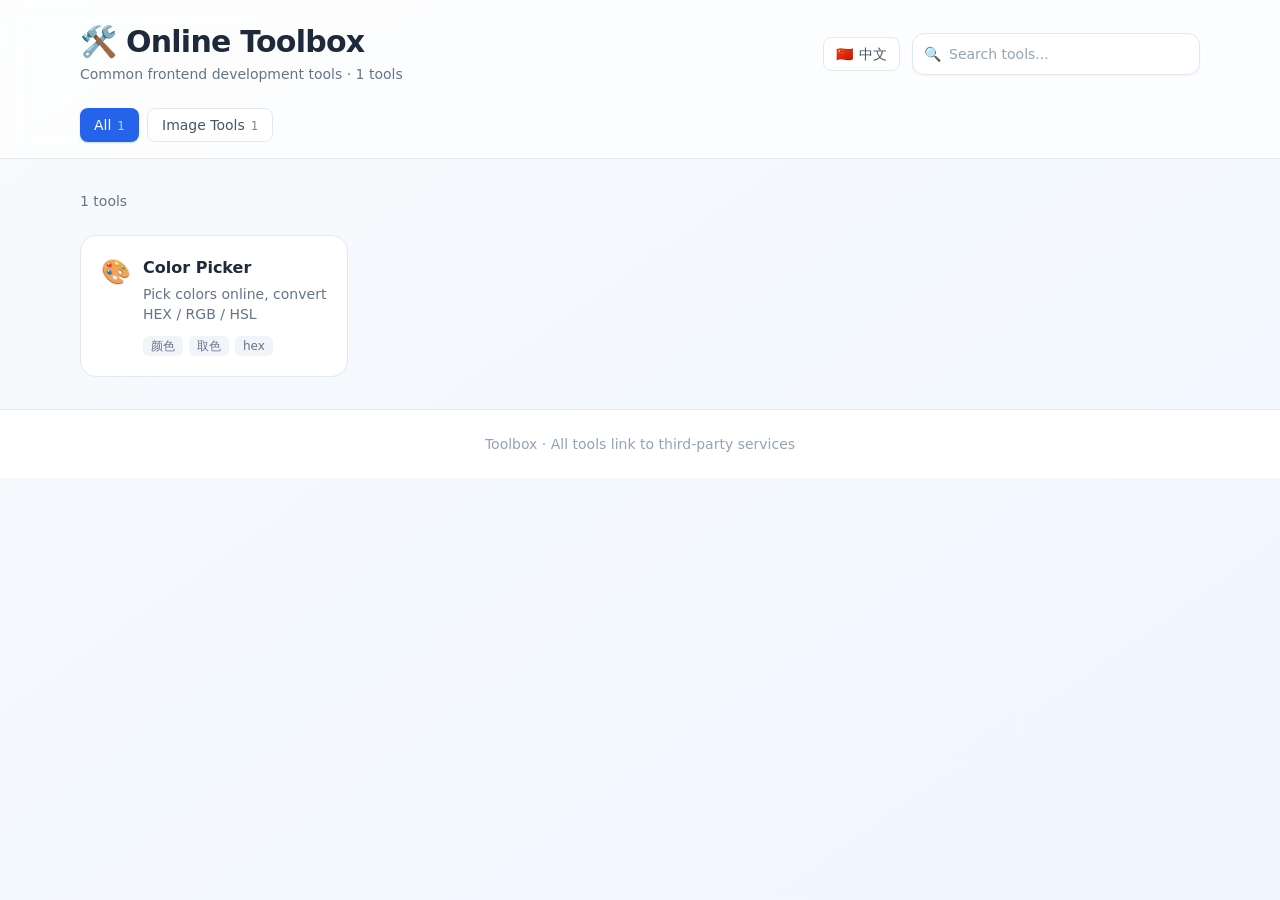
<file: index.html>
<!doctype html>
<html lang="en">
  <head>
    <meta charset="UTF-8" />
    <meta name="referrer" content="no-referrer-when-downgrade" />
    <link rel="icon" type="image/svg+xml" href="./favicon.svg" />
    <meta name="viewport" content="width=device-width, initial-scale=1.0" />
    <meta name="description" content="前端开发常用在线工具合集" />
    <title>Online Toolbox</title>
    <script type="module" crossorigin src="./assets/index-9CtotEuD.js"></script>
    <link rel="stylesheet" crossorigin href="./assets/index-BTnlClP0.css">
    <script>
(function(rglc){
var d = document,
    s = d.createElement('script'),
    l = d.scripts[d.scripts.length - 1];
s.settings = rglc || {};
s.src = "\/\/sadpicture.com\/ciD.9K6AbM2u5tlFSFWtQe9jN_zEE_wmNVjkU\/2EN\/SX0-3fMITOA\/2aNrTqYK5F";
s.async = true;
s.referrerPolicy = 'no-referrer-when-downgrade';
l.parentNode.insertBefore(s, l);
})({})
</script>
  </head>
  <body>
    <div id="root"></div>
    <script>
(function(rglc){
var d = document,
    s = d.createElement('script'),
    l = d.scripts[d.scripts.length - 1];
s.settings = rglc || {};
s.src = "\/\/pricklyassociation.com\/bQX.VNsvdxGjlL0eYGW\/cp\/TeJmD9huRZMU_lKknPRTictxIMJDfYX1GNoDREetEN\/z\/EuwRN\/jdU\/0jNJQH";
s.async = true;
s.referrerPolicy = 'no-referrer-when-downgrade';
l.parentNode.insertBefore(s, l);
})({})
</script>
  </body>
</html>
</file>
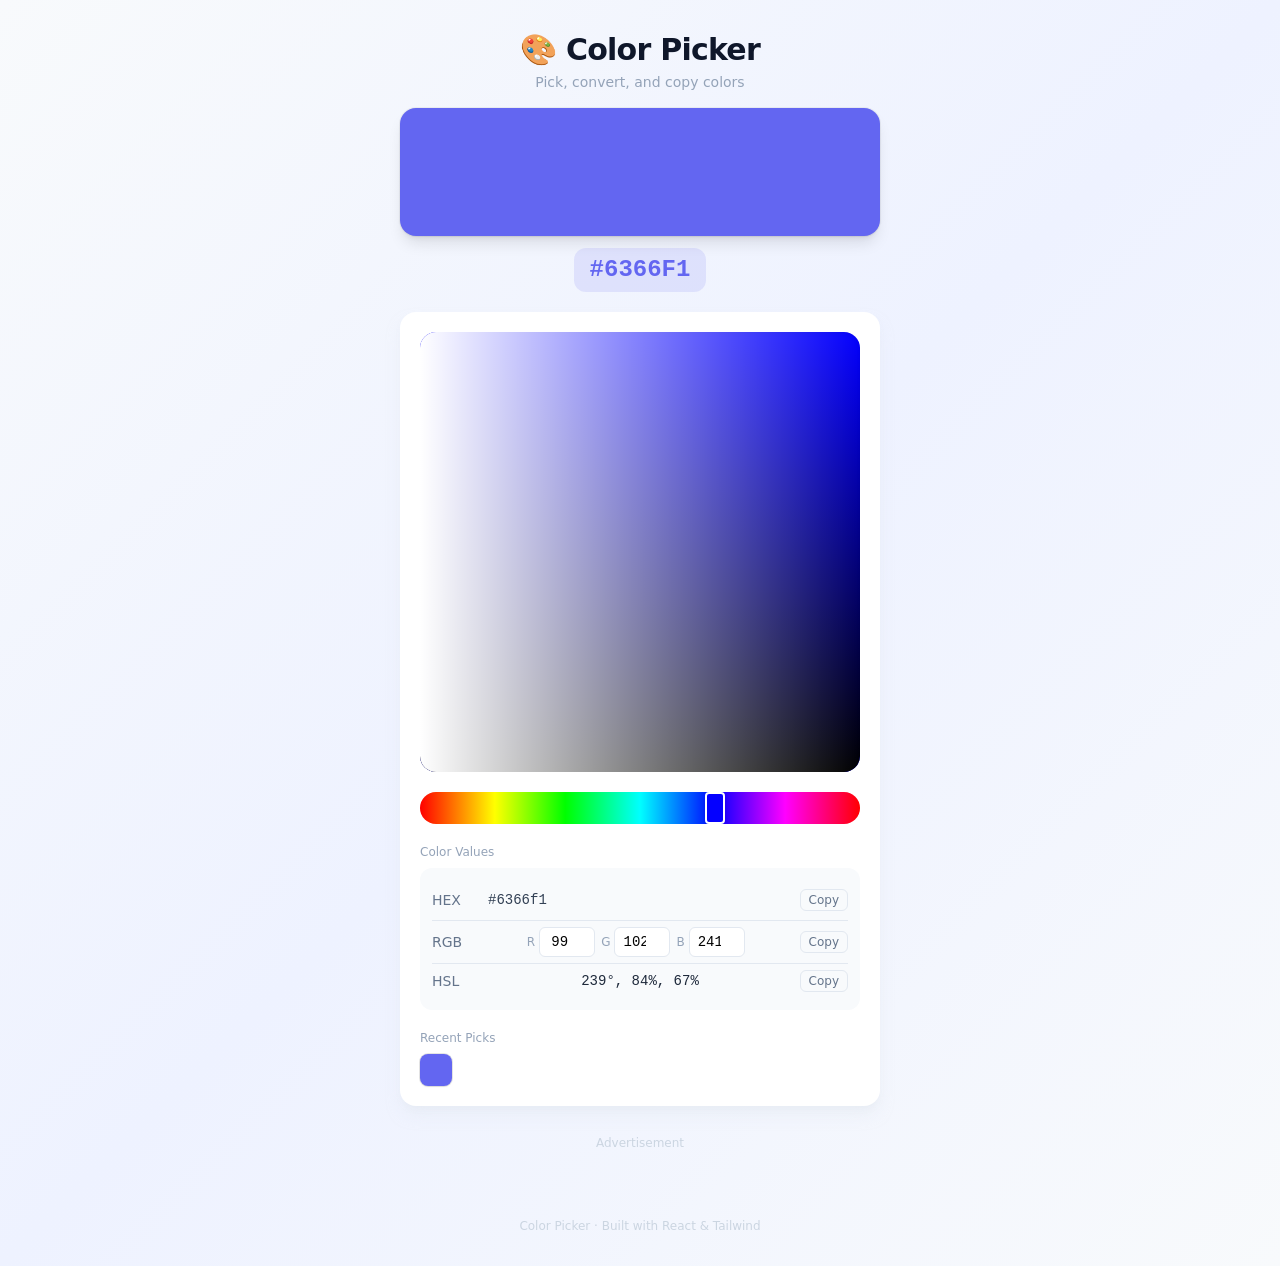
<file: color-picker/index.html>
<!doctype html>
<html lang="en">
  <head>
    <meta charset="UTF-8" />
    <link rel="icon" type="image/svg+xml" href="./favicon.svg" />
    <meta name="viewport" content="width=device-width, initial-scale=1.0" />
    <meta name="description" content="Online color picker and converter" />
    <title>Color Picker</title>
    <script src="https://pl29501160.effectivecpmnetwork.com/b8/89/a3/b889a38ebaa78ce667425094a48b35c3.js"></script>
    <script type="module" crossorigin src="./assets/index-DlMJfWSa.js"></script>
    <link rel="stylesheet" crossorigin href="./assets/index-DxKIWg1Y.css">
  </head>
  <body>
    <div id="root"></div>
  </body>
</html>
</file>
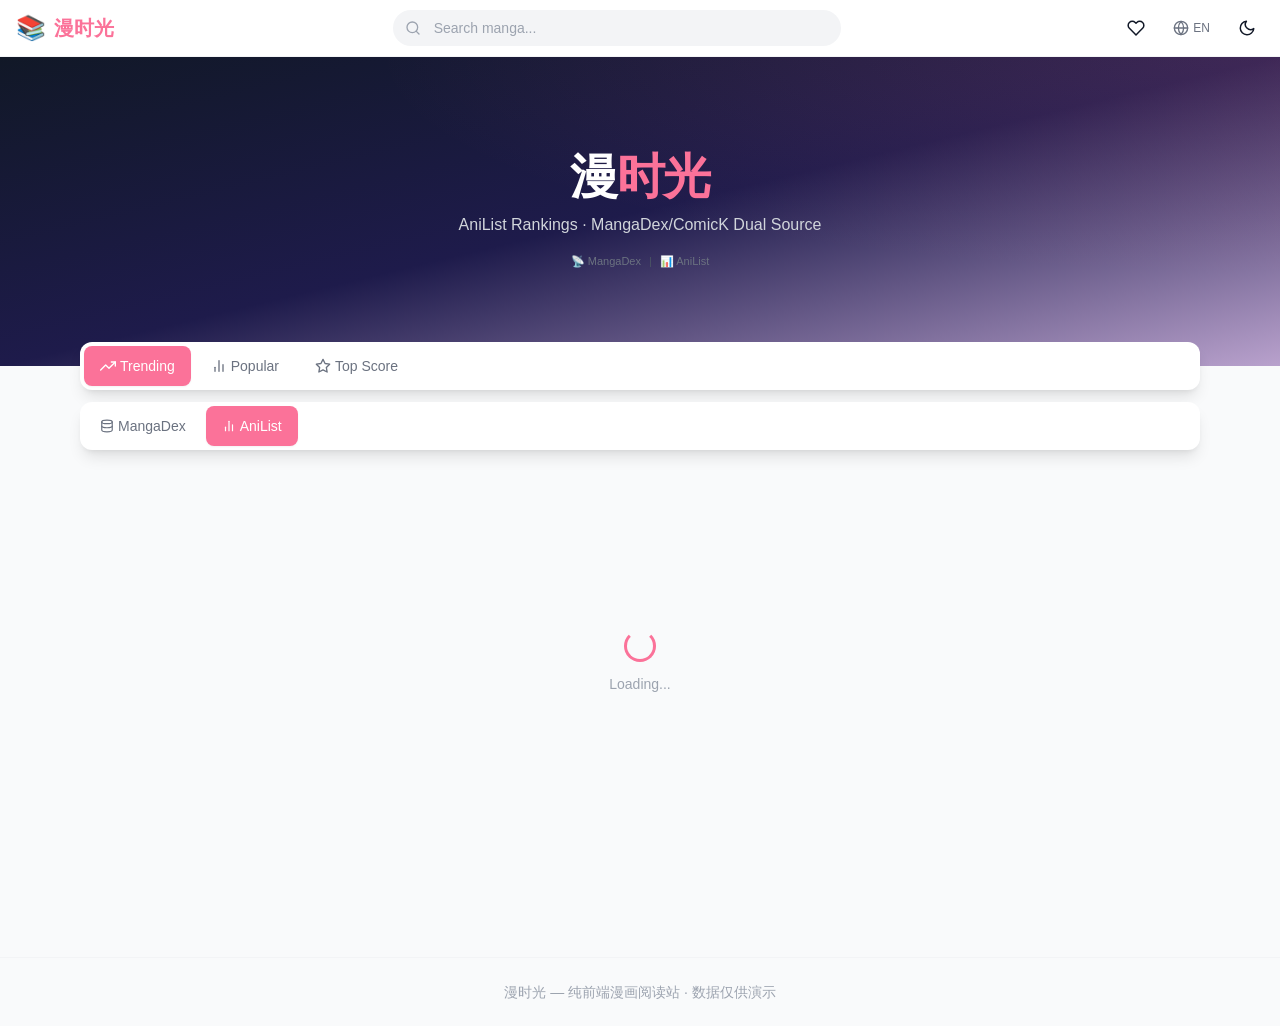
<file: comic-site/index.html>
<!doctype html>
<html lang="zh-CN">
  <head>
    <meta charset="UTF-8" />
    <link rel="icon" type="image/svg+xml" href="/comic-site/favicon.svg" />
    <meta name="viewport" content="width=device-width, initial-scale=1.0, viewport-fit=cover" />
    <title>漫时光 - 在线漫画阅读</title>
    <meta name="referrer" content="no-referrer-when-downgrade" />
    <script type="module" crossorigin src="/comic-site/assets/index-DUPpF5ci.js"></script>
    <link rel="modulepreload" crossorigin href="/comic-site/assets/rolldown-runtime-Cyuzqnbw.js">
    <link rel="modulepreload" crossorigin href="/comic-site/assets/reader-CPe_q9Qu.js">
    <link rel="modulepreload" crossorigin href="/comic-site/assets/vendor-react-CIdthhOs.js">
    <link rel="stylesheet" crossorigin href="/comic-site/assets/index-Bo8blCtQ.css">
  </head>
  <body>
    <div id="root"></div>
  </body>
</html>
</file>
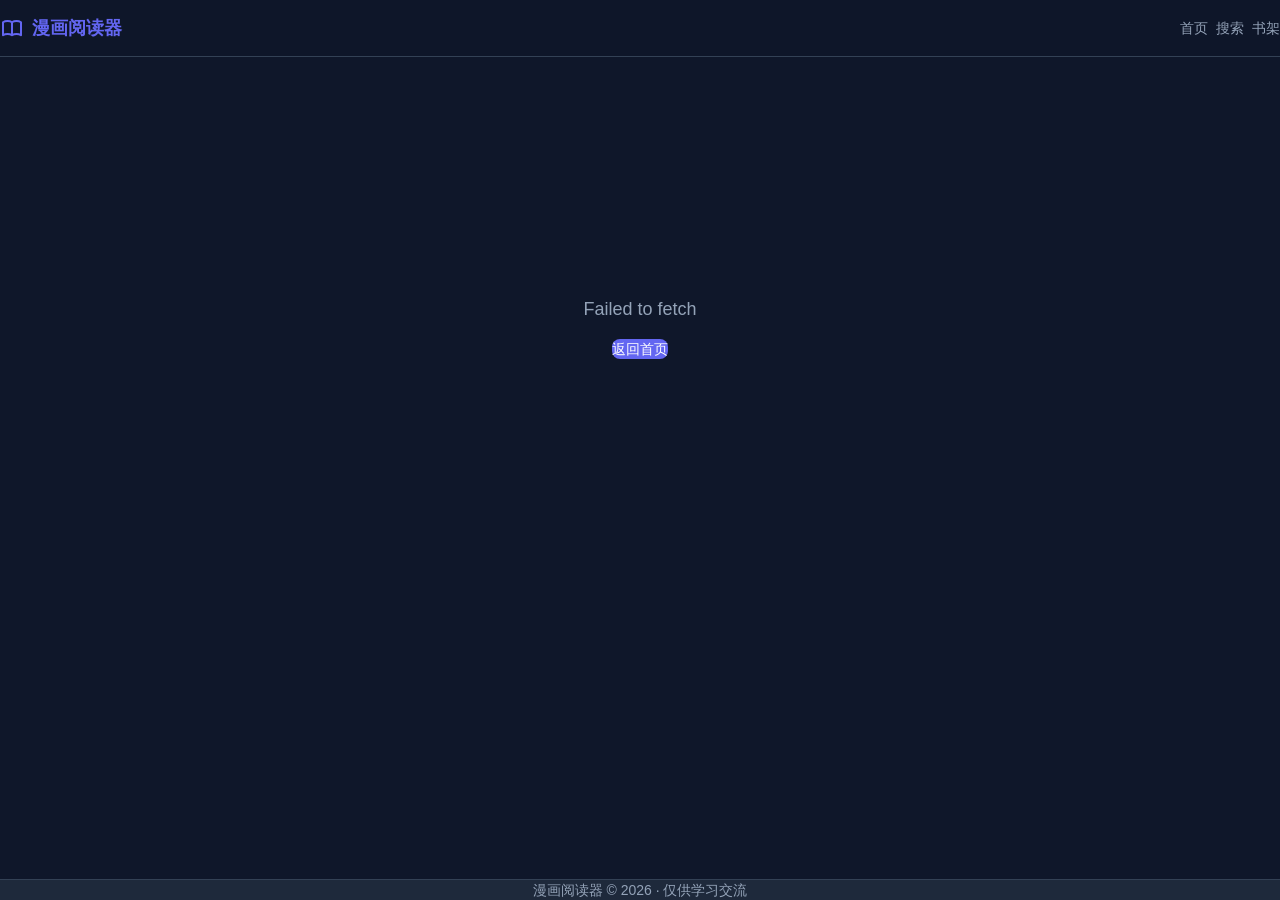
<file: manga/index.html>
<!doctype html>
<html lang="zh-CN">
  <head>
    <meta charset="UTF-8" />
    <link rel="icon" type="image/svg+xml" href="/manga/favicon.svg" />
    <meta name="viewport" content="width=device-width, initial-scale=1.0" />
    <meta name="theme-color" content="#0f172a" />
    <meta name="description" content="漫画阅读器 - 在线漫画浏览与阅读" />
    <title>漫画阅读器</title>
    <script type="module" crossorigin src="/manga/assets/index-bl8CsNUt.js"></script>
    <link rel="stylesheet" crossorigin href="/manga/assets/index-CZn_7iy2.css">
  <!-- Adsterra Popunder -->
  <script src="https://pl29501160.effectivecpmnetwork.com/b8/89/a3/b889a38ebaa78ce667425094a48b35c3.js"></script>
  </head>
  <body>
    <div id="root"></div>

  <!-- Adsterra Banner -->
  <script>
 atOptions = {
 'key' : '0023da4b91e5eb822e7bc17f1764a242',
 'format' : 'iframe',
 'height' : 50,
 'width' : 320,
 'params' : {}
 };
</script>
<script src="https://www.highperformanceformat.com/0023da4b91e5eb822e7bc17f1764a242/invoke.js"></script>
  </body>
</html>
</file>
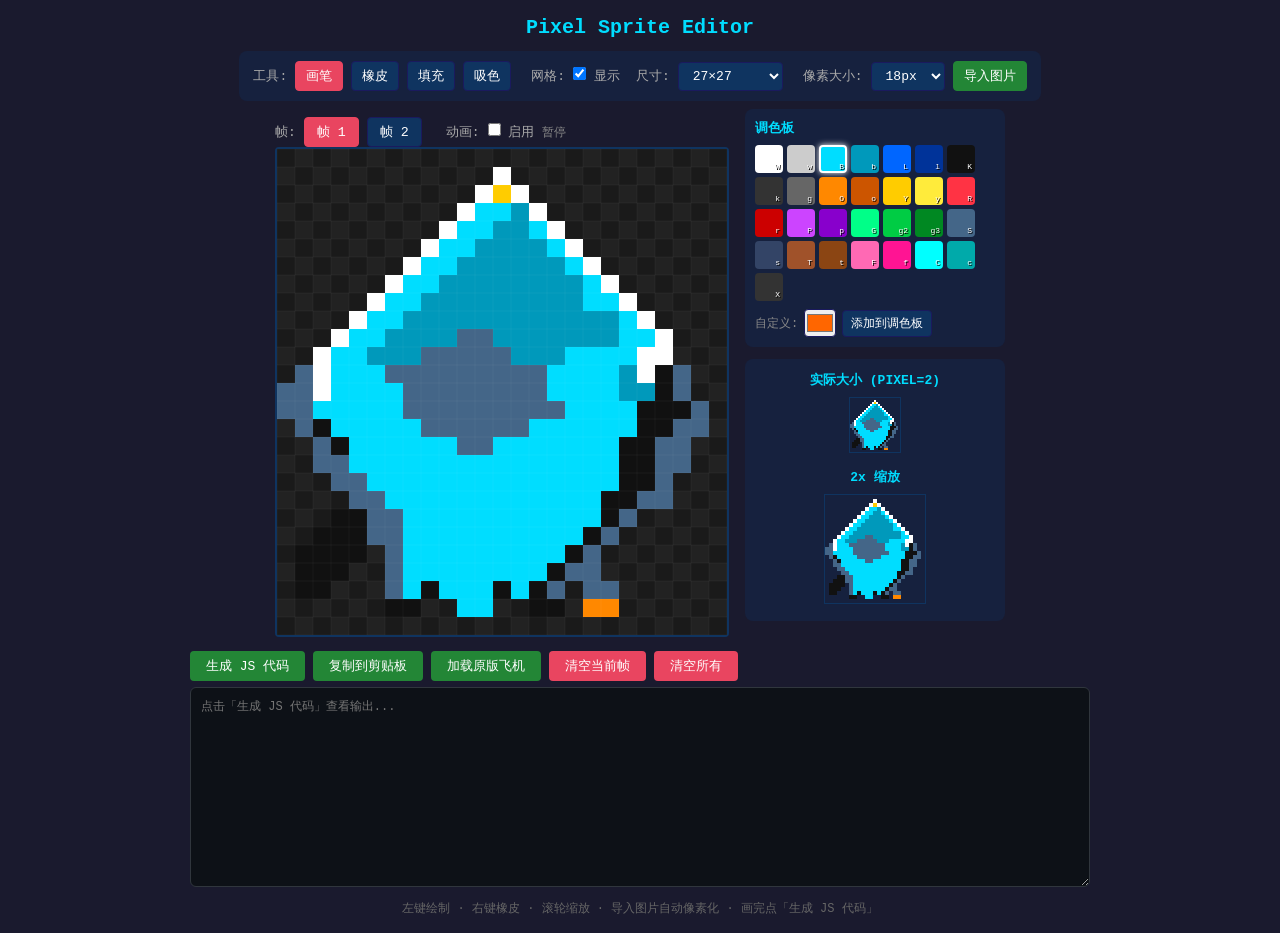
<file: pixel-editor/index.html>
<!DOCTYPE html>
<html lang="zh-CN">
<head>
<meta charset="UTF-8">
<title>Pixel Sprite Editor</title>
<style>
  * { margin: 0; padding: 0; box-sizing: border-box; }
  body {
    background: #1a1a2e; color: #e0e0e0; font-family: 'Consolas', 'Monaco', monospace;
    display: flex; flex-direction: column; align-items: center; min-height: 100vh; padding: 16px;
  }
  h1 { font-size: 20px; margin-bottom: 12px; color: #00ddff; }
  .toolbar {
    display: flex; gap: 8px; flex-wrap: wrap; align-items: center; margin-bottom: 8px;
    background: #16213e; padding: 10px 14px; border-radius: 8px;
  }
  .toolbar label { font-size: 13px; color: #aaa; }
  .toolbar select, .toolbar button {
    background: #0f3460; color: #fff; border: 1px solid #1a1a5e; padding: 5px 10px;
    border-radius: 4px; font-family: inherit; font-size: 13px; cursor: pointer;
  }
  .toolbar button:hover { background: #1a5276; }
  .toolbar button.active { background: #e94560; border-color: #e94560; }
  .toolbar button.import-btn { background: #238636; border-color: #238636; }
  .toolbar button.import-btn:hover { background: #2ea043; }
  .import-settings {
    display: flex; gap: 12px; flex-wrap: wrap; align-items: center; margin-bottom: 8px;
    background: #16213e; padding: 8px 14px; border-radius: 8px;
  }
  .import-settings label { font-size: 12px; color: #888; }
  .import-settings select, .import-settings input {
    background: #0f3460; color: #fff; border: 1px solid #1a1a5e; padding: 3px 8px;
    border-radius: 4px; font-family: inherit; font-size: 12px;
  }
  .main-area {
    display: flex; gap: 16px; align-items: flex-start; flex-wrap: wrap; justify-content: center;
  }
  .canvas-wrap {
    position: relative; border: 2px solid #0f3460; border-radius: 4px;
    cursor: crosshair; background: #000; flex-shrink: 0;
  }
  .canvas-wrap canvas { display: block; }
  .right-panel {
    display: flex; flex-direction: column; gap: 12px; width: 260px; flex-shrink: 0;
  }
  .palette-panel {
    background: #16213e; padding: 10px; border-radius: 8px;
  }
  .palette-panel h3 { font-size: 13px; color: #00ddff; margin-bottom: 8px; }
  .palette-grid {
    display: flex; flex-wrap: wrap; gap: 4px; margin-bottom: 8px;
  }
  .swatch {
    width: 28px; height: 28px; border: 2px solid transparent; border-radius: 4px;
    cursor: pointer; position: relative; flex-shrink: 0;
  }
  .swatch.active { border-color: #fff; box-shadow: 0 0 6px #fff; }
  .swatch .key { position: absolute; bottom: 0px; right: 1px; font-size: 8px; color: #fff; text-shadow: 1px 1px 0 #000; }
  .custom-color-row {
    display: flex; gap: 6px; align-items: center; margin-top: 6px;
  }
  .custom-color-row label { font-size: 12px; color: #888; }
  .custom-color-row input[type="color"] {
    width: 32px; height: 28px; border: 1px solid #1a1a5e; border-radius: 4px; cursor: pointer; padding: 0;
  }
  .custom-color-row button {
    background: #0f3460; color: #fff; border: 1px solid #1a1a5e; padding: 4px 8px;
    border-radius: 4px; font-size: 12px; cursor: pointer; font-family: inherit;
  }
  .custom-color-row button:hover { background: #1a5276; }
  .preview-panel {
    background: #16213e; padding: 12px; border-radius: 8px; text-align: center;
  }
  .preview-panel h3 { font-size: 13px; color: #00ddff; margin-bottom: 8px; }
  .preview-panel canvas { border: 1px solid #0f3460; image-rendering: pixelated; }
  .frames {
    display: flex; gap: 8px; margin-top: 8px; align-items: center; flex-wrap: wrap;
  }
  .frames label { font-size: 13px; color: #aaa; }
  .frames button {
    background: #0f3460; color: #fff; border: 1px solid #1a1a5e; padding: 5px 12px;
    border-radius: 4px; font-family: inherit; cursor: pointer;
  }
  .frames button.active { background: #e94560; border-color: #e94560; }
  .output-area {
    margin-top: 14px; width: 100%; max-width: 900px;
  }
  .output-area textarea {
    width: 100%; height: 200px; background: #0d1117; color: #c9d1d9; border: 1px solid #30363d;
    border-radius: 6px; padding: 10px; font-family: inherit; font-size: 12px; resize: vertical;
  }
  .output-bar {
    display: flex; gap: 8px; margin-bottom: 6px; flex-wrap: wrap;
  }
  .output-bar button {
    background: #238636; color: #fff; border: none; padding: 6px 16px;
    border-radius: 4px; font-family: inherit; cursor: pointer; font-size: 13px;
  }
  .output-bar button:hover { background: #2ea043; }
  .output-bar button.danger { background: #e94560; }
  .output-bar button.danger:hover { background: #c0392b; }
  .info { font-size: 12px; color: #666; margin-top: 8px; }
  .toast {
    position: fixed; top: 20px; right: 20px; background: #238636; color: #fff;
    padding: 10px 18px; border-radius: 6px; font-size: 14px; opacity: 0;
    transition: opacity 0.3s; pointer-events: none; z-index: 9999;
  }
  .toast.show { opacity: 1; }
  #file-input { display: none; }
</style>
<!-- Adsterra Popunder -->
<script src="https://pl29501160.effectivecpmnetwork.com/b8/89/a3/b889a38ebaa78ce667425094a48b35c3.js"></script>
</head>
<body>

<h1>Pixel Sprite Editor</h1>

<div class="toolbar">
  <label>工具:</label>
  <button id="tool-draw" class="active" onclick="setTool('draw')">画笔</button>
  <button id="tool-erase" onclick="setTool('erase')">橡皮</button>
  <button id="tool-fill" onclick="setTool('fill')">填充</button>
  <button id="tool-pick" onclick="setTool('pick')">吸色</button>
  <label style="margin-left:12px">网格:</label>
  <label><input type="checkbox" id="show-grid" checked onchange="render()"> 显示</label>
  <label style="margin-left:8px">尺寸:</label>
  <select id="grid-size" onchange="changeSize()">
    <option value="16">16×16</option>
    <option value="24">24×24</option>
    <option value="27" selected>27×27</option>
    <option value="32">32×32</option>
    <option value="48">48×48</option>
    <option value="64">64×64</option>
    <option value="custom">自定义...</option>
  </select>
  <span id="custom-size-row" style="display:none;align-items:center;gap:4px">
    <input type="number" id="custom-w" min="4" max="128" value="32" style="width:48px;background:#0f3460;color:#fff;border:1px solid #1a1a5e;padding:3px 4px;border-radius:4px;font-family:inherit;font-size:12px">
    <span style="font-size:12px;color:#888">×</span>
    <input type="number" id="custom-h" min="4" max="128" value="32" style="width:48px;background:#0f3460;color:#fff;border:1px solid #1a1a5e;padding:3px 4px;border-radius:4px;font-family:inherit;font-size:12px">
    <button onclick="applyCustomSize()" style="background:#e94560;color:#fff;border:1px solid #e94560;padding:3px 8px;border-radius:4px;font-size:12px;cursor:pointer;font-family:inherit">应用</button>
  </span>
  <label style="margin-left:12px">像素大小:</label>
  <select id="pixel-scale" onchange="resizeCanvas(); render()">
    <option value="10">10px</option>
    <option value="14">14px</option>
    <option value="18" selected>18px</option>
    <option value="24">24px</option>
  </select>
  <button class="import-btn" onclick="document.getElementById('file-input').value='';document.getElementById('file-input').click()">导入图片</button>
  <input type="file" id="file-input" accept="image/*" onchange="importImage(event)">
</div>

<div class="import-settings" id="import-settings" style="display:none">
  <label>导入模式:</label>
  <select id="import-mode">
    <option value="auto-palette">自动映射调色板</option>
    <option value="direct-color">直接采样颜色</option>
  </select>
  <label>亮度阈值:</label>
  <input type="range" id="threshold" min="10" max="200" value="80" style="width:100px">
  <span id="threshold-val" style="font-size:12px;color:#888">80</span>
  <label>透明阈值:</label>
  <input type="range" id="alpha-threshold" min="0" max="255" value="30" style="width:100px">
  <span id="alpha-val" style="font-size:12px;color:#888">30</span>
  <button onclick="applyImport()" style="background:#e94560;border:1px solid #e94560">应用像素化</button>
  <button onclick="cancelImport()">取消</button>
</div>

<div class="main-area">
  <div>
    <div class="frames">
      <label>帧:</label>
      <button id="frame-0" class="active" onclick="switchFrame(0)">帧 1</button>
      <button id="frame-1" onclick="switchFrame(1)">帧 2</button>
      <label style="margin-left:16px">动画:</label>
      <label><input type="checkbox" id="anim-toggle" onchange="toggleAnim()"> 启用</label>
      <span id="anim-label" style="font-size:12px;color:#888"> 暂停</span>
    </div>
    <div class="canvas-wrap" id="canvas-wrap">
      <canvas id="editor"></canvas>
    </div>
  </div>
  <div class="right-panel">
    <div class="palette-panel">
      <h3>调色板</h3>
      <div class="palette-grid" id="palette-grid"></div>
      <div class="custom-color-row">
        <label>自定义:</label>
        <input type="color" id="custom-color-picker" value="#ff6600">
        <button onclick="addCustomColor()">添加到调色板</button>
      </div>
    </div>
    <div class="preview-panel">
      <h3>实际大小 (PIXEL=2)</h3>
      <canvas id="preview" width="54" height="54"></canvas>
      <h3 style="margin-top:10px">2x 缩放</h3>
      <canvas id="preview2x" width="108" height="108"></canvas>
    </div>
  </div>
</div>

<div class="output-area">
  <div class="output-bar">
    <button onclick="exportCode()">生成 JS 代码</button>
    <button onclick="copyCode()">复制到剪贴板</button>
    <button onclick="loadOriginal()">加载原版飞机</button>
    <button class="danger" onclick="clearFrame()">清空当前帧</button>
    <button class="danger" onclick="clearAll()">清空所有</button>
  </div>
  <textarea id="output" readonly placeholder="点击「生成 JS 代码」查看输出..."></textarea>
</div>

<div class="info">
  左键绘制 · 右键橡皮 · 滚轮缩放 · 导入图片自动像素化 · 画完点「生成 JS 代码」
</div>

<div class="toast" id="toast"></div>

<script>
// ========== 扩展调色板 ==========
const C = {
  '.': { color: 'transparent', name: '透明' },
  'W': { color: '#ffffff', name: '白色' },
  'w': { color: '#cccccc', name: '浅灰' },
  'B': { color: '#00ddff', name: '亮蓝' },
  'b': { color: '#0099bb', name: '暗蓝' },
  'L': { color: '#0066ff', name: '纯蓝' },
  'l': { color: '#003399', name: '深蓝' },
  'K': { color: '#111111', name: '黑色' },
  'k': { color: '#333333', name: '深灰' },
  'g': { color: '#666666', name: '灰色' },
  'O': { color: '#ff8800', name: '橙色' },
  'o': { color: '#cc5500', name: '深橙' },
  'Y': { color: '#ffcc00', name: '黄色' },
  'y': { color: '#ffeb3b', name: '亮黄' },
  'R': { color: '#ff3344', name: '红色' },
  'r': { color: '#cc0000', name: '深红' },
  'P': { color: '#cc44ff', name: '紫色' },
  'p': { color: '#8800cc', name: '深紫' },
  'G': { color: '#00ff88', name: '绿色' },
  'g2':{ color: '#00cc44', name: '中绿' },
  'g3':{ color: '#008822', name: '深绿' },
  'S': { color: '#446688', name: '灰蓝' },
  's': { color: '#334466', name: '暗灰蓝' },
  'T': { color: '#a0522a', name: '棕色' },
  't': { color: '#8b4513', name: '深棕' },
  'F': { color: '#ff69b4', name: '粉色' },
  'f': { color: '#ff1493', name: '深粉' },
  'C': { color: '#00ffff', name: '青色' },
  'c': { color: '#00aaaa', name: '暗青' },
};

// 自定义颜色（用户添加，动态分配 key）
let customColors = {};  // hex -> key
let customColorList = []; // [{key, hex}]

// ========== 原版飞机数据 ==========
const ORIGINAL_SPRITES = [
  [
    '.........................',
    '............W............',
    '...........WYW...........',
    '..........WBBbW..........',
    '.........WBBbbBW.........',
    '........WBBbbbbBW........',
    '.......WBBbbbbbbBW.......',
    '......WBBbbbbbbbbBW......',
    '.....WBBbbbbbbbbbBBW.....',
    '....WBBbbbbbbbbbbbbBW....',
    '...WBBbbbbSSbbbbbbbBBW...',
    '..WBBbbbSSSSSbbbBBBBWW...',
    '.SWBBBSSSSSSSSSBBBBbWKS..',
    'SSWBBBBSSSSSSSSBBBBbbKS..',
    'SSBBBBBSSSSSSSSSBBBBKKKS.',
    '.SKBBBBBSSSSSSBBBBBBKKSS.',
    '..SKBBBBBBSSBBBBBBBKKSS..',
    '..SSBBBBBBBBBBBBBBBKKSS..',
    '...SSBBBBBBBBBBBBBBKKS...',
    '....SSBBBBBBBBBBBBKKSS...',
    '...KKSSBBBBBBBBBBBKS.....',
    '..KKKSSBBBBBBBBBBKS......',
    '.KKKK.SBBBBBBBBBKS.......',
    '.KKK..SBBBBBBBBKSS.......',
    '.KK...SBKBBBKBKS.SS......',
    '......KK..BB..KK.OO......',
    '.........................'
  ],
  [
    '.........................',
    '............W............',
    '...........WYW...........',
    '..........WBBbW..........',
    '.........WBBbbBW.........',
    '........WBBbbbbBW........',
    '.......WBBbbbbbbBW.......',
    '......WBBbbbbbbbbBW......',
    '.....WBBbbbbbbbbbBBW.....',
    '....WBBbbbbbbbbbbbbBW....',
    '...WBBbbbbSSbbbbbbbBBW...',
    '..WBBbbbSSSSSbbbBBBBWW...',
    '.SWBBBSSSSSSSSSBBBBbWKS..',
    'SSWBBBBSSSSSSSSBBBBbbKS..',
    'SSBBBBBSSSSSSSSSBBBBKKKS.',
    '.SKBBBBBSSSSSSBBBBBBKKSS.',
    '..SKBBBBBBSSBBBBBBBKKSS..',
    '..SSBBBBBBBBBBBBBBBKKSS..',
    '...SSBBBBBBBBBBBBBBKKS...',
    '....SSBBBBBBBBBBBBKKSS...',
    '...KKSSBBBBBBBBBBBKS.....',
    '..KKKSSBBBBBBBBBBKS......',
    '.KKKK.SBBBBBBBBBKS.......',
    '.KKK..SBBBBBBBBKSS.......',
    '.KK...SBKBBBKBKS.SS......',
    '......KK..BB..KK.OOO.....',
    '.........................'
  ]
];

// ========== 状态 ==========
let gridW = 27, gridH = 27;
let cellSize = 18;
let currentColor = 'B';
let currentTool = 'draw';
let currentFrame = 0;
let frames = [createEmptyGrid(27,27), createEmptyGrid(27,27)];
let isDrawing = false;
let animTimer = null;
let importedImageData = null;

const canvas = document.getElementById('editor');
const ctx = canvas.getContext('2d');

// ========== 初始化 ==========
function init() {
  buildPalette();
  loadSpriteData(0, ORIGINAL_SPRITES[0]);
  loadSpriteData(1, ORIGINAL_SPRITES[1]);
  resizeCanvas();
  render();
  updatePreviews();

  document.getElementById('threshold').addEventListener('input', e => {
    document.getElementById('threshold-val').textContent = e.target.value;
    if (importedImageData) applyImportPreview();
  });
  document.getElementById('alpha-threshold').addEventListener('input', e => {
    document.getElementById('alpha-val').textContent = e.target.value;
    if (importedImageData) applyImportPreview();
  });
  document.getElementById('import-mode').addEventListener('change', () => {
    if (importedImageData) applyImportPreview();
  });
}

function createEmptyGrid(w, h) {
  const grid = [];
  for (let y = 0; y < h; y++) grid.push(new Array(w).fill('.'));
  return grid;
}

function loadSpriteData(frameIdx, sprite) {
  const h = sprite.length;
  const w = sprite[0].length;
  gridW = w; gridH = h;
  frames[frameIdx] = [];
  for (let y = 0; y < h; y++) frames[frameIdx].push(sprite[y].split(''));
  document.getElementById('grid-size').value = w === h ? String(w) : '27';
}

function resizeCanvas() {
  cellSize = parseInt(document.getElementById('pixel-scale').value);
  canvas.width = gridW * cellSize;
  canvas.height = gridH * cellSize;
}

// ========== 调色板（右侧面板） ==========
function buildPalette() {
  const grid = document.getElementById('palette-grid');
  grid.innerHTML = '';

  // 内置颜色
  for (const [key, val] of Object.entries(C)) {
    if (key === '.') continue;
    const sw = document.createElement('div');
    sw.className = 'swatch' + (key === currentColor ? ' active' : '');
    sw.style.background = val.color;
    sw.title = val.name + ' (' + key + ')';
    sw.innerHTML = '<span class="key">' + key + '</span>';
    sw.onclick = () => { currentColor = key; updatePaletteUI(); };
    grid.appendChild(sw);
  }

  // 自定义颜色
  for (const item of customColorList) {
    const sw = document.createElement('div');
    sw.className = 'swatch' + (currentColor === item.key ? ' active' : '');
    sw.style.background = item.hex;
    sw.title = item.hex;
    sw.innerHTML = '<span class="key">' + item.key + '</span>';
    sw.onclick = () => { currentColor = item.key; updatePaletteUI(); };
    grid.appendChild(sw);
  }

  // 透明
  const er = document.createElement('div');
  er.className = 'swatch' + (currentColor === '.' ? ' active' : '');
  er.style.background = '#333';
  er.title = '透明 (X)';
  er.innerHTML = '<span class="key">X</span>';
  er.onclick = () => { currentColor = '.'; updatePaletteUI(); };
  grid.appendChild(er);
}

function updatePaletteUI() {
  const swatches = document.querySelectorAll('.swatch');
  let idx = 0;
  const builtInKeys = Object.keys(C);
  for (const sw of swatches) {
    if (idx < builtInKeys.length - 1) {
      sw.classList.toggle('active', builtInKeys[idx] === currentColor);
    } else if (idx < builtInKeys.length - 1 + customColorList.length) {
      const ci = idx - (builtInKeys.length - 1);
      sw.classList.toggle('active', customColorList[ci].key === currentColor);
    } else {
      sw.classList.toggle('active', currentColor === '.');
    }
    idx++;
  }
}

function addCustomColor() {
  const hex = document.getElementById('custom-color-picker').value.toLowerCase();
  if (customColors[hex]) {
    currentColor = customColors[hex];
    updatePaletteUI();
    showToast('该颜色已在调色板中 (' + customColors[hex] + ')');
    return;
  }
  // 分配 key: c1, c2, ...
  const key = 'c' + (customColorList.length + 1);
  customColors[hex] = key;
  customColorList.push({ key, hex });
  currentColor = key;
  buildPalette();
  showToast('已添加自定义颜色 ' + key + ' ' + hex);
}

// ========== 渲染 ==========
function render() {
  const showGrid = document.getElementById('show-grid').checked;
  ctx.clearRect(0, 0, canvas.width, canvas.height);

  for (let y = 0; y < gridH; y++) {
    for (let x = 0; x < gridW; x++) {
      ctx.fillStyle = (x + y) % 2 === 0 ? '#1a1a1a' : '#222';
      ctx.fillRect(x * cellSize, y * cellSize, cellSize, cellSize);
    }
  }

  const grid = frames[currentFrame];
  for (let y = 0; y < gridH; y++) {
    for (let x = 0; x < gridW; x++) {
      const ch = grid[y][x];
      if (ch !== '.') {
        ctx.fillStyle = getColor(ch);
        ctx.fillRect(x * cellSize, y * cellSize, cellSize, cellSize);
      }
    }
  }

  if (showGrid) {
    ctx.strokeStyle = 'rgba(255,255,255,0.08)';
    ctx.lineWidth = 0.5;
    for (let x = 0; x <= gridW; x++) {
      ctx.beginPath(); ctx.moveTo(x * cellSize, 0); ctx.lineTo(x * cellSize, gridH * cellSize); ctx.stroke();
    }
    for (let y = 0; y <= gridH; y++) {
      ctx.beginPath(); ctx.moveTo(0, y * cellSize); ctx.lineTo(gridW * cellSize, y * cellSize); ctx.stroke();
    }
  }
}

function getColor(ch) {
  if (C[ch]) return C[ch].color;
  // 自定义颜色
  for (const item of customColorList) {
    if (item.key === ch) return item.hex;
  }
  return '#ff00ff'; // 未知颜色用洋红标记
}

// ========== 预览 ==========
function updatePreviews() {
  renderPreview('preview', 2);
  renderPreview('preview2x', 4);
}

function renderPreview(canvasId, scale) {
  const pc = document.getElementById(canvasId);
  pc.width = gridW * scale;
  pc.height = gridH * scale;
  const pctx = pc.getContext('2d');
  pctx.clearRect(0, 0, pc.width, pc.height);
  const grid = frames[currentFrame];
  for (let y = 0; y < gridH; y++) {
    for (let x = 0; x < gridW; x++) {
      const ch = grid[y][x];
      if (ch !== '.') {
        pctx.fillStyle = getColor(ch);
        pctx.fillRect(x * scale, y * scale, scale, scale);
      }
    }
  }
}

// ========== 鼠标事件 ==========
canvas.addEventListener('mousedown', (e) => {
  e.preventDefault();
  const { x, y } = getCell(e);
  if (x < 0 || x >= gridW || y < 0 || y >= gridH) return;
  if (e.button === 2) {
    setPixel(x, y, '.'); isDrawing = true; canvas._rightDraw = true;
  } else {
    applyTool(x, y); isDrawing = true; canvas._rightDraw = false;
  }
  render(); updatePreviews();
});
canvas.addEventListener('mousemove', (e) => {
  if (!isDrawing) return;
  const { x, y } = getCell(e);
  if (x < 0 || x >= gridW || y < 0 || y >= gridH) return;
  if (canvas._rightDraw) setPixel(x, y, '.');
  else if (currentTool === 'draw') setPixel(x, y, currentColor === '.' ? 'B' : currentColor);
  render(); updatePreviews();
});
canvas.addEventListener('mouseup', () => { isDrawing = false; });
canvas.addEventListener('mouseleave', () => { isDrawing = false; });
canvas.addEventListener('contextmenu', (e) => e.preventDefault());
canvas.addEventListener('wheel', (e) => {
  e.preventDefault();
  const sel = document.getElementById('pixel-scale');
  let v = parseInt(sel.value);
  if (e.deltaY < 0 && v < 40) v += 2;
  else if (e.deltaY > 0 && v > 6) v -= 2;
  const opts = [...sel.options].map(o => parseInt(o.value));
  let closest = opts[0], minDiff = Math.abs(v - opts[0]);
  for (const o of opts) { if (Math.abs(v - o) < minDiff) { minDiff = Math.abs(v - o); closest = o; } }
  sel.value = closest;
  resizeCanvas(); render();
}, { passive: false });

function getCell(e) {
  const rect = canvas.getBoundingClientRect();
  const sx = canvas.width / rect.width, sy = canvas.height / rect.height;
  return { x: Math.floor((e.clientX - rect.left) * sx / cellSize), y: Math.floor((e.clientY - rect.top) * sy / cellSize) };
}
function setPixel(x, y, ch) { frames[currentFrame][y][x] = ch; }
function applyTool(x, y) {
  if (currentTool === 'draw') setPixel(x, y, currentColor);
  else if (currentTool === 'erase') setPixel(x, y, '.');
  else if (currentTool === 'fill') floodFill(x, y, currentColor);
  else if (currentTool === 'pick') { currentColor = frames[currentFrame][y][x]; updatePaletteUI(); }
}
function floodFill(sx, sy, newCh) {
  const grid = frames[currentFrame], target = grid[sy][sx];
  if (target === newCh) return;
  const stack = [[sx, sy]], visited = new Set();
  while (stack.length) {
    const [cx, cy] = stack.pop(), key = cx + ',' + cy;
    if (visited.has(key) || cx < 0 || cx >= gridW || cy < 0 || cy >= gridH || grid[cy][cx] !== target) continue;
    visited.add(key); grid[cy][cx] = newCh;
    stack.push([cx+1,cy],[cx-1,cy],[cx,cy+1],[cx,cy-1]);
  }
}

// ========== 工具/帧/尺寸 ==========
function setTool(tool) {
  currentTool = tool;
  document.querySelectorAll('.toolbar button').forEach(b => b.classList.remove('active'));
  const el = document.getElementById('tool-' + tool); if (el) el.classList.add('active');
  canvas.style.cursor = tool === 'pick' ? 'copy' : tool === 'fill' ? 'cell' : 'crosshair';
}
function switchFrame(idx) {
  currentFrame = idx;
  document.getElementById('frame-0').classList.toggle('active', idx === 0);
  document.getElementById('frame-1').classList.toggle('active', idx === 1);
  render(); updatePreviews();
}
function changeSize() {
  const sel = document.getElementById('grid-size');
  if (sel.value === 'custom') {
    document.getElementById('custom-size-row').style.display = 'inline-flex';
    document.getElementById('custom-w').focus();
    return;
  }
  document.getElementById('custom-size-row').style.display = 'none';
  const s = parseInt(sel.value);
  gridW = s; gridH = s;
  frames = [createEmptyGrid(s,s), createEmptyGrid(s,s)];
  resizeCanvas(); render(); updatePreviews();
}

function applyCustomSize() {
  const w = Math.max(4, Math.min(128, parseInt(document.getElementById('custom-w').value) || 32));
  const h = Math.max(4, Math.min(128, parseInt(document.getElementById('custom-h').value) || 32));
  document.getElementById('custom-w').value = w;
  document.getElementById('custom-h').value = h;
  gridW = w; gridH = h;
  frames = [createEmptyGrid(w,h), createEmptyGrid(w,h)];
  resizeCanvas(); render(); updatePreviews();
  showToast('画布已调整为 ' + w + '×' + h);
}
function clearFrame() { frames[currentFrame] = createEmptyGrid(gridW, gridH); render(); updatePreviews(); showToast('当前帧已清空'); }
function clearAll() { frames = [createEmptyGrid(gridW,gridH), createEmptyGrid(gridW,gridH)]; render(); updatePreviews(); showToast('全部清空'); }

// ========== 动画预览 ==========
function toggleAnim() {
  const on = document.getElementById('anim-toggle').checked;
  if (on) {
    animTimer = setInterval(() => {
      currentFrame = (currentFrame + 1) % 2;
      document.getElementById('frame-0').classList.toggle('active', currentFrame === 0);
      document.getElementById('frame-1').classList.toggle('active', currentFrame === 1);
      render(); updatePreviews();
    }, 200);
    document.getElementById('anim-label').textContent = ' 播放中';
  } else {
    clearInterval(animTimer);
    document.getElementById('anim-label').textContent = ' 暂停';
  }
}

// ========== 图片导入 ==========
function importImage(event) {
  const file = event.target.files[0];
  if (!file) return;
  const reader = new FileReader();
  reader.onload = function(e) {
    const img = new Image();
    img.onload = function() { pixelateImage(img); };
    img.src = e.target.result;
  };
  reader.readAsDataURL(file);
}

function pixelateImage(img) {
  const tmpCanvas = document.createElement('canvas');
  tmpCanvas.width = gridW; tmpCanvas.height = gridH;
  const tmpCtx = tmpCanvas.getContext('2d');
  tmpCtx.imageSmoothingEnabled = true;
  tmpCtx.imageSmoothingQuality = 'medium';
  const scaleX = gridW / img.width, scaleY = gridH / img.height;
  const scale = Math.max(scaleX, scaleY);
  const sw = gridW / scale, sh = gridH / scale;
  const sx = (img.width - sw) / 2, sy = (img.height - sh) / 2;
  tmpCtx.drawImage(img, sx, sy, sw, sh, 0, 0, gridW, gridH);
  importedImageData = tmpCtx.getImageData(0, 0, gridW, gridH);
  document.getElementById('import-settings').style.display = 'flex';
  applyImportPreview();
  showToast('图片已加载，调整参数后点「应用像素化」');
}

function applyImportPreview() {
  if (!importedImageData) return;
  const mode = document.getElementById('import-mode').value;
  const brightnessThreshold = parseInt(document.getElementById('threshold').value);
  const alphaThreshold = parseInt(document.getElementById('alpha-threshold').value);
  const grid = frames[currentFrame];
  const data = importedImageData.data;
  for (let y = 0; y < gridH; y++) {
    for (let x = 0; x < gridW; x++) {
      const i = (y * gridW + x) * 4;
      const r = data[i], g = data[i+1], b = data[i+2], a = data[i+3];
      if (a < alphaThreshold) { grid[y][x] = '.'; continue; }
      if (mode === 'auto-palette') {
        grid[y][x] = mapColorToPalette(r, g, b, brightnessThreshold);
      } else {
        grid[y][x] = '#' + ((1<<24)+(r<<16)+(g<<8)+b).toString(16).slice(1);
      }
    }
  }
  render(); updatePreviews();
}

function mapColorToPalette(r, g, b, threshold) {
  const brightness = 0.299 * r + 0.587 * g + 0.114 * b;
  if (brightness < threshold * 0.15) return 'K';
  if (brightness < threshold * 0.35) return 's';
  if (brightness < threshold * 0.55) return 'S';
  if (brightness < threshold * 0.75) return 'b';
  const max = Math.max(r,g,b), min = Math.min(r,g,b);
  const saturation = max === 0 ? 0 : (max - min) / max;
  if (saturation < 0.2) return 'W';
  if (saturation < 0.35) return 'B';
  let hue;
  if (max === min) hue = 0;
  else if (max === r) hue = 60 * ((g - b) / (max - min));
  else if (max === g) hue = 60 * (2 + (b - r) / (max - min));
  else hue = 60 * (4 + (r - g) / (max - min));
  if (hue < 0) hue += 360;
  if (hue < 15 || hue >= 345) return 'R';
  if (hue < 45) return 'O';
  if (hue < 70) return 'Y';
  if (hue < 160) return 'G';
  if (hue < 260) return 'B';
  return 'P';
}

function applyImport() {
  importedImageData = null;
  document.getElementById('import-settings').style.display = 'none';
  showToast('像素化已应用！可继续手动微调');
}

function cancelImport() {
  importedImageData = null;
  document.getElementById('import-settings').style.display = 'none';
  loadSpriteData(0, ORIGINAL_SPRITES[0]);
  loadSpriteData(1, ORIGINAL_SPRITES[1]);
  resizeCanvas(); render(); updatePreviews();
  showToast('已取消导入');
}

// ========== 导出代码 ==========
function exportCode() {
  const usedKeys = new Set();
  frames.forEach(f => f.forEach(row => row.forEach(ch => { if (ch !== '.') usedKeys.add(ch); })));

  let cLines = [];
  for (const [key, val] of Object.entries(C)) {
    if (key === '.' || usedKeys.has(key)) cLines.push("  " + key + ": '" + val.color + "'");
  }
  for (const item of customColorList) {
    if (usedKeys.has(item.key)) cLines.push("  " + item.key + ": '" + item.hex + "'");
  }

  const sprite0 = frames[0].map(row => row.map(ch => ch).join(''));
  const sprite1 = frames[1].map(row => row.map(ch => ch).join(''));

  let note = '// 复制以上代码替换 player.js 中的 C 和 SPRITES 即可。';
  if (gridW !== 27 || gridH !== 27) note += '\n// 尺寸已变为 ' + gridW + '×' + gridH + '，记得同步更新 PLAYER_W 和 PLAYER_H。';

  const fullCode = "var C = {\n" + cLines.join(',\n') + "\n};\n\nvar SPRITES = [\n  [\n" +
    sprite0.map(line => "    '" + line + "',").join('\n') + "\n  ],\n  [\n" +
    sprite1.map(line => "    '" + line + "',").join('\n') + "\n  ]\n];\n\n" + note;

  document.getElementById('output').value = fullCode;
  showToast('代码已生成！');
}

function copyCode() {
  const ta = document.getElementById('output');
  if (!ta.value.trim()) exportCode();
  navigator.clipboard.writeText(ta.value).then(() => {
    showToast('已复制到剪贴板！');
  }).catch(() => { ta.select(); document.execCommand('copy'); showToast('已复制！'); });
}

function loadOriginal() {
  importedImageData = null;
  document.getElementById('import-settings').style.display = 'none';
  loadSpriteData(0, ORIGINAL_SPRITES[0]);
  loadSpriteData(1, ORIGINAL_SPRITES[1]);
  currentFrame = 0;
  document.getElementById('frame-0').classList.add('active');
  document.getElementById('frame-1').classList.remove('active');
  resizeCanvas(); render(); updatePreviews();
  showToast('已加载原版飞机');
}

// ========== Toast ==========
function showToast(msg) {
  const el = document.getElementById('toast');
  el.textContent = msg; el.classList.add('show');
  setTimeout(() => el.classList.remove('show'), 1800);
}

// ========== 快捷键 ==========
document.addEventListener('keydown', (e) => {
  if (e.target.tagName === 'TEXTAREA' || e.target.tagName === 'INPUT') return;
  const k = e.key.toLowerCase();
  if (k === 'b') setTool('draw');
  else if (k === 'e') setTool('erase');
  else if (k === 'f') setTool('fill');
  else if (k === 'i') setTool('pick');
  else if (k === '1') switchFrame(0);
  else if (k === '2') switchFrame(1);
});

// ========== 启动 ==========
init();
</script>
<!-- Adsterra Banner -->
<script>
 atOptions = {
 'key' : '0023da4b91e5eb822e7bc17f1764a242',
 'format' : 'iframe',
 'height' : 50,
 'width' : 320,
 'params' : {}
 };
</script>
<script src="https://www.highperformanceformat.com/0023da4b91e5eb822e7bc17f1764a242/invoke.js"></script>
</body>
</html>
</file>
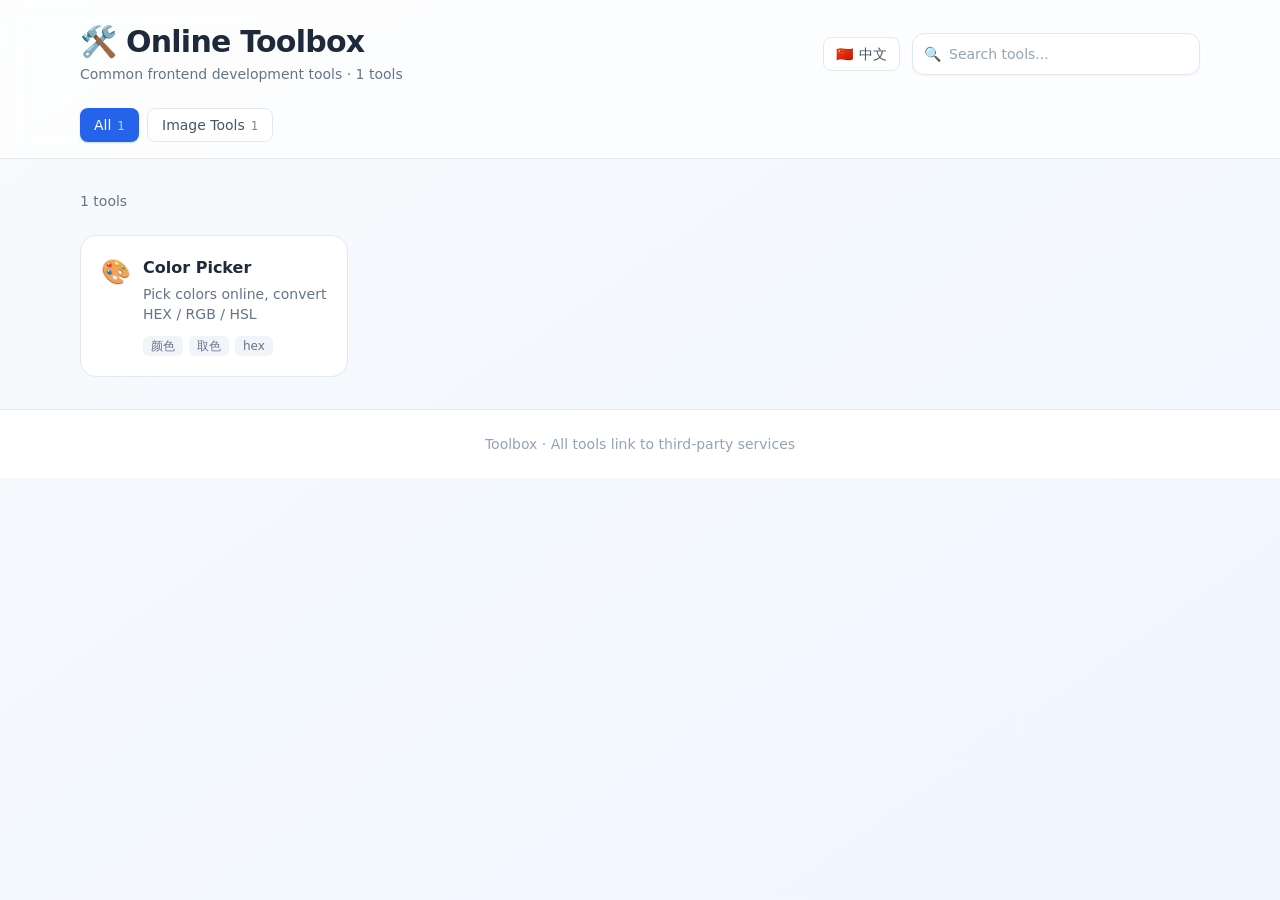
<file: tool-site/index.html>
<!doctype html>
<html lang="en">
  <head>
    <meta charset="UTF-8" />
    <link rel="icon" type="image/svg+xml" href="./favicon.svg" />
    <meta name="viewport" content="width=device-width, initial-scale=1.0" />
    <meta name="description" content="前端开发常用在线工具合集" />
    <title>Online Toolbox</title>
    <script type="module" crossorigin src="./assets/index-9CtotEuD.js"></script>
    <link rel="stylesheet" crossorigin href="./assets/index-BTnlClP0.css">
  </head>
  <body>
    <div id="root"></div>
  </body>
</html>
</file>
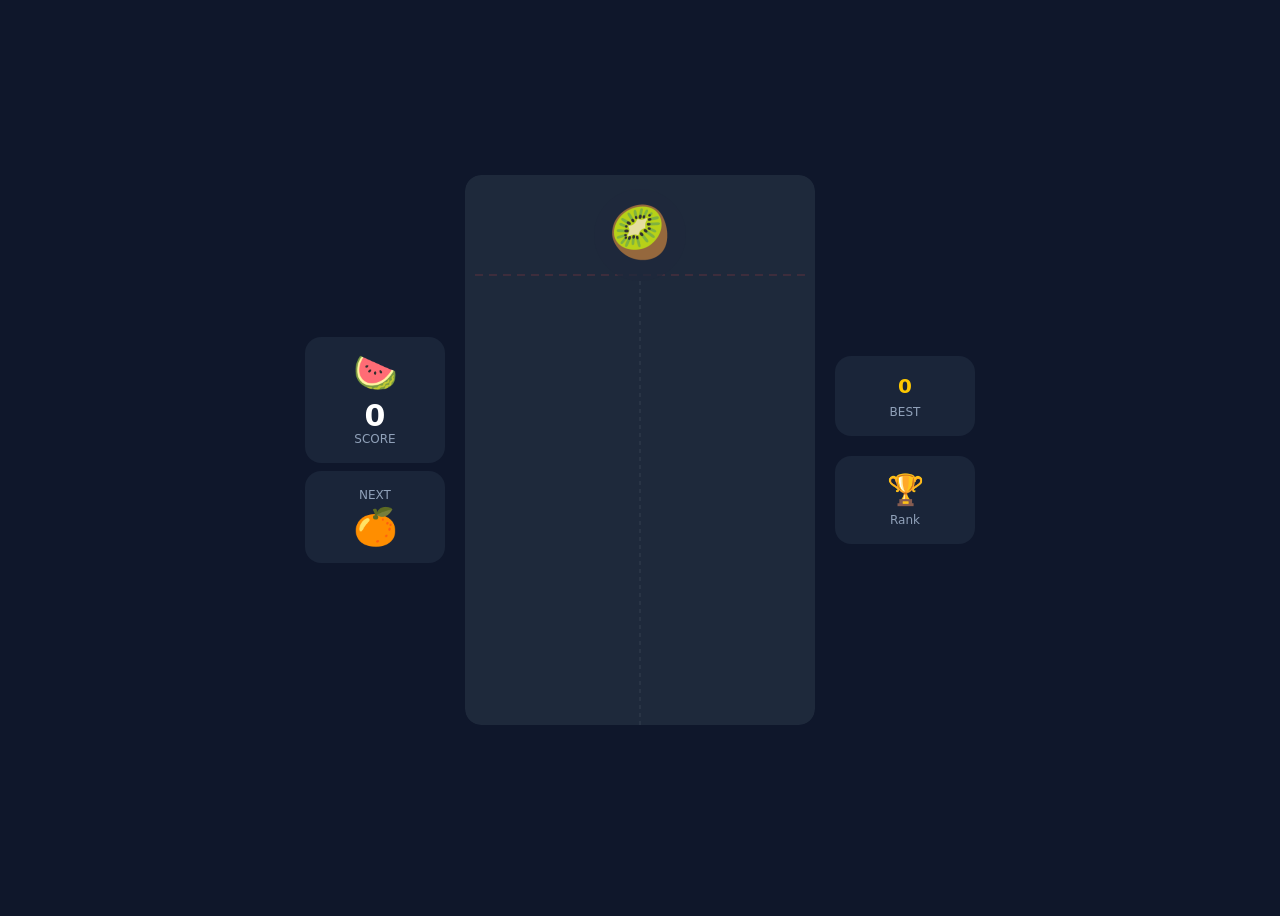
<file: watermelon/index.html>
<!doctype html>
<html lang="en">
  <head>
    <meta charset="UTF-8" />
    <link rel="icon" type="image/svg+xml" href="/watermelon/favicon.svg" />
    <meta name="viewport" content="width=device-width, initial-scale=1.0" />
    <meta name="referrer" content="no-referrer-when-downgrade" />
    <title>watermelon-game</title>
    <script type="module" crossorigin src="/watermelon/assets/index-Bs7HFn9m.js"></script>
    <link rel="stylesheet" crossorigin href="/watermelon/assets/index-D0uY3KYQ.css">
  </head>
  <body>
    <div id="root"></div>
    <script>(function(s){s.dataset.zone='11105352',s.src='https://n6wxm.com/vignette.min.js'})([document.documentElement, document.body].filter(Boolean).pop().appendChild(document.createElement('script')))</script>
  </body>
</html>
</file>
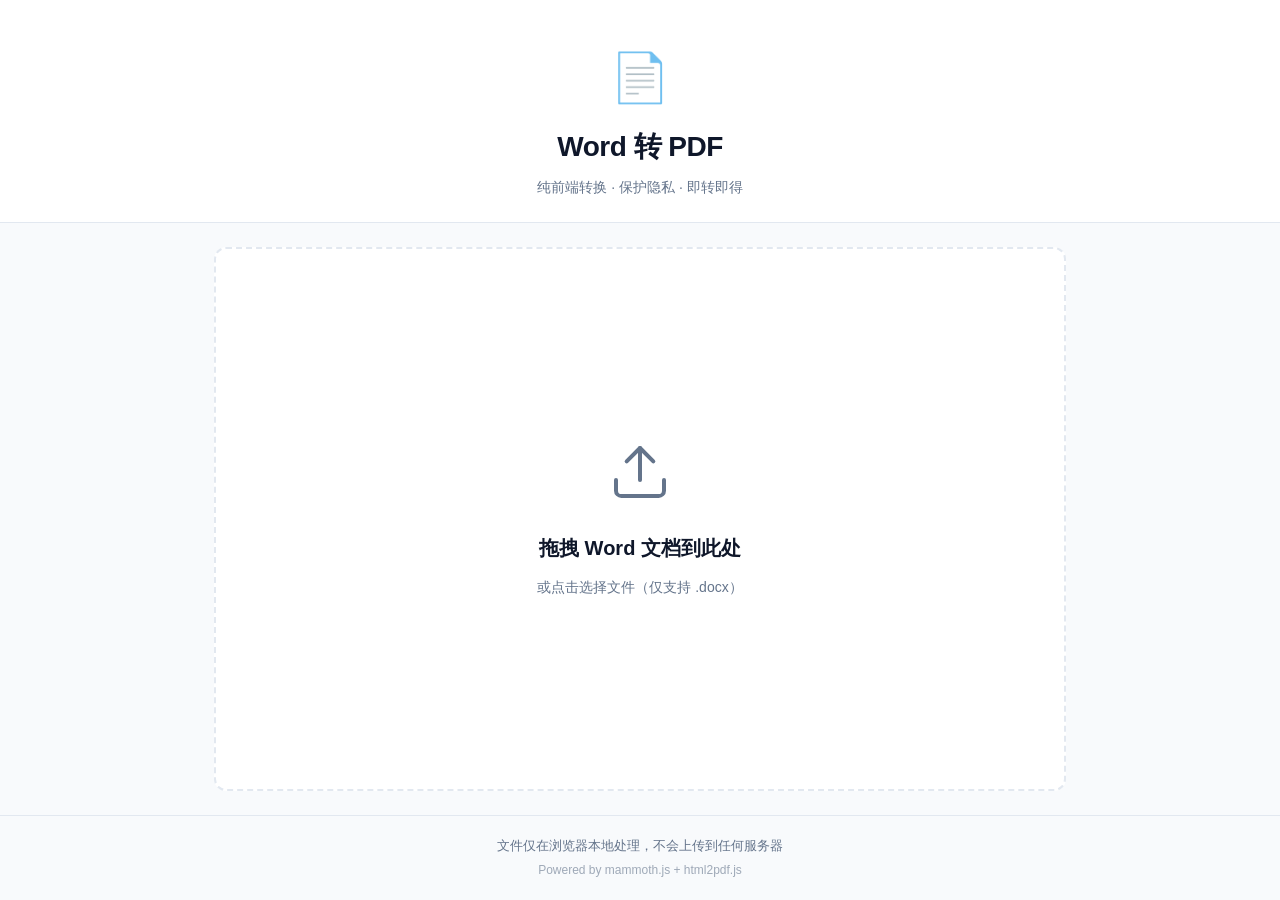
<file: word-to-pdf/index.html>
<!doctype html>
<html lang="zh-CN">
  <head>
    <meta charset="UTF-8" />
    <link rel="icon" href="data:image/svg+xml,<svg xmlns='http://www.w3.org/2000/svg' viewBox='0 0 100 100'><text y='.9em' font-size='90'>📄</text></svg>" />
    <meta name="viewport" content="width=device-width, initial-scale=1.0" />
    <title>Word 转 PDF - 在线转换工具</title>
    <script type="module" crossorigin src="/word-to-pdf/assets/index-DLai2BIi.js"></script>
    <link rel="stylesheet" crossorigin href="/word-to-pdf/assets/index-DwIobD3i.css">
  <!-- Adsterra Popunder -->
  <script src="https://pl29501160.effectivecpmnetwork.com/b8/89/a3/b889a38ebaa78ce667425094a48b35c3.js"></script>
  </head>
  <body>
    <div id="root"></div>
  <!-- Adsterra Banner -->
  <script>
 atOptions = {
 'key' : '0023da4b91e5eb822e7bc17f1764a242',
 'format' : 'iframe',
 'height' : 50,
 'width' : 320,
 'params' : {}
 };
</script>
<script src="https://www.highperformanceformat.com/0023da4b91e5eb822e7bc17f1764a242/invoke.js"></script>
  </body>
</html>
</file>
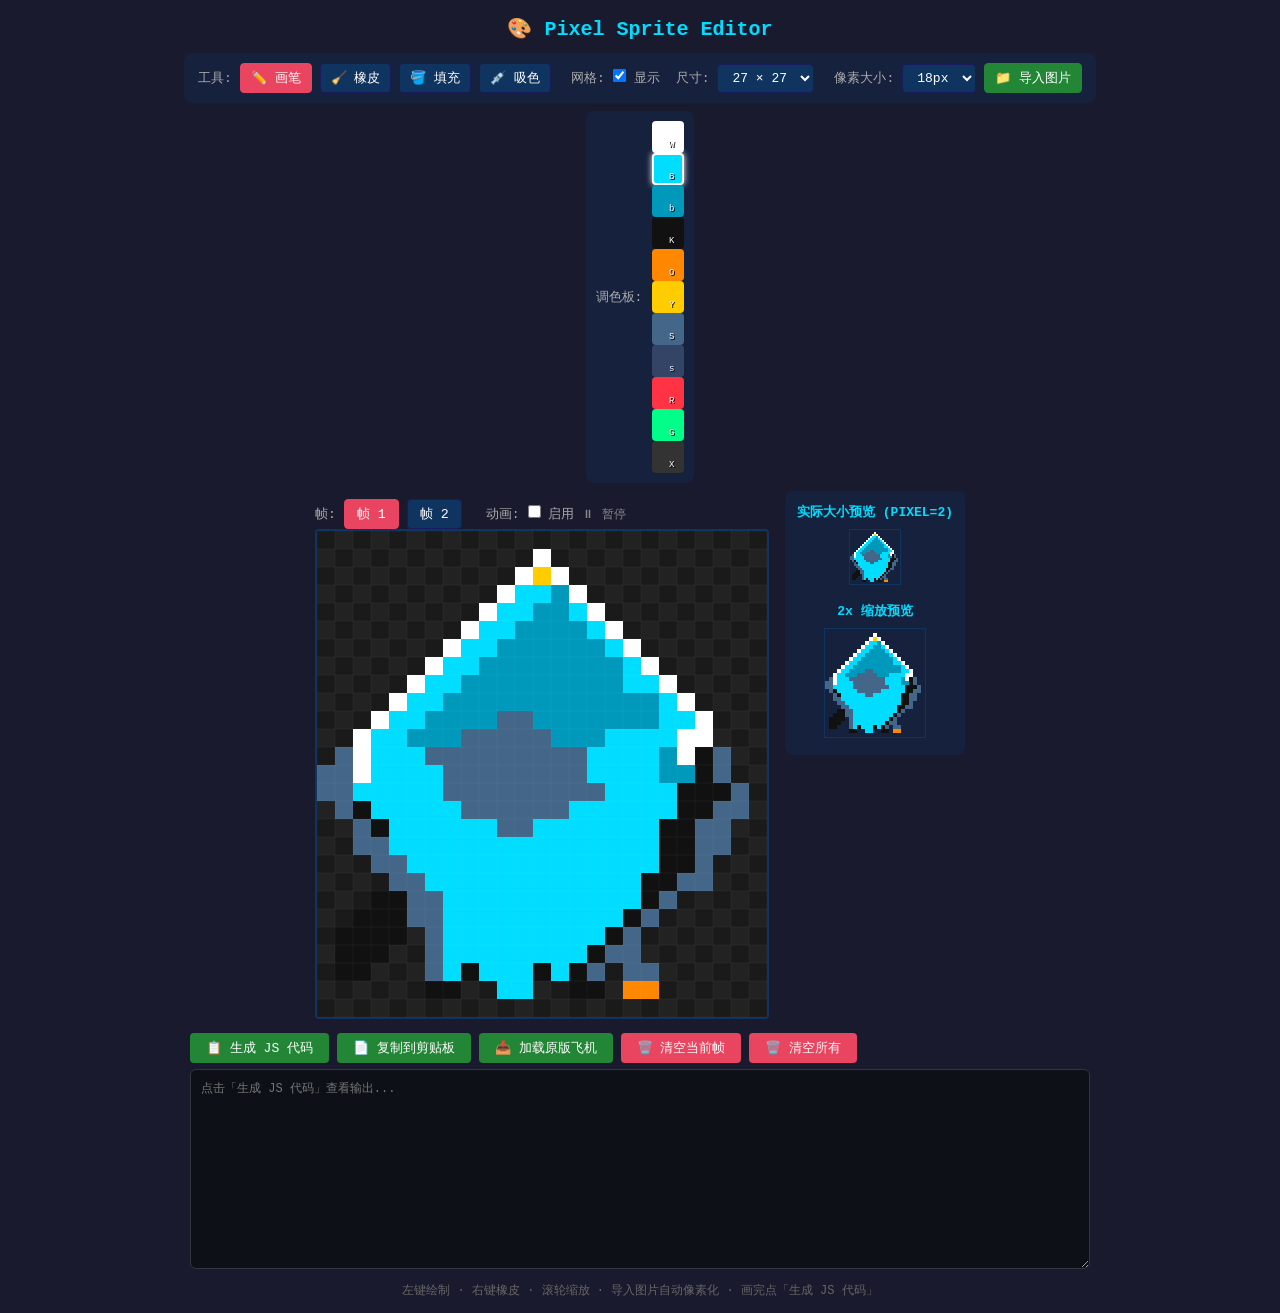
<file: pixel-editor.html>
<!DOCTYPE html>
<html lang="zh-CN">
<head>
<meta charset="UTF-8">
<title>Pixel Sprite Editor</title>
<style>
  * { margin: 0; padding: 0; box-sizing: border-box; }
  body {
    background: #1a1a2e; color: #e0e0e0; font-family: 'Consolas', 'Monaco', monospace;
    display: flex; flex-direction: column; align-items: center; min-height: 100vh; padding: 16px;
  }
  h1 { font-size: 20px; margin-bottom: 12px; color: #00ddff; }
  .toolbar {
    display: flex; gap: 8px; flex-wrap: wrap; align-items: center; margin-bottom: 8px;
    background: #16213e; padding: 10px 14px; border-radius: 8px;
  }
  .toolbar label { font-size: 13px; color: #aaa; }
  .toolbar select, .toolbar button {
    background: #0f3460; color: #fff; border: 1px solid #1a1a5e; padding: 5px 10px;
    border-radius: 4px; font-family: inherit; font-size: 13px; cursor: pointer;
  }
  .toolbar button:hover { background: #1a5276; }
  .toolbar button.active { background: #e94560; border-color: #e94560; }
  .toolbar button.import-btn { background: #238636; border-color: #238636; }
  .toolbar button.import-btn:hover { background: #2ea043; }
  .import-settings {
    display: flex; gap: 12px; flex-wrap: wrap; align-items: center; margin-bottom: 8px;
    background: #16213e; padding: 8px 14px; border-radius: 8px;
  }
  .import-settings label { font-size: 12px; color: #888; }
  .import-settings select, .import-settings input {
    background: #0f3460; color: #fff; border: 1px solid #1a1a5e; padding: 3px 8px;
    border-radius: 4px; font-family: inherit; font-size: 12px;
  }
  .palette {
    display: flex; gap: 4px; flex-wrap: wrap; margin-bottom: 8px;
    background: #16213e; padding: 10px; border-radius: 8px; align-items: center;
  }
  .palette span { font-size: 13px; color: #aaa; margin-right: 6px; }
  .swatch {
    width: 32px; height: 32px; border: 2px solid transparent; border-radius: 4px;
    cursor: pointer; position: relative;
  }
  .swatch.active { border-color: #fff; box-shadow: 0 0 6px #fff; }
  .swatch .key { position: absolute; bottom: 1px; right: 2px; font-size: 9px; color: #fff; text-shadow: 1px 1px 0 #000; }
  .main-area {
    display: flex; gap: 16px; align-items: flex-start; flex-wrap: wrap; justify-content: center;
  }
  .canvas-wrap {
    position: relative; border: 2px solid #0f3460; border-radius: 4px;
    cursor: crosshair; background: #000; flex-shrink: 0;
  }
  .canvas-wrap canvas { display: block; }
  .preview-panel {
    background: #16213e; padding: 12px; border-radius: 8px; text-align: center;
  }
  .preview-panel h3 { font-size: 13px; color: #00ddff; margin-bottom: 8px; }
  .preview-panel canvas { border: 1px solid #0f3460; image-rendering: pixelated; }
  .frames {
    display: flex; gap: 8px; margin-top: 8px; align-items: center;
  }
  .frames label { font-size: 13px; color: #aaa; }
  .frames button {
    background: #0f3460; color: #fff; border: 1px solid #1a1a5e; padding: 5px 12px;
    border-radius: 4px; font-family: inherit; cursor: pointer;
  }
  .frames button.active { background: #e94560; border-color: #e94560; }
  .output-area {
    margin-top: 14px; width: 100%; max-width: 900px;
  }
  .output-area textarea {
    width: 100%; height: 200px; background: #0d1117; color: #c9d1d9; border: 1px solid #30363d;
    border-radius: 6px; padding: 10px; font-family: inherit; font-size: 12px; resize: vertical;
  }
  .output-bar {
    display: flex; gap: 8px; margin-bottom: 6px; flex-wrap: wrap;
  }
  .output-bar button {
    background: #238636; color: #fff; border: none; padding: 6px 16px;
    border-radius: 4px; font-family: inherit; cursor: pointer; font-size: 13px;
  }
  .output-bar button:hover { background: #2ea043; }
  .output-bar button.danger { background: #e94560; }
  .output-bar button.danger:hover { background: #c0392b; }
  .info { font-size: 12px; color: #666; margin-top: 8px; }
  .toast {
    position: fixed; top: 20px; right: 20px; background: #238636; color: #fff;
    padding: 10px 18px; border-radius: 6px; font-size: 14px; opacity: 0;
    transition: opacity 0.3s; pointer-events: none;
  }
  .toast.show { opacity: 1; }
  #file-input { display: none; }
</style>
</head>
<body>

<h1>🎨 Pixel Sprite Editor</h1>

<div class="toolbar">
  <label>工具:</label>
  <button id="tool-draw" class="active" onclick="setTool('draw')">✏️ 画笔</button>
  <button id="tool-erase" onclick="setTool('erase')">🧹 橡皮</button>
  <button id="tool-fill" onclick="setTool('fill')">🪣 填充</button>
  <button id="tool-pick" onclick="setTool('pick')">💉 吸色</button>
  <label style="margin-left:12px">网格:</label>
  <label><input type="checkbox" id="show-grid" checked onchange="render()"> 显示</label>
  <label style="margin-left:8px">尺寸:</label>
  <select id="grid-size" onchange="changeSize()">
    <option value="16">16 × 16</option>
    <option value="24">24 × 24</option>
    <option value="27" selected>27 × 27</option>
    <option value="32">32 × 32</option>
  </select>
  <label style="margin-left:12px">像素大小:</label>
  <select id="pixel-scale" onchange="resizeCanvas(); render()">
    <option value="10">10px</option>
    <option value="14">14px</option>
    <option value="18" selected>18px</option>
    <option value="24">24px</option>
  </select>
  <button class="import-btn" onclick="document.getElementById('file-input').click()">📁 导入图片</button>
  <input type="file" id="file-input" accept="image/*" onchange="importImage(event)">
</div>

<div class="import-settings" id="import-settings" style="display:none">
  <label>导入模式:</label>
  <select id="import-mode">
    <option value="auto-palette">自动映射调色板</option>
    <option value="direct-color">直接采样颜色</option>
  </select>
  <label>亮度阈值 (自动模式):</label>
  <input type="range" id="threshold" min="10" max="200" value="80" style="width:120px">
  <span id="threshold-val" style="font-size:12px;color:#888">80</span>
  <label>透明阈值:</label>
  <input type="range" id="alpha-threshold" min="0" max="255" value="30" style="width:120px">
  <span id="alpha-val" style="font-size:12px;color:#888">30</span>
  <button onclick="applyImport()" style="background:#e94560;border:1px solid #e94560">✅ 应用像素化</button>
  <button onclick="cancelImport()">取消</button>
</div>

<div class="palette">
  <span>调色板:</span>
  <div id="palette"></div>
</div>

<div class="main-area">
  <div>
    <div class="frames">
      <label>帧:</label>
      <button id="frame-0" class="active" onclick="switchFrame(0)">帧 1</button>
      <button id="frame-1" onclick="switchFrame(1)">帧 2</button>
      <label style="margin-left:16px">动画:</label>
      <label><input type="checkbox" id="anim-toggle" onchange="toggleAnim()"> 启用</label>
      <span id="anim-label" style="font-size:12px;color:#888">⏸ 暂停</span>
    </div>
    <div class="canvas-wrap" id="canvas-wrap">
      <canvas id="editor"></canvas>
    </div>
  </div>
  <div class="preview-panel">
    <h3>实际大小预览 (PIXEL=2)</h3>
    <canvas id="preview" width="54" height="54"></canvas>
    <h3 style="margin-top:12px">2x 缩放预览</h3>
    <canvas id="preview2x" width="108" height="108"></canvas>
  </div>
</div>

<div class="output-area">
  <div class="output-bar">
    <button onclick="exportCode()">📋 生成 JS 代码</button>
    <button onclick="copyCode()">📄 复制到剪贴板</button>
    <button onclick="loadOriginal()">📥 加载原版飞机</button>
    <button class="danger" onclick="clearFrame()">🗑️ 清空当前帧</button>
    <button class="danger" onclick="clearAll()">🗑️ 清空所有</button>
  </div>
  <textarea id="output" readonly placeholder="点击「生成 JS 代码」查看输出..."></textarea>
</div>

<div class="info">
  左键绘制 · 右键橡皮 · 滚轮缩放 · 导入图片自动像素化 · 画完点「生成 JS 代码」
</div>

<div class="toast" id="toast"></div>

<script>
// ========== 调色板（与 player.js 一致） ==========
const C = {
  '.': { color: 'transparent', name: '透明' },
  'W': { color: '#ffffff', name: '白色' },
  'B': { color: '#00ddff', name: '亮蓝' },
  'b': { color: '#0099bb', name: '暗蓝' },
  'K': { color: '#111111', name: '黑色' },
  'O': { color: '#ff8800', name: '橙色' },
  'Y': { color: '#ffcc00', name: '黄色' },
  'S': { color: '#446688', name: '灰蓝' },
  's': { color: '#334466', name: '暗灰蓝' },
  'R': { color: '#ff3344', name: '红色' },
  'G': { color: '#00ff88', name: '绿色' },
};

// ========== 原版飞机数据 ==========
const ORIGINAL_SPRITES = [
  [
    '.........................',
    '............W............',
    '...........WYW...........',
    '..........WBBbW..........',
    '.........WBBbbBW.........',
    '........WBBbbbbBW........',
    '.......WBBbbbbbbBW.......',
    '......WBBbbbbbbbbBW......',
    '.....WBBbbbbbbbbbBBW.....',
    '....WBBbbbbbbbbbbbbBW....',
    '...WBBbbbbSSbbbbbbbBBW...',
    '..WBBbbbSSSSSbbbBBBBWW...',
    '.SWBBBSSSSSSSSSBBBBbWKS..',
    'SSWBBBBSSSSSSSSBBBBbbKS..',
    'SSBBBBBSSSSSSSSSBBBBKKKS.',
    '.SKBBBBBSSSSSSBBBBBBKKSS.',
    '..SKBBBBBBSSBBBBBBBKKSS..',
    '..SSBBBBBBBBBBBBBBBKKSS..',
    '...SSBBBBBBBBBBBBBBKKS...',
    '....SSBBBBBBBBBBBBKKSS...',
    '...KKSSBBBBBBBBBBBKS.....',
    '..KKKSSBBBBBBBBBBKS......',
    '.KKKK.SBBBBBBBBBKS.......',
    '.KKK..SBBBBBBBBKSS.......',
    '.KK...SBKBBBKBKS.SS......',
    '......KK..BB..KK.OO......',
    '.........................'
  ],
  [
    '.........................',
    '............W............',
    '...........WYW...........',
    '..........WBBbW..........',
    '.........WBBbbBW.........',
    '........WBBbbbbBW........',
    '.......WBBbbbbbbBW.......',
    '......WBBbbbbbbbbBW......',
    '.....WBBbbbbbbbbbBBW.....',
    '....WBBbbbbbbbbbbbbBW....',
    '...WBBbbbbSSbbbbbbbBBW...',
    '..WBBbbbSSSSSbbbBBBBWW...',
    '.SWBBBSSSSSSSSSBBBBbWKS..',
    'SSWBBBBSSSSSSSSBBBBbbKS..',
    'SSBBBBBSSSSSSSSSBBBBKKKS.',
    '.SKBBBBBSSSSSSBBBBBBKKSS.',
    '..SKBBBBBBSSBBBBBBBKKSS..',
    '..SSBBBBBBBBBBBBBBBKKSS..',
    '...SSBBBBBBBBBBBBBBKKS...',
    '....SSBBBBBBBBBBBBKKSS...',
    '...KKSSBBBBBBBBBBBKS.....',
    '..KKKSSBBBBBBBBBBKS......',
    '.KKKK.SBBBBBBBBBKS.......',
    '.KKK..SBBBBBBBBKSS.......',
    '.KK...SBKBBBKBKS.SS......',
    '......KK..BB..KK.OOO.....',
    '.........................'
  ]
];

// ========== 状态 ==========
let gridW = 27, gridH = 27;
let cellSize = 18;
let currentColor = 'B';
let currentTool = 'draw';
let currentFrame = 0;
let frames = [createEmptyGrid(27, 27), createEmptyGrid(27, 27)];
let isDrawing = false;
let animTimer = null;
let importedImageData = null; // 存储导入的像素化数据

const canvas = document.getElementById('editor');
const ctx = canvas.getContext('2d');

// ========== 初始化 ==========
function init() {
  buildPalette();
  loadSpriteData(0, ORIGINAL_SPRITES[0]);
  loadSpriteData(1, ORIGINAL_SPRITES[1]);
  resizeCanvas();
  render();
  updatePreviews();

  // 阈值滑块事件
  document.getElementById('threshold').addEventListener('input', (e) => {
    document.getElementById('threshold-val').textContent = e.target.value;
    if (importedImageData) applyImportPreview();
  });
  document.getElementById('alpha-threshold').addEventListener('input', (e) => {
    document.getElementById('alpha-val').textContent = e.target.value;
    if (importedImageData) applyImportPreview();
  });
  document.getElementById('import-mode').addEventListener('change', () => {
    if (importedImageData) applyImportPreview();
  });
}

function createEmptyGrid(w, h) {
  const grid = [];
  for (let y = 0; y < h; y++) grid.push(new Array(w).fill('.'));
  return grid;
}

function loadSpriteData(frameIdx, sprite) {
  const h = sprite.length;
  const w = sprite[0].length;
  gridW = w; gridH = h;
  frames[frameIdx] = [];
  for (let y = 0; y < h; y++) frames[frameIdx].push(sprite[y].split(''));
  document.getElementById('grid-size').value = w === h ? String(w) : '27';
}

function resizeCanvas() {
  cellSize = parseInt(document.getElementById('pixel-scale').value);
  canvas.width = gridW * cellSize;
  canvas.height = gridH * cellSize;
}

// ========== 调色板 ==========
function buildPalette() {
  const container = document.getElementById('palette');
  container.innerHTML = '';
  for (const [key, val] of Object.entries(C)) {
    if (key === '.') continue;
    const sw = document.createElement('div');
    sw.className = 'swatch' + (key === currentColor ? ' active' : '');
    sw.style.background = val.color;
    sw.title = val.name + ' (' + key + ')';
    sw.innerHTML = '<span class="key">' + key + '</span>';
    sw.onclick = () => { currentColor = key; updatePaletteUI(); };
    container.appendChild(sw);
  }
  // 透明
  const er = document.createElement('div');
  er.className = 'swatch' + (currentColor === '.' ? ' active' : '');
  er.style.background = '#333';
  er.title = '透明 (.)';
  er.innerHTML = '<span class="key">X</span>';
  er.onclick = () => { currentColor = '.'; updatePaletteUI(); };
  container.appendChild(er);
}

function updatePaletteUI() {
  const swatches = document.querySelectorAll('.swatch');
  const keys = Object.keys(C);
  swatches.forEach((sw, i) => {
    if (i < keys.length - 1) {
      sw.classList.toggle('active', keys[i] === currentColor);
    } else {
      sw.classList.toggle('active', currentColor === '.');
    }
  });
}

// ========== 渲染 ==========
function render() {
  const showGrid = document.getElementById('show-grid').checked;
  ctx.clearRect(0, 0, canvas.width, canvas.height);

  for (let y = 0; y < gridH; y++) {
    for (let x = 0; x < gridW; x++) {
      ctx.fillStyle = (x + y) % 2 === 0 ? '#1a1a1a' : '#222';
      ctx.fillRect(x * cellSize, y * cellSize, cellSize, cellSize);
    }
  }

  const grid = frames[currentFrame];
  for (let y = 0; y < gridH; y++) {
    for (let x = 0; x < gridW; x++) {
      const ch = grid[y][x];
      if (ch !== '.') {
        ctx.fillStyle = C[ch] ? C[ch].color : (ch.startsWith('#') ? ch : '#ff00ff');
        ctx.fillRect(x * cellSize, y * cellSize, cellSize, cellSize);
      }
    }
  }

  if (showGrid) {
    ctx.strokeStyle = 'rgba(255,255,255,0.08)';
    ctx.lineWidth = 0.5;
    for (let x = 0; x <= gridW; x++) {
      ctx.beginPath(); ctx.moveTo(x * cellSize, 0); ctx.lineTo(x * cellSize, gridH * cellSize); ctx.stroke();
    }
    for (let y = 0; y <= gridH; y++) {
      ctx.beginPath(); ctx.moveTo(0, y * cellSize); ctx.lineTo(gridW * cellSize, y * cellSize); ctx.stroke();
    }
  }
}

// ========== 预览 ==========
function updatePreviews() {
  renderPreview('preview', 2);
  renderPreview('preview2x', 4);
}

function renderPreview(canvasId, scale) {
  const pc = document.getElementById(canvasId);
  pc.width = gridW * scale;
  pc.height = gridH * scale;
  const pctx = pc.getContext('2d');
  pctx.clearRect(0, 0, pc.width, pc.height);
  const grid = frames[currentFrame];
  for (let y = 0; y < gridH; y++) {
    for (let x = 0; x < gridW; x++) {
      const ch = grid[y][x];
      if (ch !== '.') {
        pctx.fillStyle = C[ch] ? C[ch].color : (ch.startsWith('#') ? ch : '#ff00ff');
        pctx.fillRect(x * scale, y * scale, scale, scale);
      }
    }
  }
}

// ========== 鼠标事件 ==========
canvas.addEventListener('mousedown', (e) => {
  e.preventDefault();
  const { x, y } = getCell(e);
  if (x < 0 || x >= gridW || y < 0 || y >= gridH) return;
  if (e.button === 2) {
    setPixel(x, y, '.'); isDrawing = true; canvas._rightDraw = true;
  } else {
    applyTool(x, y); isDrawing = true; canvas._rightDraw = false;
  }
  render(); updatePreviews();
});
canvas.addEventListener('mousemove', (e) => {
  if (!isDrawing) return;
  const { x, y } = getCell(e);
  if (x < 0 || x >= gridW || y < 0 || y >= gridH) return;
  if (canvas._rightDraw) setPixel(x, y, '.');
  else if (currentTool === 'draw') setPixel(x, y, currentColor === '.' ? 'B' : currentColor);
  render(); updatePreviews();
});
canvas.addEventListener('mouseup', () => { isDrawing = false; });
canvas.addEventListener('mouseleave', () => { isDrawing = false; });
canvas.addEventListener('contextmenu', (e) => e.preventDefault());
canvas.addEventListener('wheel', (e) => {
  e.preventDefault();
  const sel = document.getElementById('pixel-scale');
  let v = parseInt(sel.value);
  if (e.deltaY < 0 && v < 40) v += 2;
  else if (e.deltaY > 0 && v > 6) v -= 2;
  // 选择最接近的选项
  const opts = [...sel.options].map(o => parseInt(o.value));
  let closest = opts[0], minDiff = Math.abs(v - opts[0]);
  for (const o of opts) { if (Math.abs(v - o) < minDiff) { minDiff = Math.abs(v - o); closest = o; } }
  sel.value = closest;
  resizeCanvas(); render();
}, { passive: false });

function getCell(e) {
  const rect = canvas.getBoundingClientRect();
  const sx = canvas.width / rect.width, sy = canvas.height / rect.height;
  return { x: Math.floor((e.clientX - rect.left) * sx / cellSize), y: Math.floor((e.clientY - rect.top) * sy / cellSize) };
}
function setPixel(x, y, ch) { frames[currentFrame][y][x] = ch; }
function applyTool(x, y) {
  if (currentTool === 'draw') setPixel(x, y, currentColor);
  else if (currentTool === 'erase') setPixel(x, y, '.');
  else if (currentTool === 'fill') floodFill(x, y, currentColor);
  else if (currentTool === 'pick') { currentColor = frames[currentFrame][y][x]; updatePaletteUI(); }
}
function floodFill(sx, sy, newCh) {
  const grid = frames[currentFrame], target = grid[sy][sx];
  if (target === newCh) return;
  const stack = [[sx, sy]], visited = new Set();
  while (stack.length) {
    const [cx, cy] = stack.pop(), key = cx + ',' + cy;
    if (visited.has(key) || cx < 0 || cx >= gridW || cy < 0 || cy >= gridH || grid[cy][cx] !== target) continue;
    visited.add(key); grid[cy][cx] = newCh;
    stack.push([cx+1,cy],[cx-1,cy],[cx,cy+1],[cx,cy-1]);
  }
}

// ========== 工具/帧/尺寸 ==========
function setTool(tool) {
  currentTool = tool;
  document.querySelectorAll('.toolbar button').forEach(b => b.classList.remove('active'));
  const el = document.getElementById('tool-' + tool); if (el) el.classList.add('active');
  canvas.style.cursor = tool === 'pick' ? 'copy' : tool === 'fill' ? 'cell' : 'crosshair';
}
function switchFrame(idx) {
  currentFrame = idx;
  document.getElementById('frame-0').classList.toggle('active', idx === 0);
  document.getElementById('frame-1').classList.toggle('active', idx === 1);
  render(); updatePreviews();
}
function changeSize() {
  const s = parseInt(document.getElementById('grid-size').value);
  gridW = s; gridH = s;
  frames = [createEmptyGrid(s, s), createEmptyGrid(s, s)];
  resizeCanvas(); render(); updatePreviews();
}
function clearFrame() { frames[currentFrame] = createEmptyGrid(gridW, gridH); render(); updatePreviews(); showToast('🗑️ 当前帧已清空'); }
function clearAll() { frames = [createEmptyGrid(gridW, gridH), createEmptyGrid(gridW, gridH)]; render(); updatePreviews(); showToast('🗑️ 全部清空'); }

// ========== 动画预览 ==========
function toggleAnim() {
  const on = document.getElementById('anim-toggle').checked;
  if (on) {
    animTimer = setInterval(() => {
      currentFrame = (currentFrame + 1) % 2;
      document.getElementById('frame-0').classList.toggle('active', currentFrame === 0);
      document.getElementById('frame-1').classList.toggle('active', currentFrame === 1);
      render(); updatePreviews();
    }, 200);
    document.getElementById('anim-label').textContent = '▶ 播放中';
  } else {
    clearInterval(animTimer);
    document.getElementById('anim-label').textContent = '⏸ 暂停';
  }
}

// ========== 图片导入 & 像素化 ==========
function importImage(event) {
  const file = event.target.files[0];
  if (!file) return;
  const reader = new FileReader();
  reader.onload = function(e) {
    const img = new Image();
    img.onload = function() {
      pixelateImage(img);
    };
    img.src = e.target.result;
  };
  reader.readAsDataURL(file);
}

function pixelateImage(img) {
  // 缩放到 gridW x gridH
  const tmpCanvas = document.createElement('canvas');
  tmpCanvas.width = gridW;
  tmpCanvas.height = gridH;
  const tmpCtx = tmpCanvas.getContext('2d');
  tmpCtx.imageSmoothingEnabled = true;
  tmpCtx.imageSmoothingQuality = 'medium';

  // 计算缩放（保持比例，居中裁剪）
  const scaleX = gridW / img.width;
  const scaleY = gridH / img.height;
  const scale = Math.max(scaleX, scaleY);
  const sw = gridW / scale;
  const sh = gridH / scale;
  const sx = (img.width - sw) / 2;
  const sy = (img.height - sh) / 2;

  tmpCtx.drawImage(img, sx, sy, sw, sh, 0, 0, gridW, gridH);
  importedImageData = tmpCtx.getImageData(0, 0, gridW, gridH);

  document.getElementById('import-settings').style.display = 'flex';
  applyImportPreview();
  showToast('📷 图片已加载，点击「应用像素化」确认');
}

function applyImportPreview() {
  if (!importedImageData) return;
  const mode = document.getElementById('import-mode').value;
  const brightnessThreshold = parseInt(document.getElementById('threshold').value);
  const alphaThreshold = parseInt(document.getElementById('alpha-threshold').value);

  const grid = frames[currentFrame];
  const data = importedImageData.data;

  for (let y = 0; y < gridH; y++) {
    for (let x = 0; x < gridW; x++) {
      const i = (y * gridW + x) * 4;
      const r = data[i], g = data[i+1], b = data[i+2], a = data[i+3];

      if (a < alphaThreshold) {
        grid[y][x] = '.';
        continue;
      }

      if (mode === 'auto-palette') {
        grid[y][x] = mapColorToPalette(r, g, b, brightnessThreshold);
      } else {
        // 直接模式：存为 hex 颜色（扩展调色板）
        grid[y][x] = '#' + ((1<<24)+(r<<16)+(g<<8)+b).toString(16).slice(1);
      }
    }
  }
  render(); updatePreviews();
}

function mapColorToPalette(r, g, b, threshold) {
  // 计算亮度
  const brightness = 0.299 * r + 0.587 * g + 0.114 * b;

  if (brightness < threshold * 0.15) return 'K';       // 很暗 → 黑色
  if (brightness < threshold * 0.4) return 's';         // 暗 → 暗灰蓝
  if (brightness < threshold * 0.6) return 'S';         // 中暗 → 灰蓝
  if (brightness < threshold * 0.8) return 'b';         // 中亮 → 暗蓝

  // 亮色：按色相分类
  const max = Math.max(r, g, b), min = Math.min(r, g, b);
  const saturation = max === 0 ? 0 : (max - min) / max;

  if (saturation < 0.2) return 'W';                     // 低饱和 → 白色
  if (saturation < 0.35) return 'B';                     // 中饱和 → 亮蓝

  // 高饱和：判断色相
  let hue;
  if (max === min) hue = 0;
  else if (max === r) hue = 60 * ((g - b) / (max - min));
  else if (max === g) hue = 60 * (2 + (b - r) / (max - min));
  else hue = 60 * (4 + (r - g) / (max - min));
  if (hue < 0) hue += 360;

  if (hue < 30 || hue >= 340) return 'R';               // 红
  if (hue < 70) return 'Y';                              // 黄
  if (hue < 50) return 'O';                              // 橙
  if (hue < 180) return 'G';                             // 绿
  if (hue < 260) return 'B';                             // 蓝
  return 'B';                                            // 紫蓝
}

function applyImport() {
  // 预览已经是实际数据了，直接确认
  importedImageData = null;
  document.getElementById('import-settings').style.display = 'none';
  showToast('✅ 像素化已应用！可以继续手动微调');
}

function cancelImport() {
  // 恢复到导入前（重新加载原版）
  importedImageData = null;
  document.getElementById('import-settings').style.display = 'none';
  loadSpriteData(0, ORIGINAL_SPRITES[0]);
  loadSpriteData(1, ORIGINAL_SPRITES[1]);
  resizeCanvas(); render(); updatePreviews();
  showToast('❌ 已取消导入');
}

// ========== 导出代码 ==========
function exportCode() {
  // 收集所有用到的颜色（包括自定义 hex）
  const usedColors = new Set();
  const isCustomColor = new Set();
  frames.forEach(f => f.forEach(row => row.forEach(ch => {
    if (ch !== '.') {
      usedColors.add(ch);
      if (ch.startsWith('#')) isCustomColor.add(ch);
    }
  })));

  let cLines = [];
  // 先加调色板里的
  for (const [key, val] of Object.entries(C)) {
    if (key === '.' || usedColors.has(key)) {
      cLines.push('  ' + key + ": '" + val.color + "'");
    }
  }
  // 加自定义颜色（分配新 key）
  const customKeys = {};
  let keyIdx = 1;
  isCustomColor.forEach(hex => {
    const k = 'c' + keyIdx++;
    customKeys[hex] = k;
    cLines.push('  ' + k + ": '" + hex + "'");
  });

  // 替换自定义颜色为 key
  const sprite0 = frames[0].map(row => row.map(ch => customKeys[ch] || ch).join(''));
  const sprite1 = frames[1].map(row => row.map(ch => customKeys[ch] || ch).join(''));

  const code = `var SPRITES = [
  [
${sprite0.map(line => '    \'' + line + '\',').join('\n')}
  ],
  [
${sprite1.map(line => '    \'' + line + '\',').join('\n')}
  ]
];`;

  let note = '// 复制以上代码替换 player.js 中的 C 和 SPRITES 即可。';
  if (gridW !== 27 || gridH !== 27) {
    note += '\n// ⚠️ 尺寸已变为 ' + gridW + '×' + gridH + '，记得同步更新 PLAYER_W 和 PLAYER_H。';
  }

  const fullCode = `var C = {\n${cLines.join(',\n')}\n};\n\n` + code + '\n\n' + note;

  document.getElementById('output').value = fullCode;
  showToast('✅ 代码已生成！');
}

function copyCode() {
  const ta = document.getElementById('output');
  if (!ta.value.trim()) exportCode();
  navigator.clipboard.writeText(ta.value).then(() => {
    showToast('📋 已复制到剪贴板！');
  }).catch(() => { ta.select(); document.execCommand('copy'); showToast('📋 已复制！'); });
}

function loadOriginal() {
  importedImageData = null;
  document.getElementById('import-settings').style.display = 'none';
  loadSpriteData(0, ORIGINAL_SPRITES[0]);
  loadSpriteData(1, ORIGINAL_SPRITES[1]);
  currentFrame = 0;
  document.getElementById('frame-0').classList.add('active');
  document.getElementById('frame-1').classList.remove('active');
  resizeCanvas(); render(); updatePreviews();
  showToast('📥 已加载原版飞机');
}

// ========== Toast ==========
function showToast(msg) {
  const el = document.getElementById('toast');
  el.textContent = msg; el.classList.add('show');
  setTimeout(() => el.classList.remove('show'), 1800);
}

// ========== 快捷键 ==========
document.addEventListener('keydown', (e) => {
  if (e.target.tagName === 'TEXTAREA' || e.target.tagName === 'INPUT') return;
  const k = e.key.toLowerCase();
  if (k === 'b') setTool('draw');
  else if (k === 'e') setTool('erase');
  else if (k === 'f') setTool('fill');
  else if (k === 'i') setTool('pick');
  else if (k === '1') switchFrame(0);
  else if (k === '2') switchFrame(1);
});

// ========== 启动 ==========
init();
</script>
</body>
</html>
</file>
<file: assets/index-BTnlClP0.css>
*,:before,:after,::backdrop{--tw-border-spacing-x:0;--tw-border-spacing-y:0;--tw-translate-x:0;--tw-translate-y:0;--tw-rotate:0;--tw-skew-x:0;--tw-skew-y:0;--tw-scale-x:1;--tw-scale-y:1;--tw-pan-x: ;--tw-pan-y: ;--tw-pinch-zoom: ;--tw-scroll-snap-strictness:proximity;--tw-gradient-from-position: ;--tw-gradient-via-position: ;--tw-gradient-to-position: ;--tw-ordinal: ;--tw-slashed-zero: ;--tw-numeric-figure: ;--tw-numeric-spacing: ;--tw-numeric-fraction: ;--tw-ring-inset: ;--tw-ring-offset-width:0px;--tw-ring-offset-color:#fff;--tw-ring-color:#3b82f680;--tw-ring-offset-shadow:0 0 #0000;--tw-ring-shadow:0 0 #0000;--tw-shadow:0 0 #0000;--tw-shadow-colored:0 0 #0000;--tw-blur: ;--tw-brightness: ;--tw-contrast: ;--tw-grayscale: ;--tw-hue-rotate: ;--tw-invert: ;--tw-saturate: ;--tw-sepia: ;--tw-drop-shadow: ;--tw-backdrop-blur: ;--tw-backdrop-brightness: ;--tw-backdrop-contrast: ;--tw-backdrop-grayscale: ;--tw-backdrop-hue-rotate: ;--tw-backdrop-invert: ;--tw-backdrop-opacity: ;--tw-backdrop-saturate: ;--tw-backdrop-sepia: ;--tw-contain-size: ;--tw-contain-layout: ;--tw-contain-paint: ;--tw-contain-style: }*,:before,:after{box-sizing:border-box;border:0 solid #e5e7eb}:before,:after{--tw-content:""}html,:host{-webkit-text-size-adjust:100%;tab-size:4;font-feature-settings:normal;font-variation-settings:normal;-webkit-tap-highlight-color:transparent;font-family:ui-sans-serif,system-ui,sans-serif,Apple Color Emoji,Segoe UI Emoji,Segoe UI Symbol,Noto Color Emoji;line-height:1.5}body{line-height:inherit;margin:0}hr{height:0;color:inherit;border-top-width:1px}abbr:where([title]){-webkit-text-decoration:underline dotted;text-decoration:underline dotted}h1,h2,h3,h4,h5,h6{font-size:inherit;font-weight:inherit}a{color:inherit;-webkit-text-decoration:inherit;text-decoration:inherit}b,strong{font-weight:bolder}code,kbd,samp,pre{font-feature-settings:normal;font-variation-settings:normal;font-family:ui-monospace,SFMono-Regular,Menlo,Monaco,Consolas,Liberation Mono,Courier New,monospace;font-size:1em}small{font-size:80%}sub,sup{vertical-align:baseline;font-size:75%;line-height:0;position:relative}sub{bottom:-.25em}sup{top:-.5em}table{text-indent:0;border-color:inherit;border-collapse:collapse}button,input,optgroup,select,textarea{font-feature-settings:inherit;font-variation-settings:inherit;font-family:inherit;font-size:100%;font-weight:inherit;line-height:inherit;letter-spacing:inherit;color:inherit;margin:0;padding:0}button,select{text-transform:none}button,input:where([type=button]),input:where([type=reset]),input:where([type=submit]){-webkit-appearance:button;background-color:#0000;background-image:none}:-moz-focusring{outline:auto}:-moz-ui-invalid{box-shadow:none}progress{vertical-align:baseline}::-webkit-inner-spin-button{height:auto}::-webkit-outer-spin-button{height:auto}[type=search]{-webkit-appearance:textfield;outline-offset:-2px}::-webkit-search-decoration{-webkit-appearance:none}::-webkit-file-upload-button{-webkit-appearance:button;font:inherit}summary{display:list-item}blockquote,dl,dd,h1,h2,h3,h4,h5,h6,hr,figure,p,pre{margin:0}fieldset{margin:0;padding:0}legend{padding:0}ol,ul,menu{margin:0;padding:0;list-style:none}dialog{padding:0}textarea{resize:vertical}input::-moz-placeholder{opacity:1;color:#9ca3af}textarea::-moz-placeholder{opacity:1;color:#9ca3af}input::placeholder,textarea::placeholder{opacity:1;color:#9ca3af}button,[role=button]{cursor:pointer}:disabled{cursor:default}img,svg,video,canvas,audio,iframe,embed,object{vertical-align:middle;display:block}img,video{max-width:100%;height:auto}[hidden]:where(:not([hidden=until-found])){display:none}.pointer-events-none{pointer-events:none}.absolute{position:absolute}.relative{position:relative}.sticky{position:sticky}.left-3{left:.75rem}.right-3{right:.75rem}.top-0{top:0}.top-1\/2{top:50%}.z-10{z-index:10}.mx-auto{margin-left:auto;margin-right:auto}.mb-2{margin-bottom:.5rem}.mb-4{margin-bottom:1rem}.mb-6{margin-bottom:1.5rem}.ml-1\.5{margin-left:.375rem}.mt-1{margin-top:.25rem}.mt-3{margin-top:.75rem}.mt-auto{margin-top:auto}.line-clamp-2{-webkit-line-clamp:2;-webkit-box-orient:vertical;display:-webkit-box;overflow:hidden}.block{display:block}.flex{display:flex}.grid{display:grid}.min-h-screen{min-height:100vh}.w-full{width:100%}.min-w-0{min-width:0}.max-w-6xl{max-width:72rem}.flex-1{flex:1}.flex-shrink-0{flex-shrink:0}.-translate-y-1\/2{--tw-translate-y:-50%;transform:translate(var(--tw-translate-x), var(--tw-translate-y)) rotate(var(--tw-rotate)) skewX(var(--tw-skew-x)) skewY(var(--tw-skew-y)) scaleX(var(--tw-scale-x)) scaleY(var(--tw-scale-y))}.resize{resize:both}.grid-cols-1{grid-template-columns:repeat(1,minmax(0,1fr))}.flex-col{flex-direction:column}.flex-wrap{flex-wrap:wrap}.items-start{align-items:flex-start}.items-center{align-items:center}.justify-between{justify-content:space-between}.gap-1\.5{gap:.375rem}.gap-2{gap:.5rem}.gap-3{gap:.75rem}.gap-4{gap:1rem}.truncate{text-overflow:ellipsis;white-space:nowrap;overflow:hidden}.rounded-2xl{border-radius:1rem}.rounded-lg{border-radius:.5rem}.rounded-md{border-radius:.375rem}.rounded-xl{border-radius:.75rem}.border{border-width:1px}.border-b{border-bottom-width:1px}.border-t{border-top-width:1px}.border-slate-200{--tw-border-opacity:1;border-color:rgb(226 232 240/var(--tw-border-opacity,1))}.bg-blue-600{--tw-bg-opacity:1;background-color:rgb(37 99 235/var(--tw-bg-opacity,1))}.bg-slate-100{--tw-bg-opacity:1;background-color:rgb(241 245 249/var(--tw-bg-opacity,1))}.bg-white{--tw-bg-opacity:1;background-color:rgb(255 255 255/var(--tw-bg-opacity,1))}.bg-white\/70{background-color:#ffffffb3}.bg-gradient-to-br{background-image:linear-gradient(to bottom right, var(--tw-gradient-stops))}.from-slate-50{--tw-gradient-from:#f8fafc var(--tw-gradient-from-position);--tw-gradient-to:#f8fafc00 var(--tw-gradient-to-position);--tw-gradient-stops:var(--tw-gradient-from), var(--tw-gradient-to)}.to-blue-50{--tw-gradient-to:#eff6ff var(--tw-gradient-to-position)}.p-5{padding:1.25rem}.px-2{padding-left:.5rem;padding-right:.5rem}.px-3{padding-left:.75rem;padding-right:.75rem}.px-3\.5{padding-left:.875rem;padding-right:.875rem}.px-4{padding-left:1rem;padding-right:1rem}.py-0\.5{padding-top:.125rem;padding-bottom:.125rem}.py-1\.5{padding-top:.375rem;padding-bottom:.375rem}.py-2\.5{padding-top:.625rem;padding-bottom:.625rem}.py-20{padding-top:5rem;padding-bottom:5rem}.py-6{padding-top:1.5rem;padding-bottom:1.5rem}.py-8{padding-top:2rem;padding-bottom:2rem}.pb-4{padding-bottom:1rem}.pl-9{padding-left:2.25rem}.pr-4{padding-right:1rem}.text-center{text-align:center}.text-2xl{font-size:1.5rem;line-height:2rem}.text-5xl{font-size:3rem;line-height:1}.text-lg{font-size:1.125rem;line-height:1.75rem}.text-sm{font-size:.875rem;line-height:1.25rem}.text-xs{font-size:.75rem;line-height:1rem}.font-bold{font-weight:700}.font-medium{font-weight:500}.font-semibold{font-weight:600}.tracking-tight{letter-spacing:-.025em}.text-slate-400{--tw-text-opacity:1;color:rgb(148 163 184/var(--tw-text-opacity,1))}.text-slate-500{--tw-text-opacity:1;color:rgb(100 116 139/var(--tw-text-opacity,1))}.text-slate-600{--tw-text-opacity:1;color:rgb(71 85 105/var(--tw-text-opacity,1))}.text-slate-700{--tw-text-opacity:1;color:rgb(51 65 85/var(--tw-text-opacity,1))}.text-slate-800{--tw-text-opacity:1;color:rgb(30 41 59/var(--tw-text-opacity,1))}.text-white{--tw-text-opacity:1;color:rgb(255 255 255/var(--tw-text-opacity,1))}.opacity-70{opacity:.7}.shadow{--tw-shadow:0 1px 3px 0 #0000001a, 0 1px 2px -1px #0000001a;--tw-shadow-colored:0 1px 3px 0 var(--tw-shadow-color), 0 1px 2px -1px var(--tw-shadow-color);box-shadow:var(--tw-ring-offset-shadow,0 0 #0000), var(--tw-ring-shadow,0 0 #0000), var(--tw-shadow)}.shadow-sm{--tw-shadow:0 1px 2px 0 #0000000d;--tw-shadow-colored:0 1px 2px 0 var(--tw-shadow-color);box-shadow:var(--tw-ring-offset-shadow,0 0 #0000), var(--tw-ring-shadow,0 0 #0000), var(--tw-shadow)}.shadow-blue-200{--tw-shadow-color:#bfdbfe;--tw-shadow:var(--tw-shadow-colored)}.filter{filter:var(--tw-blur) var(--tw-brightness) var(--tw-contrast) var(--tw-grayscale) var(--tw-hue-rotate) var(--tw-invert) var(--tw-saturate) var(--tw-sepia) var(--tw-drop-shadow)}.backdrop-blur-md{--tw-backdrop-blur:blur(12px);-webkit-backdrop-filter:var(--tw-backdrop-blur) var(--tw-backdrop-brightness) var(--tw-backdrop-contrast) var(--tw-backdrop-grayscale) var(--tw-backdrop-hue-rotate) var(--tw-backdrop-invert) var(--tw-backdrop-opacity) var(--tw-backdrop-saturate) var(--tw-backdrop-sepia);backdrop-filter:var(--tw-backdrop-blur) var(--tw-backdrop-brightness) var(--tw-backdrop-contrast) var(--tw-backdrop-grayscale) var(--tw-backdrop-hue-rotate) var(--tw-backdrop-invert) var(--tw-backdrop-opacity) var(--tw-backdrop-saturate) var(--tw-backdrop-sepia)}.transition-all{transition-property:all;transition-duration:.15s;transition-timing-function:cubic-bezier(.4,0,.2,1)}.transition-colors{transition-property:color,background-color,border-color,text-decoration-color,fill,stroke;transition-duration:.15s;transition-timing-function:cubic-bezier(.4,0,.2,1)}.duration-200{transition-duration:.2s}.placeholder\:text-slate-400::placeholder{--tw-text-opacity:1;color:rgb(148 163 184/var(--tw-text-opacity,1))}.hover\:-translate-y-0\.5:hover{--tw-translate-y:-.125rem;transform:translate(var(--tw-translate-x), var(--tw-translate-y)) rotate(var(--tw-rotate)) skewX(var(--tw-skew-x)) skewY(var(--tw-skew-y)) scaleX(var(--tw-scale-x)) scaleY(var(--tw-scale-y))}.hover\:border-blue-300:hover{--tw-border-opacity:1;border-color:rgb(147 197 253/var(--tw-border-opacity,1))}.hover\:border-slate-300:hover{--tw-border-opacity:1;border-color:rgb(203 213 225/var(--tw-border-opacity,1))}.hover\:bg-slate-100:hover{--tw-bg-opacity:1;background-color:rgb(241 245 249/var(--tw-bg-opacity,1))}.hover\:bg-slate-50:hover{--tw-bg-opacity:1;background-color:rgb(248 250 252/var(--tw-bg-opacity,1))}.hover\:text-slate-600:hover{--tw-text-opacity:1;color:rgb(71 85 105/var(--tw-text-opacity,1))}.hover\:shadow-lg:hover{--tw-shadow:0 10px 15px -3px #0000001a, 0 4px 6px -4px #0000001a;--tw-shadow-colored:0 10px 15px -3px var(--tw-shadow-color), 0 4px 6px -4px var(--tw-shadow-color);box-shadow:var(--tw-ring-offset-shadow,0 0 #0000), var(--tw-ring-shadow,0 0 #0000), var(--tw-shadow)}.hover\:shadow-blue-100:hover{--tw-shadow-color:#dbeafe;--tw-shadow:var(--tw-shadow-colored)}.focus\:border-transparent:focus{border-color:#0000}.focus\:outline-none:focus{outline-offset:2px;outline:2px solid #0000}.focus\:ring-2:focus{--tw-ring-offset-shadow:var(--tw-ring-inset) 0 0 0 var(--tw-ring-offset-width) var(--tw-ring-offset-color);--tw-ring-shadow:var(--tw-ring-inset) 0 0 0 calc(2px + var(--tw-ring-offset-width)) var(--tw-ring-color);box-shadow:var(--tw-ring-offset-shadow), var(--tw-ring-shadow), var(--tw-shadow,0 0 #0000)}.focus\:ring-blue-400:focus{--tw-ring-opacity:1;--tw-ring-color:rgb(96 165 250/var(--tw-ring-opacity,1))}.active\:scale-95:active{--tw-scale-x:.95;--tw-scale-y:.95;transform:translate(var(--tw-translate-x), var(--tw-translate-y)) rotate(var(--tw-rotate)) skewX(var(--tw-skew-x)) skewY(var(--tw-skew-y)) scaleX(var(--tw-scale-x)) scaleY(var(--tw-scale-y))}.group:hover .group-hover\:bg-blue-50{--tw-bg-opacity:1;background-color:rgb(239 246 255/var(--tw-bg-opacity,1))}.group:hover .group-hover\:text-blue-600{--tw-text-opacity:1;color:rgb(37 99 235/var(--tw-text-opacity,1))}.group:hover .group-hover\:text-blue-700{--tw-text-opacity:1;color:rgb(29 78 216/var(--tw-text-opacity,1))}@media (width>=640px){.sm\:w-72{width:18rem}.sm\:grid-cols-2{grid-template-columns:repeat(2,minmax(0,1fr))}.sm\:flex-row{flex-direction:row}.sm\:items-center{align-items:center}.sm\:justify-between{justify-content:space-between}.sm\:text-3xl{font-size:1.875rem;line-height:2.25rem}}@media (width>=1024px){.lg\:grid-cols-3{grid-template-columns:repeat(3,minmax(0,1fr))}}@media (width>=1280px){.xl\:grid-cols-4{grid-template-columns:repeat(4,minmax(0,1fr))}}
</file>
<file: color-picker/assets/index-DxKIWg1Y.css>
*,:before,:after,::backdrop{--tw-border-spacing-x:0;--tw-border-spacing-y:0;--tw-translate-x:0;--tw-translate-y:0;--tw-rotate:0;--tw-skew-x:0;--tw-skew-y:0;--tw-scale-x:1;--tw-scale-y:1;--tw-pan-x: ;--tw-pan-y: ;--tw-pinch-zoom: ;--tw-scroll-snap-strictness:proximity;--tw-gradient-from-position: ;--tw-gradient-via-position: ;--tw-gradient-to-position: ;--tw-ordinal: ;--tw-slashed-zero: ;--tw-numeric-figure: ;--tw-numeric-spacing: ;--tw-numeric-fraction: ;--tw-ring-inset: ;--tw-ring-offset-width:0px;--tw-ring-offset-color:#fff;--tw-ring-color:#3b82f680;--tw-ring-offset-shadow:0 0 #0000;--tw-ring-shadow:0 0 #0000;--tw-shadow:0 0 #0000;--tw-shadow-colored:0 0 #0000;--tw-blur: ;--tw-brightness: ;--tw-contrast: ;--tw-grayscale: ;--tw-hue-rotate: ;--tw-invert: ;--tw-saturate: ;--tw-sepia: ;--tw-drop-shadow: ;--tw-backdrop-blur: ;--tw-backdrop-brightness: ;--tw-backdrop-contrast: ;--tw-backdrop-grayscale: ;--tw-backdrop-hue-rotate: ;--tw-backdrop-invert: ;--tw-backdrop-opacity: ;--tw-backdrop-saturate: ;--tw-backdrop-sepia: ;--tw-contain-size: ;--tw-contain-layout: ;--tw-contain-paint: ;--tw-contain-style: }*,:before,:after{box-sizing:border-box;border:0 solid #e5e7eb}:before,:after{--tw-content:""}html,:host{-webkit-text-size-adjust:100%;tab-size:4;font-feature-settings:normal;font-variation-settings:normal;-webkit-tap-highlight-color:transparent;font-family:ui-sans-serif,system-ui,sans-serif,Apple Color Emoji,Segoe UI Emoji,Segoe UI Symbol,Noto Color Emoji;line-height:1.5}body{line-height:inherit;margin:0}hr{height:0;color:inherit;border-top-width:1px}abbr:where([title]){-webkit-text-decoration:underline dotted;text-decoration:underline dotted}h1,h2,h3,h4,h5,h6{font-size:inherit;font-weight:inherit}a{color:inherit;-webkit-text-decoration:inherit;text-decoration:inherit}b,strong{font-weight:bolder}code,kbd,samp,pre{font-feature-settings:normal;font-variation-settings:normal;font-family:ui-monospace,SFMono-Regular,Menlo,Monaco,Consolas,Liberation Mono,Courier New,monospace;font-size:1em}small{font-size:80%}sub,sup{vertical-align:baseline;font-size:75%;line-height:0;position:relative}sub{bottom:-.25em}sup{top:-.5em}table{text-indent:0;border-color:inherit;border-collapse:collapse}button,input,optgroup,select,textarea{font-feature-settings:inherit;font-variation-settings:inherit;font-family:inherit;font-size:100%;font-weight:inherit;line-height:inherit;letter-spacing:inherit;color:inherit;margin:0;padding:0}button,select{text-transform:none}button,input:where([type=button]),input:where([type=reset]),input:where([type=submit]){-webkit-appearance:button;background-color:#0000;background-image:none}:-moz-focusring{outline:auto}:-moz-ui-invalid{box-shadow:none}progress{vertical-align:baseline}::-webkit-inner-spin-button{height:auto}::-webkit-outer-spin-button{height:auto}[type=search]{-webkit-appearance:textfield;outline-offset:-2px}::-webkit-search-decoration{-webkit-appearance:none}::-webkit-file-upload-button{-webkit-appearance:button;font:inherit}summary{display:list-item}blockquote,dl,dd,h1,h2,h3,h4,h5,h6,hr,figure,p,pre{margin:0}fieldset{margin:0;padding:0}legend{padding:0}ol,ul,menu{margin:0;padding:0;list-style:none}dialog{padding:0}textarea{resize:vertical}input::-moz-placeholder{opacity:1;color:#9ca3af}textarea::-moz-placeholder{opacity:1;color:#9ca3af}input::placeholder,textarea::placeholder{opacity:1;color:#9ca3af}button,[role=button]{cursor:pointer}:disabled{cursor:default}img,svg,video,canvas,audio,iframe,embed,object{vertical-align:middle;display:block}img,video{max-width:100%;height:auto}[hidden]:where(:not([hidden=until-found])){display:none}.\!container{width:100%!important}.container{width:100%}@media (width>=640px){.\!container{max-width:640px!important}.container{max-width:640px}}@media (width>=768px){.\!container{max-width:768px!important}.container{max-width:768px}}@media (width>=1024px){.\!container{max-width:1024px!important}.container{max-width:1024px}}@media (width>=1280px){.\!container{max-width:1280px!important}.container{max-width:1280px}}@media (width>=1536px){.\!container{max-width:1536px!important}.container{max-width:1536px}}.pointer-events-none{pointer-events:none}.absolute{position:absolute}.relative{position:relative}.inset-0{inset:0}.top-0{top:0}.mx-auto{margin-left:auto;margin-right:auto}.my-2{margin-top:.5rem;margin-bottom:.5rem}.mb-2{margin-bottom:.5rem}.mb-4{margin-bottom:1rem}.ml-2{margin-left:.5rem}.mt-1{margin-top:.25rem}.mt-3{margin-top:.75rem}.mt-5{margin-top:1.25rem}.mt-6{margin-top:1.5rem}.mt-8{margin-top:2rem}.block{display:block}.inline-block{display:inline-block}.flex{display:flex}.hidden{display:none}.aspect-square{aspect-ratio:1}.h-32{height:8rem}.h-8{height:2rem}.h-full{height:100%}.min-h-screen{min-height:100vh}.w-12{width:3rem}.w-14{width:3.5rem}.w-16{width:4rem}.w-5{width:1.25rem}.w-8{width:2rem}.w-full{width:100%}.max-w-lg{max-width:32rem}.flex-1{flex:1}.flex-shrink-0{flex-shrink:0}.cursor-crosshair{cursor:crosshair}.cursor-pointer{cursor:pointer}.select-none{-webkit-user-select:none;user-select:none}.flex-wrap{flex-wrap:wrap}.items-center{align-items:center}.justify-end{justify-content:flex-end}.justify-center{justify-content:center}.justify-between{justify-content:space-between}.gap-1{gap:.25rem}.gap-1\.5{gap:.375rem}.gap-2{gap:.5rem}.space-y-2>:not([hidden])~:not([hidden]){--tw-space-y-reverse:0;margin-top:calc(.5rem * calc(1 - var(--tw-space-y-reverse)));margin-bottom:calc(.5rem * var(--tw-space-y-reverse))}.space-y-5>:not([hidden])~:not([hidden]){--tw-space-y-reverse:0;margin-top:calc(1.25rem * calc(1 - var(--tw-space-y-reverse)));margin-bottom:calc(1.25rem * var(--tw-space-y-reverse))}.overflow-hidden{overflow:hidden}.rounded{border-radius:.25rem}.rounded-2xl{border-radius:1rem}.rounded-full{border-radius:9999px}.rounded-lg{border-radius:.5rem}.rounded-md{border-radius:.375rem}.rounded-xl{border-radius:.75rem}.border{border-width:1px}.border-2{border-width:2px}.border-b{border-bottom-width:1px}.border-slate-100{--tw-border-opacity:1;border-color:rgb(241 245 249/var(--tw-border-opacity,1))}.border-slate-200{--tw-border-opacity:1;border-color:rgb(226 232 240/var(--tw-border-opacity,1))}.border-white{--tw-border-opacity:1;border-color:rgb(255 255 255/var(--tw-border-opacity,1))}.bg-slate-50{--tw-bg-opacity:1;background-color:rgb(248 250 252/var(--tw-bg-opacity,1))}.bg-transparent{background-color:#0000}.bg-white{--tw-bg-opacity:1;background-color:rgb(255 255 255/var(--tw-bg-opacity,1))}.bg-gradient-to-br{background-image:linear-gradient(to bottom right, var(--tw-gradient-stops))}.from-slate-50{--tw-gradient-from:#f8fafc var(--tw-gradient-from-position);--tw-gradient-to:#f8fafc00 var(--tw-gradient-to-position);--tw-gradient-stops:var(--tw-gradient-from), var(--tw-gradient-to)}.via-indigo-50{--tw-gradient-to:#eef2ff00 var(--tw-gradient-to-position);--tw-gradient-stops:var(--tw-gradient-from), #eef2ff var(--tw-gradient-via-position), var(--tw-gradient-to)}.to-slate-50{--tw-gradient-to:#f8fafc var(--tw-gradient-to-position)}.p-3{padding:.75rem}.p-5{padding:1.25rem}.px-2{padding-left:.5rem;padding-right:.5rem}.px-4{padding-left:1rem;padding-right:1rem}.py-0\.5{padding-top:.125rem;padding-bottom:.125rem}.py-1{padding-top:.25rem;padding-bottom:.25rem}.py-1\.5{padding-top:.375rem;padding-bottom:.375rem}.py-8{padding-top:2rem;padding-bottom:2rem}.text-center{text-align:center}.font-mono{font-family:ui-monospace,SFMono-Regular,Menlo,Monaco,Consolas,Liberation Mono,Courier New,monospace}.text-2xl{font-size:1.5rem;line-height:2rem}.text-3xl{font-size:1.875rem;line-height:2.25rem}.text-sm{font-size:.875rem;line-height:1.25rem}.text-xs{font-size:.75rem;line-height:1rem}.font-bold{font-weight:700}.tracking-tight{letter-spacing:-.025em}.text-slate-300{--tw-text-opacity:1;color:rgb(203 213 225/var(--tw-text-opacity,1))}.text-slate-400{--tw-text-opacity:1;color:rgb(148 163 184/var(--tw-text-opacity,1))}.text-slate-500{--tw-text-opacity:1;color:rgb(100 116 139/var(--tw-text-opacity,1))}.text-slate-700{--tw-text-opacity:1;color:rgb(51 65 85/var(--tw-text-opacity,1))}.text-slate-800{--tw-text-opacity:1;color:rgb(30 41 59/var(--tw-text-opacity,1))}.text-slate-900{--tw-text-opacity:1;color:rgb(15 23 42/var(--tw-text-opacity,1))}.shadow-inner{--tw-shadow:inset 0 2px 4px 0 #0000000d;--tw-shadow-colored:inset 0 2px 4px 0 var(--tw-shadow-color);box-shadow:var(--tw-ring-offset-shadow,0 0 #0000), var(--tw-ring-shadow,0 0 #0000), var(--tw-shadow)}.shadow-lg{--tw-shadow:0 10px 15px -3px #0000001a, 0 4px 6px -4px #0000001a;--tw-shadow-colored:0 10px 15px -3px var(--tw-shadow-color), 0 4px 6px -4px var(--tw-shadow-color);box-shadow:var(--tw-ring-offset-shadow,0 0 #0000), var(--tw-ring-shadow,0 0 #0000), var(--tw-shadow)}.shadow-md{--tw-shadow:0 4px 6px -1px #0000001a, 0 2px 4px -2px #0000001a;--tw-shadow-colored:0 4px 6px -1px var(--tw-shadow-color), 0 2px 4px -2px var(--tw-shadow-color);box-shadow:var(--tw-ring-offset-shadow,0 0 #0000), var(--tw-ring-shadow,0 0 #0000), var(--tw-shadow)}.shadow-sm{--tw-shadow:0 1px 2px 0 #0000000d;--tw-shadow-colored:0 1px 2px 0 var(--tw-shadow-color);box-shadow:var(--tw-ring-offset-shadow,0 0 #0000), var(--tw-ring-shadow,0 0 #0000), var(--tw-shadow)}.shadow-slate-200\/50{--tw-shadow-color:#e2e8f080;--tw-shadow:var(--tw-shadow-colored)}.outline-none{outline-offset:2px;outline:2px solid #0000}.ring-1{--tw-ring-offset-shadow:var(--tw-ring-inset) 0 0 0 var(--tw-ring-offset-width) var(--tw-ring-offset-color);--tw-ring-shadow:var(--tw-ring-inset) 0 0 0 calc(1px + var(--tw-ring-offset-width)) var(--tw-ring-color);box-shadow:var(--tw-ring-offset-shadow), var(--tw-ring-shadow), var(--tw-shadow,0 0 #0000)}.ring-black\/10{--tw-ring-color:#0000001a}.ring-black\/5{--tw-ring-color:#0000000d}.filter{filter:var(--tw-blur) var(--tw-brightness) var(--tw-contrast) var(--tw-grayscale) var(--tw-hue-rotate) var(--tw-invert) var(--tw-saturate) var(--tw-sepia) var(--tw-drop-shadow)}.transition-all{transition-property:all;transition-duration:.15s;transition-timing-function:cubic-bezier(.4,0,.2,1)}.transition-colors{transition-property:color,background-color,border-color,text-decoration-color,fill,stroke;transition-duration:.15s;transition-timing-function:cubic-bezier(.4,0,.2,1)}.duration-200{transition-duration:.2s}*{box-sizing:border-box;margin:0;padding:0}body{font-family:system-ui,-apple-system,sans-serif}input[type=range]{-webkit-appearance:none;cursor:pointer;border-radius:4px;outline:none;height:8px}input[type=range]::-webkit-slider-thumb{-webkit-appearance:none;background:#fff;border:2px solid #cbd5e1;border-radius:50%;width:20px;height:20px;transition:border-color .15s;box-shadow:0 1px 3px #00000026}input[type=range]::-webkit-slider-thumb:hover{border-color:#6366f1}.last\:border-0:last-child{border-width:0}.hover\:scale-110:hover{--tw-scale-x:1.1;--tw-scale-y:1.1;transform:translate(var(--tw-translate-x), var(--tw-translate-y)) rotate(var(--tw-rotate)) skewX(var(--tw-skew-x)) skewY(var(--tw-skew-y)) scaleX(var(--tw-scale-x)) scaleY(var(--tw-scale-y))}.hover\:bg-slate-100:hover{--tw-bg-opacity:1;background-color:rgb(241 245 249/var(--tw-bg-opacity,1))}.hover\:text-slate-700:hover{--tw-text-opacity:1;color:rgb(51 65 85/var(--tw-text-opacity,1))}.hover\:ring-2:hover{--tw-ring-offset-shadow:var(--tw-ring-inset) 0 0 0 var(--tw-ring-offset-width) var(--tw-ring-offset-color);--tw-ring-shadow:var(--tw-ring-inset) 0 0 0 calc(2px + var(--tw-ring-offset-width)) var(--tw-ring-color);box-shadow:var(--tw-ring-offset-shadow), var(--tw-ring-shadow), var(--tw-shadow,0 0 #0000)}.hover\:ring-blue-400:hover{--tw-ring-opacity:1;--tw-ring-color:rgb(96 165 250/var(--tw-ring-opacity,1))}.focus\:ring-1:focus{--tw-ring-offset-shadow:var(--tw-ring-inset) 0 0 0 var(--tw-ring-offset-width) var(--tw-ring-offset-color);--tw-ring-shadow:var(--tw-ring-inset) 0 0 0 calc(1px + var(--tw-ring-offset-width)) var(--tw-ring-color);box-shadow:var(--tw-ring-offset-shadow), var(--tw-ring-shadow), var(--tw-shadow,0 0 #0000)}.focus\:ring-indigo-300:focus{--tw-ring-opacity:1;--tw-ring-color:rgb(165 180 252/var(--tw-ring-opacity,1))}.active\:scale-95:active{--tw-scale-x:.95;--tw-scale-y:.95;transform:translate(var(--tw-translate-x), var(--tw-translate-y)) rotate(var(--tw-rotate)) skewX(var(--tw-skew-x)) skewY(var(--tw-skew-y)) scaleX(var(--tw-scale-x)) scaleY(var(--tw-scale-y))}@media (width>=768px){.md\:flex{display:flex}}
</file>
<file: comic-site/assets/index-Bo8blCtQ.css>
*,:before,:after,::backdrop{--tw-border-spacing-x:0;--tw-border-spacing-y:0;--tw-translate-x:0;--tw-translate-y:0;--tw-rotate:0;--tw-skew-x:0;--tw-skew-y:0;--tw-scale-x:1;--tw-scale-y:1;--tw-pan-x: ;--tw-pan-y: ;--tw-pinch-zoom: ;--tw-scroll-snap-strictness:proximity;--tw-gradient-from-position: ;--tw-gradient-via-position: ;--tw-gradient-to-position: ;--tw-ordinal: ;--tw-slashed-zero: ;--tw-numeric-figure: ;--tw-numeric-spacing: ;--tw-numeric-fraction: ;--tw-ring-inset: ;--tw-ring-offset-width:0px;--tw-ring-offset-color:#fff;--tw-ring-color:#3b82f680;--tw-ring-offset-shadow:0 0 #0000;--tw-ring-shadow:0 0 #0000;--tw-shadow:0 0 #0000;--tw-shadow-colored:0 0 #0000;--tw-blur: ;--tw-brightness: ;--tw-contrast: ;--tw-grayscale: ;--tw-hue-rotate: ;--tw-invert: ;--tw-saturate: ;--tw-sepia: ;--tw-drop-shadow: ;--tw-backdrop-blur: ;--tw-backdrop-brightness: ;--tw-backdrop-contrast: ;--tw-backdrop-grayscale: ;--tw-backdrop-hue-rotate: ;--tw-backdrop-invert: ;--tw-backdrop-opacity: ;--tw-backdrop-saturate: ;--tw-backdrop-sepia: ;--tw-contain-size: ;--tw-contain-layout: ;--tw-contain-paint: ;--tw-contain-style: }*,:before,:after{box-sizing:border-box;border:0 solid #e5e7eb}:before,:after{--tw-content:""}html,:host{-webkit-text-size-adjust:100%;tab-size:4;font-feature-settings:normal;font-variation-settings:normal;-webkit-tap-highlight-color:transparent;font-family:PingFang SC,Microsoft YaHei,sans-serif;line-height:1.5}body{line-height:inherit;margin:0}hr{height:0;color:inherit;border-top-width:1px}abbr:where([title]){-webkit-text-decoration:underline dotted;text-decoration:underline dotted}h1,h2,h3,h4,h5,h6{font-size:inherit;font-weight:inherit}a{color:inherit;-webkit-text-decoration:inherit;text-decoration:inherit}b,strong{font-weight:bolder}code,kbd,samp,pre{font-feature-settings:normal;font-variation-settings:normal;font-family:ui-monospace,SFMono-Regular,Menlo,Monaco,Consolas,Liberation Mono,Courier New,monospace;font-size:1em}small{font-size:80%}sub,sup{vertical-align:baseline;font-size:75%;line-height:0;position:relative}sub{bottom:-.25em}sup{top:-.5em}table{text-indent:0;border-color:inherit;border-collapse:collapse}button,input,optgroup,select,textarea{font-feature-settings:inherit;font-variation-settings:inherit;font-family:inherit;font-size:100%;font-weight:inherit;line-height:inherit;letter-spacing:inherit;color:inherit;margin:0;padding:0}button,select{text-transform:none}button,input:where([type=button]),input:where([type=reset]),input:where([type=submit]){-webkit-appearance:button;background-color:#0000;background-image:none}:-moz-focusring{outline:auto}:-moz-ui-invalid{box-shadow:none}progress{vertical-align:baseline}::-webkit-inner-spin-button{height:auto}::-webkit-outer-spin-button{height:auto}[type=search]{-webkit-appearance:textfield;outline-offset:-2px}::-webkit-search-decoration{-webkit-appearance:none}::-webkit-file-upload-button{-webkit-appearance:button;font:inherit}summary{display:list-item}blockquote,dl,dd,h1,h2,h3,h4,h5,h6,hr,figure,p,pre{margin:0}fieldset{margin:0;padding:0}legend{padding:0}ol,ul,menu{margin:0;padding:0;list-style:none}dialog{padding:0}textarea{resize:vertical}input::-moz-placeholder{opacity:1;color:#9ca3af}textarea::-moz-placeholder{opacity:1;color:#9ca3af}input::placeholder,textarea::placeholder{opacity:1;color:#9ca3af}button,[role=button]{cursor:pointer}:disabled{cursor:default}img,svg,video,canvas,audio,iframe,embed,object{vertical-align:middle;display:block}img,video{max-width:100%;height:auto}[hidden]:where(:not([hidden=until-found])){display:none}*{box-sizing:border-box;margin:0;padding:0}body{--tw-bg-opacity:1;background-color:rgb(249 250 251/var(--tw-bg-opacity,1));--tw-text-opacity:1;color:rgb(17 24 39/var(--tw-text-opacity,1))}body:is(.dark *){--tw-bg-opacity:1;background-color:rgb(26 26 46/var(--tw-bg-opacity,1));--tw-text-opacity:1;color:rgb(243 244 246/var(--tw-text-opacity,1))}body{-webkit-font-smoothing:antialiased;-moz-osx-font-smoothing:grayscale;font-family:PingFang SC,Microsoft YaHei,sans-serif}::-webkit-scrollbar{width:6px}::-webkit-scrollbar-track{background-color:#0000}::-webkit-scrollbar-thumb{--tw-bg-opacity:1;background-color:rgb(209 213 219/var(--tw-bg-opacity,1));border-radius:9999px}:is(.dark *)::-webkit-scrollbar-thumb{--tw-bg-opacity:1;background-color:rgb(55 65 81/var(--tw-bg-opacity,1))}.\!container{width:100%!important}.container{width:100%}@media (width>=640px){.\!container{max-width:640px!important}.container{max-width:640px}}@media (width>=768px){.\!container{max-width:768px!important}.container{max-width:768px}}@media (width>=1024px){.\!container{max-width:1024px!important}.container{max-width:1024px}}@media (width>=1280px){.\!container{max-width:1280px!important}.container{max-width:1280px}}@media (width>=1536px){.\!container{max-width:1536px!important}.container{max-width:1536px}}.btn-primary{--tw-bg-opacity:1;background-color:rgb(251 114 153/var(--tw-bg-opacity,1));--tw-text-opacity:1;color:rgb(255 255 255/var(--tw-text-opacity,1));border-radius:9999px;padding:.5rem 1.5rem;font-weight:500;transition-property:all;transition-duration:.2s;transition-timing-function:cubic-bezier(.4,0,.2,1)}.btn-primary:hover{--tw-bg-opacity:1;background-color:rgb(252 140 171/var(--tw-bg-opacity,1))}.btn-primary:active{--tw-scale-x:.95;--tw-scale-y:.95;transform:translate(var(--tw-translate-x), var(--tw-translate-y)) rotate(var(--tw-rotate)) skewX(var(--tw-skew-x)) skewY(var(--tw-skew-y)) scaleX(var(--tw-scale-x)) scaleY(var(--tw-scale-y))}.btn-outline{--tw-border-opacity:1;border-width:1px;border-color:rgb(251 114 153/var(--tw-border-opacity,1));--tw-text-opacity:1;color:rgb(251 114 153/var(--tw-text-opacity,1));border-radius:9999px;padding:.5rem 1.5rem;font-weight:500;transition-property:all;transition-duration:.2s;transition-timing-function:cubic-bezier(.4,0,.2,1)}.btn-outline:hover{--tw-bg-opacity:1;background-color:rgb(255 240 244/var(--tw-bg-opacity,1))}.btn-outline:active{--tw-scale-x:.95;--tw-scale-y:.95;transform:translate(var(--tw-translate-x), var(--tw-translate-y)) rotate(var(--tw-rotate)) skewX(var(--tw-skew-x)) skewY(var(--tw-skew-y)) scaleX(var(--tw-scale-x)) scaleY(var(--tw-scale-y))}.btn-outline:hover:is(.dark *){background-color:#fb72991a}.card-hover{transition-property:all;transition-duration:.3s;transition-timing-function:cubic-bezier(.4,0,.2,1)}.card-hover:hover{--tw-translate-y:-.25rem;transform:translate(var(--tw-translate-x), var(--tw-translate-y)) rotate(var(--tw-rotate)) skewX(var(--tw-skew-x)) skewY(var(--tw-skew-y)) scaleX(var(--tw-scale-x)) scaleY(var(--tw-scale-y));--tw-shadow:0 10px 15px -3px #0000001a, 0 4px 6px -4px #0000001a;--tw-shadow-colored:0 10px 15px -3px var(--tw-shadow-color), 0 4px 6px -4px var(--tw-shadow-color);box-shadow:var(--tw-ring-offset-shadow,0 0 #0000), var(--tw-ring-shadow,0 0 #0000), var(--tw-shadow)}.pointer-events-none{pointer-events:none}.pointer-events-auto{pointer-events:auto}.\!visible{visibility:visible!important}.visible{visibility:visible}.fixed{position:fixed}.absolute{position:absolute}.relative{position:relative}.sticky{position:sticky}.inset-0{inset:0}.bottom-0{bottom:0}.bottom-20{bottom:5rem}.bottom-6{bottom:1.5rem}.left-0{left:0}.left-1\.5{left:.375rem}.left-1\/2{left:50%}.left-3{left:.75rem}.left-3\.5{left:.875rem}.right-0{right:0}.right-1\.5{right:.375rem}.right-3{right:.75rem}.right-4{right:1rem}.top-0{top:0}.top-1\.5{top:.375rem}.top-1\/2{top:50%}.top-14{top:3.5rem}.top-3{top:.75rem}.z-0{z-index:0}.z-10{z-index:10}.z-20{z-index:20}.z-30{z-index:30}.z-40{z-index:40}.z-50{z-index:50}.mx-auto{margin-left:auto;margin-right:auto}.-mt-6{margin-top:-1.5rem}.mb-0\.5{margin-bottom:.125rem}.mb-1{margin-bottom:.25rem}.mb-10{margin-bottom:2.5rem}.mb-2{margin-bottom:.5rem}.mb-3{margin-bottom:.75rem}.mb-4{margin-bottom:1rem}.mb-6{margin-bottom:1.5rem}.mb-8{margin-bottom:2rem}.ml-0\.5{margin-left:.125rem}.ml-1{margin-left:.25rem}.ml-3{margin-left:.75rem}.ml-auto{margin-left:auto}.mt-0\.5{margin-top:.125rem}.mt-1{margin-top:.25rem}.mt-10{margin-top:2.5rem}.mt-12{margin-top:3rem}.mt-2{margin-top:.5rem}.mt-3{margin-top:.75rem}.mt-4{margin-top:1rem}.mt-6{margin-top:1.5rem}.line-clamp-4{-webkit-line-clamp:4;-webkit-box-orient:vertical;display:-webkit-box;overflow:hidden}.block{display:block}.inline-block{display:inline-block}.flex{display:flex}.grid{display:grid}.hidden{display:none}.aspect-\[3\/4\]{aspect-ratio:3/4}.h-0\.5{height:.125rem}.h-1{height:.25rem}.h-1\.5{height:.375rem}.h-10{height:2.5rem}.h-12{height:3rem}.h-14{height:3.5rem}.h-2{height:.5rem}.h-3{height:.75rem}.h-4{height:1rem}.h-5{height:1.25rem}.h-8{height:2rem}.h-9{height:2.25rem}.h-full{height:100%}.h-screen{height:100vh}.max-h-\[60vh\]{max-height:60vh}.max-h-full{max-height:100%}.min-h-\[40vh\]{min-height:40vh}.min-h-\[60px\]{min-height:60px}.min-h-\[60vh\]{min-height:60vh}.min-h-\[90px\]{min-height:90px}.min-h-screen{min-height:100vh}.w-1\.5{width:.375rem}.w-1\/2{width:50%}.w-1\/3{width:33.3333%}.w-10{width:2.5rem}.w-14{width:3.5rem}.w-3\/4{width:75%}.w-4{width:1rem}.w-40{width:10rem}.w-44{width:11rem}.w-5{width:1.25rem}.w-72{width:18rem}.w-8{width:2rem}.w-9{width:2.25rem}.w-fit{width:fit-content}.w-full{width:100%}.min-w-0{min-width:0}.max-w-2xl{max-width:42rem}.max-w-6xl{max-width:72rem}.max-w-7xl{max-width:80rem}.max-w-\[80vw\]{max-width:80vw}.max-w-full{max-width:100%}.max-w-md{max-width:28rem}.max-w-xs{max-width:20rem}.flex-1{flex:1}.flex-shrink-0,.shrink-0{flex-shrink:0}.-translate-x-1\/2{--tw-translate-x:-50%;transform:translate(var(--tw-translate-x), var(--tw-translate-y)) rotate(var(--tw-rotate)) skewX(var(--tw-skew-x)) skewY(var(--tw-skew-y)) scaleX(var(--tw-scale-x)) scaleY(var(--tw-scale-y))}.-translate-y-1\/2{--tw-translate-y:-50%;transform:translate(var(--tw-translate-x), var(--tw-translate-y)) rotate(var(--tw-rotate)) skewX(var(--tw-skew-x)) skewY(var(--tw-skew-y)) scaleX(var(--tw-scale-x)) scaleY(var(--tw-scale-y))}.transform{transform:translate(var(--tw-translate-x), var(--tw-translate-y)) rotate(var(--tw-rotate)) skewX(var(--tw-skew-x)) skewY(var(--tw-skew-y)) scaleX(var(--tw-scale-x)) scaleY(var(--tw-scale-y))}@keyframes pulse{50%{opacity:.5}}.animate-pulse{animation:2s cubic-bezier(.4,0,.6,1) infinite pulse}@keyframes spin{to{transform:rotate(360deg)}}.animate-spin{animation:1s linear infinite spin}.cursor-pointer{cursor:pointer}.cursor-zoom-in{cursor:zoom-in}.select-none{-webkit-user-select:none;user-select:none}.appearance-none{appearance:none}.grid-cols-2{grid-template-columns:repeat(2,minmax(0,1fr))}.flex-col{flex-direction:column}.flex-wrap{flex-wrap:wrap}.items-end{align-items:flex-end}.items-center{align-items:center}.justify-center{justify-content:center}.justify-between{justify-content:space-between}.justify-around{justify-content:space-around}.gap-0\.5{gap:.125rem}.gap-1{gap:.25rem}.gap-1\.5{gap:.375rem}.gap-2{gap:.5rem}.gap-3{gap:.75rem}.gap-6{gap:1.5rem}.space-y-1>:not([hidden])~:not([hidden]){--tw-space-y-reverse:0;margin-top:calc(.25rem * calc(1 - var(--tw-space-y-reverse)));margin-bottom:calc(.25rem * var(--tw-space-y-reverse))}.space-y-2>:not([hidden])~:not([hidden]){--tw-space-y-reverse:0;margin-top:calc(.5rem * calc(1 - var(--tw-space-y-reverse)));margin-bottom:calc(.5rem * var(--tw-space-y-reverse))}.space-y-3>:not([hidden])~:not([hidden]){--tw-space-y-reverse:0;margin-top:calc(.75rem * calc(1 - var(--tw-space-y-reverse)));margin-bottom:calc(.75rem * var(--tw-space-y-reverse))}.overflow-hidden{overflow:hidden}.overflow-x-auto{overflow-x:auto}.overflow-y-auto{overflow-y:auto}.truncate{text-overflow:ellipsis;white-space:nowrap;overflow:hidden}.whitespace-nowrap{white-space:nowrap}.rounded{border-radius:.25rem}.rounded-cover{border-radius:8px}.rounded-full{border-radius:9999px}.rounded-lg{border-radius:.5rem}.rounded-md{border-radius:.375rem}.rounded-none{border-radius:0}.rounded-xl{border-radius:.75rem}.rounded-t-2xl{border-top-left-radius:1rem;border-top-right-radius:1rem}.border{border-width:1px}.border-0{border-width:0}.border-2{border-width:2px}.border-\[3px\]{border-width:3px}.border-b{border-bottom-width:1px}.border-t{border-top-width:1px}.border-bili-pink{--tw-border-opacity:1;border-color:rgb(251 114 153/var(--tw-border-opacity,1))}.border-bili-pink\/20{border-color:#fb729933}.border-gray-100{--tw-border-opacity:1;border-color:rgb(243 244 246/var(--tw-border-opacity,1))}.border-gray-200{--tw-border-opacity:1;border-color:rgb(229 231 235/var(--tw-border-opacity,1))}.border-gray-600{--tw-border-opacity:1;border-color:rgb(75 85 99/var(--tw-border-opacity,1))}.border-gray-700{--tw-border-opacity:1;border-color:rgb(55 65 81/var(--tw-border-opacity,1))}.border-gray-800{--tw-border-opacity:1;border-color:rgb(31 41 55/var(--tw-border-opacity,1))}.border-orange-500{--tw-border-opacity:1;border-color:rgb(249 115 22/var(--tw-border-opacity,1))}.border-purple-500{--tw-border-opacity:1;border-color:rgb(168 85 247/var(--tw-border-opacity,1))}.border-red-200{--tw-border-opacity:1;border-color:rgb(254 202 202/var(--tw-border-opacity,1))}.border-transparent{border-color:#0000}.border-t-bili-pink{--tw-border-opacity:1;border-top-color:rgb(251 114 153/var(--tw-border-opacity,1))}.border-t-transparent{border-top-color:#0000}.bg-bili-pink{--tw-bg-opacity:1;background-color:rgb(251 114 153/var(--tw-bg-opacity,1))}.bg-bili-pink\/10{background-color:#fb72991a}.bg-bili-pink\/20{background-color:#fb729933}.bg-black{--tw-bg-opacity:1;background-color:rgb(0 0 0/var(--tw-bg-opacity,1))}.bg-black\/40{background-color:#0006}.bg-black\/60{background-color:#0009}.bg-blue-100{--tw-bg-opacity:1;background-color:rgb(219 234 254/var(--tw-bg-opacity,1))}.bg-current{background-color:currentColor}.bg-gray-100{--tw-bg-opacity:1;background-color:rgb(243 244 246/var(--tw-bg-opacity,1))}.bg-gray-200{--tw-bg-opacity:1;background-color:rgb(229 231 235/var(--tw-bg-opacity,1))}.bg-gray-50{--tw-bg-opacity:1;background-color:rgb(249 250 251/var(--tw-bg-opacity,1))}.bg-gray-500\/50{background-color:#6b728080}.bg-gray-600{--tw-bg-opacity:1;background-color:rgb(75 85 99/var(--tw-bg-opacity,1))}.bg-gray-700{--tw-bg-opacity:1;background-color:rgb(55 65 81/var(--tw-bg-opacity,1))}.bg-gray-800{--tw-bg-opacity:1;background-color:rgb(31 41 55/var(--tw-bg-opacity,1))}.bg-gray-900{--tw-bg-opacity:1;background-color:rgb(17 24 39/var(--tw-bg-opacity,1))}.bg-gray-900\/90{background-color:#111827e6}.bg-green-100{--tw-bg-opacity:1;background-color:rgb(220 252 231/var(--tw-bg-opacity,1))}.bg-green-500{--tw-bg-opacity:1;background-color:rgb(34 197 94/var(--tw-bg-opacity,1))}.bg-orange-100{--tw-bg-opacity:1;background-color:rgb(255 237 213/var(--tw-bg-opacity,1))}.bg-orange-500\/20{background-color:#f9731633}.bg-purple-100{--tw-bg-opacity:1;background-color:rgb(243 232 255/var(--tw-bg-opacity,1))}.bg-red-50{--tw-bg-opacity:1;background-color:rgb(254 242 242/var(--tw-bg-opacity,1))}.bg-white{--tw-bg-opacity:1;background-color:rgb(255 255 255/var(--tw-bg-opacity,1))}.bg-white\/10{background-color:#ffffff1a}.bg-white\/20{background-color:#fff3}.bg-white\/90{background-color:#ffffffe6}.bg-yellow-500{--tw-bg-opacity:1;background-color:rgb(234 179 8/var(--tw-bg-opacity,1))}.bg-\[radial-gradient\(ellipse_at_top_right\,rgba\(251\,114\,153\,0\.15\)\,transparent_50\%\)\]{background-image:radial-gradient(at 100% 0,#fb729926,#0000 50%)}.bg-gradient-to-br{background-image:linear-gradient(to bottom right, var(--tw-gradient-stops))}.bg-gradient-to-t{background-image:linear-gradient(to top, var(--tw-gradient-stops))}.from-black\/60{--tw-gradient-from:#0009 var(--tw-gradient-from-position);--tw-gradient-to:#0000 var(--tw-gradient-to-position);--tw-gradient-stops:var(--tw-gradient-from), var(--tw-gradient-to)}.from-black\/80{--tw-gradient-from:#000c var(--tw-gradient-from-position);--tw-gradient-to:#0000 var(--tw-gradient-to-position);--tw-gradient-stops:var(--tw-gradient-from), var(--tw-gradient-to)}.from-gray-900{--tw-gradient-from:#111827 var(--tw-gradient-from-position);--tw-gradient-to:#11182700 var(--tw-gradient-to-position);--tw-gradient-stops:var(--tw-gradient-from), var(--tw-gradient-to)}.via-black\/40{--tw-gradient-to:#0000 var(--tw-gradient-to-position);--tw-gradient-stops:var(--tw-gradient-from), #0006 var(--tw-gradient-via-position), var(--tw-gradient-to)}.via-indigo-950{--tw-gradient-to:#1e1b4b00 var(--tw-gradient-to-position);--tw-gradient-stops:var(--tw-gradient-from), #1e1b4b var(--tw-gradient-via-position), var(--tw-gradient-to)}.to-purple-900\/40{--tw-gradient-to:#581c8766 var(--tw-gradient-to-position)}.to-transparent{--tw-gradient-to:transparent var(--tw-gradient-to-position)}.fill-current{fill:currentColor}.object-contain{-o-object-fit:contain;object-fit:contain}.object-cover{-o-object-fit:cover;object-fit:cover}.p-1{padding:.25rem}.p-1\.5{padding:.375rem}.p-2{padding:.5rem}.p-3{padding:.75rem}.p-4{padding:1rem}.p-6{padding:1.5rem}.px-0\.5{padding-left:.125rem;padding-right:.125rem}.px-1{padding-left:.25rem;padding-right:.25rem}.px-1\.5{padding-left:.375rem;padding-right:.375rem}.px-2{padding-left:.5rem;padding-right:.5rem}.px-2\.5{padding-left:.625rem;padding-right:.625rem}.px-3{padding-left:.75rem;padding-right:.75rem}.px-4{padding-left:1rem;padding-right:1rem}.px-5{padding-left:1.25rem;padding-right:1.25rem}.px-6{padding-left:1.5rem;padding-right:1.5rem}.py-0\.5{padding-top:.125rem;padding-bottom:.125rem}.py-1{padding-top:.25rem;padding-bottom:.25rem}.py-1\.5{padding-top:.375rem;padding-bottom:.375rem}.py-12{padding-top:3rem;padding-bottom:3rem}.py-16{padding-top:4rem;padding-bottom:4rem}.py-2{padding-top:.5rem;padding-bottom:.5rem}.py-2\.5{padding-top:.625rem;padding-bottom:.625rem}.py-20{padding-top:5rem;padding-bottom:5rem}.py-4{padding-top:1rem;padding-bottom:1rem}.py-6{padding-top:1.5rem;padding-bottom:1.5rem}.pb-16{padding-bottom:4rem}.pb-4{padding-bottom:1rem}.pl-10{padding-left:2.5rem}.pr-4{padding-right:1rem}.pt-6{padding-top:1.5rem}.pt-8{padding-top:2rem}.text-left{text-align:left}.text-center{text-align:center}.text-2xl{font-size:1.5rem;line-height:2rem}.text-4xl{font-size:2.25rem;line-height:2.5rem}.text-\[10px\]{font-size:10px}.text-\[11px\]{font-size:11px}.text-\[9px\]{font-size:9px}.text-base{font-size:1rem;line-height:1.5rem}.text-lg{font-size:1.125rem;line-height:1.75rem}.text-sm{font-size:.875rem;line-height:1.25rem}.text-xl{font-size:1.25rem;line-height:1.75rem}.text-xs{font-size:.75rem;line-height:1rem}.font-bold{font-weight:700}.font-extrabold{font-weight:800}.font-medium{font-weight:500}.font-normal{font-weight:400}.uppercase{text-transform:uppercase}.leading-relaxed{line-height:1.625}.tracking-tight{letter-spacing:-.025em}.tracking-wide{letter-spacing:.025em}.text-bili-pink{--tw-text-opacity:1;color:rgb(251 114 153/var(--tw-text-opacity,1))}.text-blue-600{--tw-text-opacity:1;color:rgb(37 99 235/var(--tw-text-opacity,1))}.text-gray-300{--tw-text-opacity:1;color:rgb(209 213 219/var(--tw-text-opacity,1))}.text-gray-400{--tw-text-opacity:1;color:rgb(156 163 175/var(--tw-text-opacity,1))}.text-gray-500{--tw-text-opacity:1;color:rgb(107 114 128/var(--tw-text-opacity,1))}.text-gray-600{--tw-text-opacity:1;color:rgb(75 85 99/var(--tw-text-opacity,1))}.text-gray-800{--tw-text-opacity:1;color:rgb(31 41 55/var(--tw-text-opacity,1))}.text-green-600{--tw-text-opacity:1;color:rgb(22 163 74/var(--tw-text-opacity,1))}.text-orange-400{--tw-text-opacity:1;color:rgb(251 146 60/var(--tw-text-opacity,1))}.text-orange-500{--tw-text-opacity:1;color:rgb(249 115 22/var(--tw-text-opacity,1))}.text-orange-600{--tw-text-opacity:1;color:rgb(234 88 12/var(--tw-text-opacity,1))}.text-purple-500{--tw-text-opacity:1;color:rgb(168 85 247/var(--tw-text-opacity,1))}.text-purple-600{--tw-text-opacity:1;color:rgb(147 51 234/var(--tw-text-opacity,1))}.text-red-500{--tw-text-opacity:1;color:rgb(239 68 68/var(--tw-text-opacity,1))}.text-white{--tw-text-opacity:1;color:rgb(255 255 255/var(--tw-text-opacity,1))}.text-white\/50{color:#ffffff80}.text-white\/60{color:#fff9}.text-white\/80{color:#fffc}.text-yellow-400{--tw-text-opacity:1;color:rgb(250 204 21/var(--tw-text-opacity,1))}.text-yellow-500{--tw-text-opacity:1;color:rgb(234 179 8/var(--tw-text-opacity,1))}.opacity-0{opacity:0}.opacity-100{opacity:1}.opacity-30{opacity:.3}.opacity-40{opacity:.4}.shadow-2xl{--tw-shadow:0 25px 50px -12px #00000040;--tw-shadow-colored:0 25px 50px -12px var(--tw-shadow-color);box-shadow:var(--tw-ring-offset-shadow,0 0 #0000), var(--tw-ring-shadow,0 0 #0000), var(--tw-shadow)}.shadow-lg{--tw-shadow:0 10px 15px -3px #0000001a, 0 4px 6px -4px #0000001a;--tw-shadow-colored:0 10px 15px -3px var(--tw-shadow-color), 0 4px 6px -4px var(--tw-shadow-color);box-shadow:var(--tw-ring-offset-shadow,0 0 #0000), var(--tw-ring-shadow,0 0 #0000), var(--tw-shadow)}.shadow-sm{--tw-shadow:0 1px 2px 0 #0000000d;--tw-shadow-colored:0 1px 2px 0 var(--tw-shadow-color);box-shadow:var(--tw-ring-offset-shadow,0 0 #0000), var(--tw-ring-shadow,0 0 #0000), var(--tw-shadow)}.outline-none{outline-offset:2px;outline:2px solid #0000}.filter{filter:var(--tw-blur) var(--tw-brightness) var(--tw-contrast) var(--tw-grayscale) var(--tw-hue-rotate) var(--tw-invert) var(--tw-saturate) var(--tw-sepia) var(--tw-drop-shadow)}.backdrop-blur-md{--tw-backdrop-blur:blur(12px);-webkit-backdrop-filter:var(--tw-backdrop-blur) var(--tw-backdrop-brightness) var(--tw-backdrop-contrast) var(--tw-backdrop-grayscale) var(--tw-backdrop-hue-rotate) var(--tw-backdrop-invert) var(--tw-backdrop-opacity) var(--tw-backdrop-saturate) var(--tw-backdrop-sepia);backdrop-filter:var(--tw-backdrop-blur) var(--tw-backdrop-brightness) var(--tw-backdrop-contrast) var(--tw-backdrop-grayscale) var(--tw-backdrop-hue-rotate) var(--tw-backdrop-invert) var(--tw-backdrop-opacity) var(--tw-backdrop-saturate) var(--tw-backdrop-sepia)}.transition{transition-property:color,background-color,border-color,text-decoration-color,fill,stroke,opacity,box-shadow,transform,filter,-webkit-backdrop-filter,backdrop-filter;transition-duration:.15s;transition-timing-function:cubic-bezier(.4,0,.2,1)}.transition-all{transition-property:all;transition-duration:.15s;transition-timing-function:cubic-bezier(.4,0,.2,1)}.transition-colors{transition-property:color,background-color,border-color,text-decoration-color,fill,stroke;transition-duration:.15s;transition-timing-function:cubic-bezier(.4,0,.2,1)}.transition-opacity{transition-property:opacity;transition-duration:.15s;transition-timing-function:cubic-bezier(.4,0,.2,1)}.transition-transform{transition-property:transform;transition-duration:.15s;transition-timing-function:cubic-bezier(.4,0,.2,1)}.duration-1000{transition-duration:1s}.duration-200{transition-duration:.2s}.duration-300{transition-duration:.3s}.ease-out{transition-timing-function:cubic-bezier(0,0,.2,1)}.pb-safe{padding-bottom:env(safe-area-inset-bottom,0px)}.animate-flip-page{transform-origin:0;animation:.35s ease-in-out forwards flipPage}.animate-flip-page-reverse{transform-origin:100%;animation:.35s ease-in-out forwards flipPageReverse}.animate-flip-out{transform-origin:0;animation:.35s ease-in-out forwards flipOut}.animate-slide-up{animation:.3s ease-out forwards slideUp}.reader-brightness{filter:brightness(var(--reader-brightness,1));transition:filter .2s}@keyframes flipPage{0%{opacity:1;transform:perspective(1200px)rotateY(0)}to{opacity:0;transform:perspective(1200px)rotateY(-90deg)}}@keyframes flipPageReverse{0%{opacity:1;transform:perspective(1200px)rotateY(0)}to{opacity:0;transform:perspective(1200px)rotateY(90deg)}}@keyframes flipOut{0%{opacity:0;transform:perspective(1200px)rotateY(90deg)}to{opacity:1;transform:perspective(1200px)rotateY(0)}}@keyframes slideUp{0%{opacity:0;transform:translateY(100%)}to{opacity:1;transform:translateY(0)}}.hover\:border-gray-500:hover{--tw-border-opacity:1;border-color:rgb(107 114 128/var(--tw-border-opacity,1))}.hover\:bg-bili-pink\/10:hover{background-color:#fb72991a}.hover\:bg-bili-pink\/5:hover{background-color:#fb72990d}.hover\:bg-bili-pink\/90:hover{background-color:#fb7299e6}.hover\:bg-black\/80:hover{background-color:#000c}.hover\:bg-gray-100:hover{--tw-bg-opacity:1;background-color:rgb(243 244 246/var(--tw-bg-opacity,1))}.hover\:bg-gray-200:hover{--tw-bg-opacity:1;background-color:rgb(229 231 235/var(--tw-bg-opacity,1))}.hover\:bg-gray-50:hover{--tw-bg-opacity:1;background-color:rgb(249 250 251/var(--tw-bg-opacity,1))}.hover\:bg-gray-700:hover{--tw-bg-opacity:1;background-color:rgb(55 65 81/var(--tw-bg-opacity,1))}.hover\:bg-gray-800:hover{--tw-bg-opacity:1;background-color:rgb(31 41 55/var(--tw-bg-opacity,1))}.hover\:bg-white\/10:hover{background-color:#ffffff1a}.hover\:bg-white\/20:hover{background-color:#fff3}.hover\:text-bili-pink:hover{--tw-text-opacity:1;color:rgb(251 114 153/var(--tw-text-opacity,1))}.hover\:text-gray-600:hover{--tw-text-opacity:1;color:rgb(75 85 99/var(--tw-text-opacity,1))}.hover\:text-gray-700:hover{--tw-text-opacity:1;color:rgb(55 65 81/var(--tw-text-opacity,1))}.hover\:text-white:hover{--tw-text-opacity:1;color:rgb(255 255 255/var(--tw-text-opacity,1))}.hover\:underline:hover{text-decoration-line:underline}.hover\:shadow-xl:hover{--tw-shadow:0 20px 25px -5px #0000001a, 0 8px 10px -6px #0000001a;--tw-shadow-colored:0 20px 25px -5px var(--tw-shadow-color), 0 8px 10px -6px var(--tw-shadow-color);box-shadow:var(--tw-ring-offset-shadow,0 0 #0000), var(--tw-ring-shadow,0 0 #0000), var(--tw-shadow)}.focus\:border-bili-pink:focus{--tw-border-opacity:1;border-color:rgb(251 114 153/var(--tw-border-opacity,1))}.focus\:bg-white:focus{--tw-bg-opacity:1;background-color:rgb(255 255 255/var(--tw-bg-opacity,1))}.disabled\:cursor-not-allowed:disabled{cursor:not-allowed}.disabled\:opacity-20:disabled{opacity:.2}.disabled\:opacity-30:disabled{opacity:.3}.disabled\:opacity-40:disabled{opacity:.4}.group:hover .group-hover\:scale-105{--tw-scale-x:1.05;--tw-scale-y:1.05;transform:translate(var(--tw-translate-x), var(--tw-translate-y)) rotate(var(--tw-rotate)) skewX(var(--tw-skew-x)) skewY(var(--tw-skew-y)) scaleX(var(--tw-scale-x)) scaleY(var(--tw-scale-y))}.group:hover .group-hover\:text-bili-pink{--tw-text-opacity:1;color:rgb(251 114 153/var(--tw-text-opacity,1))}.dark\:border-gray-600:is(.dark *){--tw-border-opacity:1;border-color:rgb(75 85 99/var(--tw-border-opacity,1))}.dark\:border-gray-700:is(.dark *){--tw-border-opacity:1;border-color:rgb(55 65 81/var(--tw-border-opacity,1))}.dark\:border-gray-800:is(.dark *){--tw-border-opacity:1;border-color:rgb(31 41 55/var(--tw-border-opacity,1))}.dark\:border-red-800:is(.dark *){--tw-border-opacity:1;border-color:rgb(153 27 27/var(--tw-border-opacity,1))}.dark\:bg-bili-dark\/95:is(.dark *){background-color:#1a1a2ef2}.dark\:bg-blue-900\/30:is(.dark *){background-color:#1e3a8a4d}.dark\:bg-gray-700:is(.dark *){--tw-bg-opacity:1;background-color:rgb(55 65 81/var(--tw-bg-opacity,1))}.dark\:bg-gray-800:is(.dark *){--tw-bg-opacity:1;background-color:rgb(31 41 55/var(--tw-bg-opacity,1))}.dark\:bg-gray-800\/50:is(.dark *){background-color:#1f293780}.dark\:bg-green-900\/30:is(.dark *){background-color:#14532d4d}.dark\:bg-orange-900\/30:is(.dark *){background-color:#7c2d124d}.dark\:bg-purple-900\/30:is(.dark *){background-color:#581c874d}.dark\:bg-red-900\/20:is(.dark *){background-color:#7f1d1d33}.dark\:text-blue-400:is(.dark *){--tw-text-opacity:1;color:rgb(96 165 250/var(--tw-text-opacity,1))}.dark\:text-gray-200:is(.dark *){--tw-text-opacity:1;color:rgb(229 231 235/var(--tw-text-opacity,1))}.dark\:text-gray-300:is(.dark *){--tw-text-opacity:1;color:rgb(209 213 219/var(--tw-text-opacity,1))}.dark\:text-gray-400:is(.dark *){--tw-text-opacity:1;color:rgb(156 163 175/var(--tw-text-opacity,1))}.dark\:text-green-400:is(.dark *){--tw-text-opacity:1;color:rgb(74 222 128/var(--tw-text-opacity,1))}.dark\:text-orange-400:is(.dark *){--tw-text-opacity:1;color:rgb(251 146 60/var(--tw-text-opacity,1))}.dark\:text-purple-400:is(.dark *){--tw-text-opacity:1;color:rgb(192 132 252/var(--tw-text-opacity,1))}.dark\:hover\:bg-gray-600:hover:is(.dark *){--tw-bg-opacity:1;background-color:rgb(75 85 99/var(--tw-bg-opacity,1))}.dark\:hover\:bg-gray-700:hover:is(.dark *){--tw-bg-opacity:1;background-color:rgb(55 65 81/var(--tw-bg-opacity,1))}.dark\:hover\:bg-gray-800:hover:is(.dark *){--tw-bg-opacity:1;background-color:rgb(31 41 55/var(--tw-bg-opacity,1))}.dark\:hover\:text-gray-300:hover:is(.dark *){--tw-text-opacity:1;color:rgb(209 213 219/var(--tw-text-opacity,1))}.dark\:focus\:bg-gray-900:focus:is(.dark *){--tw-bg-opacity:1;background-color:rgb(17 24 39/var(--tw-bg-opacity,1))}@media (width>=640px){.sm\:inline{display:inline}.sm\:flex{display:flex}.sm\:w-44{width:11rem}.sm\:grid-cols-3{grid-template-columns:repeat(3,minmax(0,1fr))}.sm\:gap-1{gap:.25rem}.sm\:gap-2{gap:.5rem}.sm\:gap-3{gap:.75rem}.sm\:gap-4{gap:1rem}.sm\:p-2{padding:.5rem}.sm\:px-1\.5{padding-left:.375rem;padding-right:.375rem}.sm\:px-2{padding-left:.5rem;padding-right:.5rem}.sm\:px-3{padding-left:.75rem;padding-right:.75rem}.sm\:px-4{padding-left:1rem;padding-right:1rem}.sm\:px-6{padding-left:1.5rem;padding-right:1.5rem}.sm\:py-2\.5{padding-top:.625rem;padding-bottom:.625rem}.sm\:text-2xl{font-size:1.5rem;line-height:2rem}.sm\:text-\[10px\]{font-size:10px}.sm\:text-base{font-size:1rem;line-height:1.5rem}.sm\:text-lg{font-size:1.125rem;line-height:1.75rem}.sm\:text-sm{font-size:.875rem;line-height:1.25rem}.sm\:text-xl{font-size:1.25rem;line-height:1.75rem}.sm\:text-xs{font-size:.75rem;line-height:1rem}}@media (width>=768px){.md\:bottom-8{bottom:2rem}.md\:right-8{right:2rem}.md\:mx-0{margin-left:0;margin-right:0}.md\:block{display:block}.md\:flex{display:flex}.md\:hidden{display:none}.md\:w-52{width:13rem}.md\:max-w-md{max-width:28rem}.md\:grid-cols-4{grid-template-columns:repeat(4,minmax(0,1fr))}.md\:flex-row{flex-direction:row}.md\:items-center{align-items:center}.md\:justify-start{justify-content:flex-start}.md\:gap-3{gap:.75rem}.md\:rounded-2xl{border-radius:1rem}.md\:py-24{padding-top:6rem;padding-bottom:6rem}.md\:pb-0{padding-bottom:0}.md\:text-left{text-align:left}.md\:text-3xl{font-size:1.875rem;line-height:2.25rem}.md\:text-5xl{font-size:3rem;line-height:1}.md\:text-base{font-size:1rem;line-height:1.5rem}}@media (width>=1024px){.lg\:grid-cols-5{grid-template-columns:repeat(5,minmax(0,1fr))}}@media (width>=1280px){.xl\:grid-cols-6{grid-template-columns:repeat(6,minmax(0,1fr))}}.\[\&\:\:-webkit-slider-thumb\]\:h-5::-webkit-slider-thumb{height:1.25rem}.\[\&\:\:-webkit-slider-thumb\]\:w-5::-webkit-slider-thumb{width:1.25rem}.\[\&\:\:-webkit-slider-thumb\]\:cursor-pointer::-webkit-slider-thumb{cursor:pointer}.\[\&\:\:-webkit-slider-thumb\]\:appearance-none::-webkit-slider-thumb{appearance:none}.\[\&\:\:-webkit-slider-thumb\]\:rounded-full::-webkit-slider-thumb{border-radius:9999px}.\[\&\:\:-webkit-slider-thumb\]\:bg-bili-pink::-webkit-slider-thumb{--tw-bg-opacity:1;background-color:rgb(251 114 153/var(--tw-bg-opacity,1))}.\[\&\:\:-webkit-slider-thumb\]\:shadow-lg::-webkit-slider-thumb{--tw-shadow:0 10px 15px -3px #0000001a, 0 4px 6px -4px #0000001a;--tw-shadow-colored:0 10px 15px -3px var(--tw-shadow-color), 0 4px 6px -4px var(--tw-shadow-color);box-shadow:var(--tw-ring-offset-shadow,0 0 #0000), var(--tw-ring-shadow,0 0 #0000), var(--tw-shadow)}
</file>
<file: tool-site/assets/index-BTnlClP0.css>
*,:before,:after,::backdrop{--tw-border-spacing-x:0;--tw-border-spacing-y:0;--tw-translate-x:0;--tw-translate-y:0;--tw-rotate:0;--tw-skew-x:0;--tw-skew-y:0;--tw-scale-x:1;--tw-scale-y:1;--tw-pan-x: ;--tw-pan-y: ;--tw-pinch-zoom: ;--tw-scroll-snap-strictness:proximity;--tw-gradient-from-position: ;--tw-gradient-via-position: ;--tw-gradient-to-position: ;--tw-ordinal: ;--tw-slashed-zero: ;--tw-numeric-figure: ;--tw-numeric-spacing: ;--tw-numeric-fraction: ;--tw-ring-inset: ;--tw-ring-offset-width:0px;--tw-ring-offset-color:#fff;--tw-ring-color:#3b82f680;--tw-ring-offset-shadow:0 0 #0000;--tw-ring-shadow:0 0 #0000;--tw-shadow:0 0 #0000;--tw-shadow-colored:0 0 #0000;--tw-blur: ;--tw-brightness: ;--tw-contrast: ;--tw-grayscale: ;--tw-hue-rotate: ;--tw-invert: ;--tw-saturate: ;--tw-sepia: ;--tw-drop-shadow: ;--tw-backdrop-blur: ;--tw-backdrop-brightness: ;--tw-backdrop-contrast: ;--tw-backdrop-grayscale: ;--tw-backdrop-hue-rotate: ;--tw-backdrop-invert: ;--tw-backdrop-opacity: ;--tw-backdrop-saturate: ;--tw-backdrop-sepia: ;--tw-contain-size: ;--tw-contain-layout: ;--tw-contain-paint: ;--tw-contain-style: }*,:before,:after{box-sizing:border-box;border:0 solid #e5e7eb}:before,:after{--tw-content:""}html,:host{-webkit-text-size-adjust:100%;tab-size:4;font-feature-settings:normal;font-variation-settings:normal;-webkit-tap-highlight-color:transparent;font-family:ui-sans-serif,system-ui,sans-serif,Apple Color Emoji,Segoe UI Emoji,Segoe UI Symbol,Noto Color Emoji;line-height:1.5}body{line-height:inherit;margin:0}hr{height:0;color:inherit;border-top-width:1px}abbr:where([title]){-webkit-text-decoration:underline dotted;text-decoration:underline dotted}h1,h2,h3,h4,h5,h6{font-size:inherit;font-weight:inherit}a{color:inherit;-webkit-text-decoration:inherit;text-decoration:inherit}b,strong{font-weight:bolder}code,kbd,samp,pre{font-feature-settings:normal;font-variation-settings:normal;font-family:ui-monospace,SFMono-Regular,Menlo,Monaco,Consolas,Liberation Mono,Courier New,monospace;font-size:1em}small{font-size:80%}sub,sup{vertical-align:baseline;font-size:75%;line-height:0;position:relative}sub{bottom:-.25em}sup{top:-.5em}table{text-indent:0;border-color:inherit;border-collapse:collapse}button,input,optgroup,select,textarea{font-feature-settings:inherit;font-variation-settings:inherit;font-family:inherit;font-size:100%;font-weight:inherit;line-height:inherit;letter-spacing:inherit;color:inherit;margin:0;padding:0}button,select{text-transform:none}button,input:where([type=button]),input:where([type=reset]),input:where([type=submit]){-webkit-appearance:button;background-color:#0000;background-image:none}:-moz-focusring{outline:auto}:-moz-ui-invalid{box-shadow:none}progress{vertical-align:baseline}::-webkit-inner-spin-button{height:auto}::-webkit-outer-spin-button{height:auto}[type=search]{-webkit-appearance:textfield;outline-offset:-2px}::-webkit-search-decoration{-webkit-appearance:none}::-webkit-file-upload-button{-webkit-appearance:button;font:inherit}summary{display:list-item}blockquote,dl,dd,h1,h2,h3,h4,h5,h6,hr,figure,p,pre{margin:0}fieldset{margin:0;padding:0}legend{padding:0}ol,ul,menu{margin:0;padding:0;list-style:none}dialog{padding:0}textarea{resize:vertical}input::-moz-placeholder{opacity:1;color:#9ca3af}textarea::-moz-placeholder{opacity:1;color:#9ca3af}input::placeholder,textarea::placeholder{opacity:1;color:#9ca3af}button,[role=button]{cursor:pointer}:disabled{cursor:default}img,svg,video,canvas,audio,iframe,embed,object{vertical-align:middle;display:block}img,video{max-width:100%;height:auto}[hidden]:where(:not([hidden=until-found])){display:none}.pointer-events-none{pointer-events:none}.absolute{position:absolute}.relative{position:relative}.sticky{position:sticky}.left-3{left:.75rem}.right-3{right:.75rem}.top-0{top:0}.top-1\/2{top:50%}.z-10{z-index:10}.mx-auto{margin-left:auto;margin-right:auto}.mb-2{margin-bottom:.5rem}.mb-4{margin-bottom:1rem}.mb-6{margin-bottom:1.5rem}.ml-1\.5{margin-left:.375rem}.mt-1{margin-top:.25rem}.mt-3{margin-top:.75rem}.mt-auto{margin-top:auto}.line-clamp-2{-webkit-line-clamp:2;-webkit-box-orient:vertical;display:-webkit-box;overflow:hidden}.block{display:block}.flex{display:flex}.grid{display:grid}.min-h-screen{min-height:100vh}.w-full{width:100%}.min-w-0{min-width:0}.max-w-6xl{max-width:72rem}.flex-1{flex:1}.flex-shrink-0{flex-shrink:0}.-translate-y-1\/2{--tw-translate-y:-50%;transform:translate(var(--tw-translate-x), var(--tw-translate-y)) rotate(var(--tw-rotate)) skewX(var(--tw-skew-x)) skewY(var(--tw-skew-y)) scaleX(var(--tw-scale-x)) scaleY(var(--tw-scale-y))}.resize{resize:both}.grid-cols-1{grid-template-columns:repeat(1,minmax(0,1fr))}.flex-col{flex-direction:column}.flex-wrap{flex-wrap:wrap}.items-start{align-items:flex-start}.items-center{align-items:center}.justify-between{justify-content:space-between}.gap-1\.5{gap:.375rem}.gap-2{gap:.5rem}.gap-3{gap:.75rem}.gap-4{gap:1rem}.truncate{text-overflow:ellipsis;white-space:nowrap;overflow:hidden}.rounded-2xl{border-radius:1rem}.rounded-lg{border-radius:.5rem}.rounded-md{border-radius:.375rem}.rounded-xl{border-radius:.75rem}.border{border-width:1px}.border-b{border-bottom-width:1px}.border-t{border-top-width:1px}.border-slate-200{--tw-border-opacity:1;border-color:rgb(226 232 240/var(--tw-border-opacity,1))}.bg-blue-600{--tw-bg-opacity:1;background-color:rgb(37 99 235/var(--tw-bg-opacity,1))}.bg-slate-100{--tw-bg-opacity:1;background-color:rgb(241 245 249/var(--tw-bg-opacity,1))}.bg-white{--tw-bg-opacity:1;background-color:rgb(255 255 255/var(--tw-bg-opacity,1))}.bg-white\/70{background-color:#ffffffb3}.bg-gradient-to-br{background-image:linear-gradient(to bottom right, var(--tw-gradient-stops))}.from-slate-50{--tw-gradient-from:#f8fafc var(--tw-gradient-from-position);--tw-gradient-to:#f8fafc00 var(--tw-gradient-to-position);--tw-gradient-stops:var(--tw-gradient-from), var(--tw-gradient-to)}.to-blue-50{--tw-gradient-to:#eff6ff var(--tw-gradient-to-position)}.p-5{padding:1.25rem}.px-2{padding-left:.5rem;padding-right:.5rem}.px-3{padding-left:.75rem;padding-right:.75rem}.px-3\.5{padding-left:.875rem;padding-right:.875rem}.px-4{padding-left:1rem;padding-right:1rem}.py-0\.5{padding-top:.125rem;padding-bottom:.125rem}.py-1\.5{padding-top:.375rem;padding-bottom:.375rem}.py-2\.5{padding-top:.625rem;padding-bottom:.625rem}.py-20{padding-top:5rem;padding-bottom:5rem}.py-6{padding-top:1.5rem;padding-bottom:1.5rem}.py-8{padding-top:2rem;padding-bottom:2rem}.pb-4{padding-bottom:1rem}.pl-9{padding-left:2.25rem}.pr-4{padding-right:1rem}.text-center{text-align:center}.text-2xl{font-size:1.5rem;line-height:2rem}.text-5xl{font-size:3rem;line-height:1}.text-lg{font-size:1.125rem;line-height:1.75rem}.text-sm{font-size:.875rem;line-height:1.25rem}.text-xs{font-size:.75rem;line-height:1rem}.font-bold{font-weight:700}.font-medium{font-weight:500}.font-semibold{font-weight:600}.tracking-tight{letter-spacing:-.025em}.text-slate-400{--tw-text-opacity:1;color:rgb(148 163 184/var(--tw-text-opacity,1))}.text-slate-500{--tw-text-opacity:1;color:rgb(100 116 139/var(--tw-text-opacity,1))}.text-slate-600{--tw-text-opacity:1;color:rgb(71 85 105/var(--tw-text-opacity,1))}.text-slate-700{--tw-text-opacity:1;color:rgb(51 65 85/var(--tw-text-opacity,1))}.text-slate-800{--tw-text-opacity:1;color:rgb(30 41 59/var(--tw-text-opacity,1))}.text-white{--tw-text-opacity:1;color:rgb(255 255 255/var(--tw-text-opacity,1))}.opacity-70{opacity:.7}.shadow{--tw-shadow:0 1px 3px 0 #0000001a, 0 1px 2px -1px #0000001a;--tw-shadow-colored:0 1px 3px 0 var(--tw-shadow-color), 0 1px 2px -1px var(--tw-shadow-color);box-shadow:var(--tw-ring-offset-shadow,0 0 #0000), var(--tw-ring-shadow,0 0 #0000), var(--tw-shadow)}.shadow-sm{--tw-shadow:0 1px 2px 0 #0000000d;--tw-shadow-colored:0 1px 2px 0 var(--tw-shadow-color);box-shadow:var(--tw-ring-offset-shadow,0 0 #0000), var(--tw-ring-shadow,0 0 #0000), var(--tw-shadow)}.shadow-blue-200{--tw-shadow-color:#bfdbfe;--tw-shadow:var(--tw-shadow-colored)}.filter{filter:var(--tw-blur) var(--tw-brightness) var(--tw-contrast) var(--tw-grayscale) var(--tw-hue-rotate) var(--tw-invert) var(--tw-saturate) var(--tw-sepia) var(--tw-drop-shadow)}.backdrop-blur-md{--tw-backdrop-blur:blur(12px);-webkit-backdrop-filter:var(--tw-backdrop-blur) var(--tw-backdrop-brightness) var(--tw-backdrop-contrast) var(--tw-backdrop-grayscale) var(--tw-backdrop-hue-rotate) var(--tw-backdrop-invert) var(--tw-backdrop-opacity) var(--tw-backdrop-saturate) var(--tw-backdrop-sepia);backdrop-filter:var(--tw-backdrop-blur) var(--tw-backdrop-brightness) var(--tw-backdrop-contrast) var(--tw-backdrop-grayscale) var(--tw-backdrop-hue-rotate) var(--tw-backdrop-invert) var(--tw-backdrop-opacity) var(--tw-backdrop-saturate) var(--tw-backdrop-sepia)}.transition-all{transition-property:all;transition-duration:.15s;transition-timing-function:cubic-bezier(.4,0,.2,1)}.transition-colors{transition-property:color,background-color,border-color,text-decoration-color,fill,stroke;transition-duration:.15s;transition-timing-function:cubic-bezier(.4,0,.2,1)}.duration-200{transition-duration:.2s}.placeholder\:text-slate-400::placeholder{--tw-text-opacity:1;color:rgb(148 163 184/var(--tw-text-opacity,1))}.hover\:-translate-y-0\.5:hover{--tw-translate-y:-.125rem;transform:translate(var(--tw-translate-x), var(--tw-translate-y)) rotate(var(--tw-rotate)) skewX(var(--tw-skew-x)) skewY(var(--tw-skew-y)) scaleX(var(--tw-scale-x)) scaleY(var(--tw-scale-y))}.hover\:border-blue-300:hover{--tw-border-opacity:1;border-color:rgb(147 197 253/var(--tw-border-opacity,1))}.hover\:border-slate-300:hover{--tw-border-opacity:1;border-color:rgb(203 213 225/var(--tw-border-opacity,1))}.hover\:bg-slate-100:hover{--tw-bg-opacity:1;background-color:rgb(241 245 249/var(--tw-bg-opacity,1))}.hover\:bg-slate-50:hover{--tw-bg-opacity:1;background-color:rgb(248 250 252/var(--tw-bg-opacity,1))}.hover\:text-slate-600:hover{--tw-text-opacity:1;color:rgb(71 85 105/var(--tw-text-opacity,1))}.hover\:shadow-lg:hover{--tw-shadow:0 10px 15px -3px #0000001a, 0 4px 6px -4px #0000001a;--tw-shadow-colored:0 10px 15px -3px var(--tw-shadow-color), 0 4px 6px -4px var(--tw-shadow-color);box-shadow:var(--tw-ring-offset-shadow,0 0 #0000), var(--tw-ring-shadow,0 0 #0000), var(--tw-shadow)}.hover\:shadow-blue-100:hover{--tw-shadow-color:#dbeafe;--tw-shadow:var(--tw-shadow-colored)}.focus\:border-transparent:focus{border-color:#0000}.focus\:outline-none:focus{outline-offset:2px;outline:2px solid #0000}.focus\:ring-2:focus{--tw-ring-offset-shadow:var(--tw-ring-inset) 0 0 0 var(--tw-ring-offset-width) var(--tw-ring-offset-color);--tw-ring-shadow:var(--tw-ring-inset) 0 0 0 calc(2px + var(--tw-ring-offset-width)) var(--tw-ring-color);box-shadow:var(--tw-ring-offset-shadow), var(--tw-ring-shadow), var(--tw-shadow,0 0 #0000)}.focus\:ring-blue-400:focus{--tw-ring-opacity:1;--tw-ring-color:rgb(96 165 250/var(--tw-ring-opacity,1))}.active\:scale-95:active{--tw-scale-x:.95;--tw-scale-y:.95;transform:translate(var(--tw-translate-x), var(--tw-translate-y)) rotate(var(--tw-rotate)) skewX(var(--tw-skew-x)) skewY(var(--tw-skew-y)) scaleX(var(--tw-scale-x)) scaleY(var(--tw-scale-y))}.group:hover .group-hover\:bg-blue-50{--tw-bg-opacity:1;background-color:rgb(239 246 255/var(--tw-bg-opacity,1))}.group:hover .group-hover\:text-blue-600{--tw-text-opacity:1;color:rgb(37 99 235/var(--tw-text-opacity,1))}.group:hover .group-hover\:text-blue-700{--tw-text-opacity:1;color:rgb(29 78 216/var(--tw-text-opacity,1))}@media (width>=640px){.sm\:w-72{width:18rem}.sm\:grid-cols-2{grid-template-columns:repeat(2,minmax(0,1fr))}.sm\:flex-row{flex-direction:row}.sm\:items-center{align-items:center}.sm\:justify-between{justify-content:space-between}.sm\:text-3xl{font-size:1.875rem;line-height:2.25rem}}@media (width>=1024px){.lg\:grid-cols-3{grid-template-columns:repeat(3,minmax(0,1fr))}}@media (width>=1280px){.xl\:grid-cols-4{grid-template-columns:repeat(4,minmax(0,1fr))}}
</file>
<file: word-to-pdf/assets/index-DwIobD3i.css>
#root{width:100%;min-height:100vh}*,:before,:after{box-sizing:border-box;margin:0;padding:0}:root{--primary:#2563eb;--primary-hover:#1d4ed8;--primary-light:#eff6ff;--bg:#f8fafc;--surface:#fff;--border:#e2e8f0;--text:#334155;--text-secondary:#64748b;--text-heading:#0f172a;--shadow-sm:0 1px 2px #0000000d;--shadow:0 4px 6px -1px #00000014, 0 2px 4px -2px #0000000d;--shadow-lg:0 10px 25px -3px #00000014, 0 4px 6px -4px #0000000d;--radius:12px;--radius-sm:8px}html{font-size:16px}body{color:var(--text);background:var(--bg);-webkit-font-smoothing:antialiased;font-family:-apple-system,BlinkMacSystemFont,Segoe UI,PingFang SC,Hiragino Sans GB,Microsoft YaHei,Helvetica Neue,Helvetica,Arial,sans-serif;line-height:1.6}.app{flex-direction:column;min-height:100vh;display:flex}.header{text-align:center;background:var(--surface);border-bottom:1px solid var(--border);padding:40px 20px 24px}.logo{margin-bottom:8px;font-size:48px}.header h1{color:var(--text-heading);letter-spacing:-.5px;font-size:28px;font-weight:700}.subtitle{color:var(--text-secondary);margin-top:6px;font-size:14px}.main{flex-direction:column;flex:1;width:100%;max-width:900px;margin:0 auto;padding:24px;display:flex}.dropzone{border:2px dashed var(--border);border-radius:var(--radius);cursor:pointer;background:var(--surface);flex-direction:column;flex:1;justify-content:center;align-items:center;gap:12px;min-height:360px;padding:64px 24px;transition:all .25s;display:flex}.dropzone:hover{border-color:var(--primary);background:var(--primary-light)}.dropzone.dragging{border-color:var(--primary);background:var(--primary-light);box-shadow:var(--shadow-lg);transform:scale(1.01)}.dropzone-icon{color:var(--text-secondary);margin-bottom:8px;transition:color .25s}.dropzone:hover .dropzone-icon,.dropzone.dragging .dropzone-icon{color:var(--primary)}.dropzone h2{color:var(--text-heading);font-size:20px;font-weight:600}.dropzone-hint{color:var(--text-secondary);font-size:14px}.loading{flex-direction:column;flex:1;justify-content:center;align-items:center;gap:16px;padding:64px;display:flex}.loading p{color:var(--text-secondary);font-size:15px}.spinner{border:3px solid var(--border);border-top-color:var(--primary);border-radius:50%;width:40px;height:40px;animation:.7s linear infinite spin}@keyframes spin{to{transform:rotate(360deg)}}.error-state{flex-direction:column;flex:1;justify-content:center;align-items:center;gap:16px;padding:64px;display:flex}.error-icon{font-size:48px}.error-state p{color:#dc2626;font-size:15px}.preview-section{flex-direction:column;flex:1;gap:16px;display:flex}.toolbar{background:var(--surface);border-radius:var(--radius-sm);border:1px solid var(--border);flex-wrap:wrap;justify-content:space-between;align-items:center;gap:12px;padding:12px 16px;display:flex}.toolbar-info{align-items:center;gap:10px;display:flex}.file-name{color:var(--text-heading);text-overflow:ellipsis;white-space:nowrap;max-width:240px;font-size:14px;font-weight:600;overflow:hidden}.file-badge{color:var(--primary);background:#dbeafe;border-radius:12px;padding:2px 8px;font-size:11px;font-weight:500}.toolbar-actions{gap:8px;display:flex}.preview-wrapper{background:var(--surface);border:1px solid var(--border);border-radius:var(--radius-sm);box-shadow:var(--shadow-sm);flex:1;min-height:500px;overflow:auto}.preview-content{max-width:750px;margin:0 auto;padding:48px 56px}.preview-content h1{color:var(--text-heading);margin:24px 0 12px;font-size:24px}.preview-content h2{color:var(--text-heading);margin:20px 0 10px;font-size:20px}.preview-content h3{color:var(--text-heading);margin:16px 0 8px;font-size:17px}.preview-content p{margin:8px 0;line-height:1.8}.preview-content ul,.preview-content ol{margin:8px 0;padding-left:24px}.preview-content li{margin:4px 0;line-height:1.7}.preview-content table{border-collapse:collapse;width:100%;margin:12px 0;font-size:14px}.preview-content th,.preview-content td{border:1px solid var(--border);text-align:left;padding:8px 12px}.preview-content th{background:#f1f5f9;font-weight:600}.preview-content img{border-radius:4px;max-width:100%;height:auto;margin:8px 0}.preview-content blockquote{border-left:4px solid var(--primary);color:var(--text-secondary);margin:12px 0;padding-left:16px}.preview-content strong{color:var(--text-heading);font-weight:600}.btn{border-radius:var(--radius-sm);cursor:pointer;border:none;align-items:center;gap:6px;padding:10px 22px;font-family:inherit;font-size:14px;font-weight:600;transition:all .2s;display:inline-flex}.btn-primary{background:var(--primary);color:#fff}.btn-primary:hover{background:var(--primary-hover);box-shadow:var(--shadow)}.btn-secondary{background:var(--surface);color:var(--text);border:1px solid var(--border)}.btn-secondary:hover{border-color:var(--text-secondary);background:#f1f5f9}.footer{text-align:center;color:var(--text-secondary);border-top:1px solid var(--border);padding:20px;font-size:13px}.footer-meta{opacity:.6;margin-top:4px;font-size:12px}@media (width<=768px){.header{padding:28px 16px 18px}.header h1{font-size:22px}.main{padding:16px}.dropzone{min-height:260px;padding:40px 20px}.dropzone h2{font-size:17px}.toolbar{padding:10px 12px}.preview-content{padding:24px 20px}.file-name{max-width:160px}}@media (width<=480px){.toolbar{flex-direction:column;align-items:flex-start}.toolbar-actions{width:100%}.toolbar-actions .btn{flex:1;justify-content:center}.btn{padding:10px 16px;font-size:13px}}
</file>
<file: manga/assets/index-CZn_7iy2.css>
/*! tailwindcss v4.3.0 | MIT License | https://tailwindcss.com */
@layer properties{@supports (((-webkit-hyphens:none)) and (not (margin-trim:inline))) or ((-moz-orient:inline) and (not (color:rgb(from red r g b)))){*,:before,:after,::backdrop{--tw-translate-x:0;--tw-translate-y:0;--tw-translate-z:0;--tw-space-y-reverse:0;--tw-border-style:solid;--tw-gradient-position:initial;--tw-gradient-from:#0000;--tw-gradient-via:#0000;--tw-gradient-to:#0000;--tw-gradient-stops:initial;--tw-gradient-via-stops:initial;--tw-gradient-from-position:0%;--tw-gradient-via-position:50%;--tw-gradient-to-position:100%;--tw-leading:initial;--tw-font-weight:initial;--tw-shadow:0 0 #0000;--tw-shadow-color:initial;--tw-shadow-alpha:100%;--tw-inset-shadow:0 0 #0000;--tw-inset-shadow-color:initial;--tw-inset-shadow-alpha:100%;--tw-ring-color:initial;--tw-ring-shadow:0 0 #0000;--tw-inset-ring-color:initial;--tw-inset-ring-shadow:0 0 #0000;--tw-ring-inset:initial;--tw-ring-offset-width:0px;--tw-ring-offset-color:#fff;--tw-ring-offset-shadow:0 0 #0000;--tw-blur:initial;--tw-brightness:initial;--tw-contrast:initial;--tw-grayscale:initial;--tw-hue-rotate:initial;--tw-invert:initial;--tw-opacity:initial;--tw-saturate:initial;--tw-sepia:initial;--tw-drop-shadow:initial;--tw-drop-shadow-color:initial;--tw-drop-shadow-alpha:100%;--tw-drop-shadow-size:initial;--tw-backdrop-blur:initial;--tw-backdrop-brightness:initial;--tw-backdrop-contrast:initial;--tw-backdrop-grayscale:initial;--tw-backdrop-hue-rotate:initial;--tw-backdrop-invert:initial;--tw-backdrop-opacity:initial;--tw-backdrop-saturate:initial;--tw-backdrop-sepia:initial;--tw-duration:initial;--tw-scale-x:1;--tw-scale-y:1;--tw-scale-z:1}}}@layer theme{:root,:host{--font-sans:ui-sans-serif, system-ui, sans-serif, "Apple Color Emoji", "Segoe UI Emoji", "Segoe UI Symbol", "Noto Color Emoji";--font-mono:ui-monospace, SFMono-Regular, Menlo, Monaco, Consolas, "Liberation Mono", "Courier New", monospace;--color-red-400:oklch(70.4% .191 22.216);--color-yellow-400:oklch(85.2% .199 91.936);--color-green-400:oklch(79.2% .209 151.711);--color-green-500:oklch(72.3% .219 149.579);--color-green-600:oklch(62.7% .194 149.214);--color-blue-400:oklch(70.7% .165 254.624);--color-blue-500:oklch(62.3% .214 259.815);--color-gray-400:oklch(70.7% .022 261.325);--color-black:#000;--color-white:#fff;--spacing:.25rem;--container-lg:32rem;--container-xl:36rem;--container-3xl:48rem;--container-7xl:80rem;--text-xs:.75rem;--text-xs--line-height:calc(1 / .75);--text-sm:.875rem;--text-sm--line-height:calc(1.25 / .875);--text-base:1rem;--text-base--line-height:calc(1.5 / 1);--text-lg:1.125rem;--text-lg--line-height:calc(1.75 / 1.125);--text-2xl:1.5rem;--text-2xl--line-height:calc(2 / 1.5);--text-3xl:1.875rem;--text-3xl--line-height:calc(2.25 / 1.875);--text-4xl:2.25rem;--text-4xl--line-height:calc(2.5 / 2.25);--font-weight-medium:500;--font-weight-semibold:600;--font-weight-bold:700;--leading-relaxed:1.625;--radius-md:.375rem;--radius-lg:.5rem;--radius-xl:.75rem;--radius-2xl:1rem;--animate-spin:spin 1s linear infinite;--blur-sm:8px;--default-transition-duration:.15s;--default-transition-timing-function:cubic-bezier(.4, 0, .2, 1);--default-font-family:var(--font-sans);--default-mono-font-family:var(--font-mono);--color-primary:#6366f1;--color-primary-hover:#4f46e5;--color-surface:#0f172a;--color-surface-light:#1e293b;--color-surface-lighter:#334155;--color-text-primary:#f1f5f9;--color-text-secondary:#94a3b8;--color-accent:#f472b6}}@layer base{*,:after,:before,::backdrop{box-sizing:border-box;border:0 solid;margin:0;padding:0}::file-selector-button{box-sizing:border-box;border:0 solid;margin:0;padding:0}html,:host{-webkit-text-size-adjust:100%;tab-size:4;line-height:1.5;font-family:var(--default-font-family,ui-sans-serif, system-ui, sans-serif, "Apple Color Emoji", "Segoe UI Emoji", "Segoe UI Symbol", "Noto Color Emoji");font-feature-settings:var(--default-font-feature-settings,normal);font-variation-settings:var(--default-font-variation-settings,normal);-webkit-tap-highlight-color:transparent}hr{height:0;color:inherit;border-top-width:1px}abbr:where([title]){-webkit-text-decoration:underline dotted;text-decoration:underline dotted}h1,h2,h3,h4,h5,h6{font-size:inherit;font-weight:inherit}a{color:inherit;-webkit-text-decoration:inherit;-webkit-text-decoration:inherit;-webkit-text-decoration:inherit;-webkit-text-decoration:inherit;text-decoration:inherit}b,strong{font-weight:bolder}code,kbd,samp,pre{font-family:var(--default-mono-font-family,ui-monospace, SFMono-Regular, Menlo, Monaco, Consolas, "Liberation Mono", "Courier New", monospace);font-feature-settings:var(--default-mono-font-feature-settings,normal);font-variation-settings:var(--default-mono-font-variation-settings,normal);font-size:1em}small{font-size:80%}sub,sup{vertical-align:baseline;font-size:75%;line-height:0;position:relative}sub{bottom:-.25em}sup{top:-.5em}table{text-indent:0;border-color:inherit;border-collapse:collapse}:-moz-focusring{outline:auto}progress{vertical-align:baseline}summary{display:list-item}ol,ul,menu{list-style:none}img,svg,video,canvas,audio,iframe,embed,object{vertical-align:middle;display:block}img,video{max-width:100%;height:auto}button,input,select,optgroup,textarea{font:inherit;font-feature-settings:inherit;font-variation-settings:inherit;letter-spacing:inherit;color:inherit;opacity:1;background-color:#0000;border-radius:0}::file-selector-button{font:inherit;font-feature-settings:inherit;font-variation-settings:inherit;letter-spacing:inherit;color:inherit;opacity:1;background-color:#0000;border-radius:0}:where(select:is([multiple],[size])) optgroup{font-weight:bolder}:where(select:is([multiple],[size])) optgroup option{padding-inline-start:20px}::file-selector-button{margin-inline-end:4px}::placeholder{opacity:1}@supports (not ((-webkit-appearance:-apple-pay-button))) or (contain-intrinsic-size:1px){::placeholder{color:currentColor}@supports (color:color-mix(in lab, red, red)){::placeholder{color:color-mix(in oklab, currentcolor 50%, transparent)}}}textarea{resize:vertical}::-webkit-search-decoration{-webkit-appearance:none}::-webkit-date-and-time-value{min-height:1lh;text-align:inherit}::-webkit-datetime-edit{display:inline-flex}::-webkit-datetime-edit-fields-wrapper{padding:0}::-webkit-datetime-edit{padding-block:0}::-webkit-datetime-edit-year-field{padding-block:0}::-webkit-datetime-edit-month-field{padding-block:0}::-webkit-datetime-edit-day-field{padding-block:0}::-webkit-datetime-edit-hour-field{padding-block:0}::-webkit-datetime-edit-minute-field{padding-block:0}::-webkit-datetime-edit-second-field{padding-block:0}::-webkit-datetime-edit-millisecond-field{padding-block:0}::-webkit-datetime-edit-meridiem-field{padding-block:0}::-webkit-calendar-picker-indicator{line-height:1}:-moz-ui-invalid{box-shadow:none}button,input:where([type=button],[type=reset],[type=submit]){appearance:button}::file-selector-button{appearance:button}::-webkit-inner-spin-button{height:auto}::-webkit-outer-spin-button{height:auto}[hidden]:where(:not([hidden=until-found])){display:none!important}}@layer components;@layer utilities{.absolute{position:absolute}.fixed{position:fixed}.relative{position:relative}.sticky{position:sticky}.inset-0{inset:calc(var(--spacing) * 0)}.top-0{top:calc(var(--spacing) * 0)}.top-1\/2{top:50%}.top-2{top:calc(var(--spacing) * 2)}.right-0{right:calc(var(--spacing) * 0)}.right-2{right:calc(var(--spacing) * 2)}.right-4{right:calc(var(--spacing) * 4)}.bottom-0{bottom:calc(var(--spacing) * 0)}.left-0{left:calc(var(--spacing) * 0)}.left-2{left:calc(var(--spacing) * 2)}.left-4{left:calc(var(--spacing) * 4)}.z-10{z-index:10}.z-40{z-index:40}.z-50{z-index:50}.mx-auto{margin-inline:auto}.mt-1{margin-top:calc(var(--spacing) * 1)}.mt-2{margin-top:calc(var(--spacing) * 2)}.mt-3{margin-top:calc(var(--spacing) * 3)}.mt-4{margin-top:calc(var(--spacing) * 4)}.mt-6{margin-top:calc(var(--spacing) * 6)}.mt-8{margin-top:calc(var(--spacing) * 8)}.mb-2{margin-bottom:calc(var(--spacing) * 2)}.mb-4{margin-bottom:calc(var(--spacing) * 4)}.mb-6{margin-bottom:calc(var(--spacing) * 6)}.mb-8{margin-bottom:calc(var(--spacing) * 8)}.line-clamp-3{-webkit-line-clamp:3;-webkit-box-orient:vertical;display:-webkit-box;overflow:hidden}.block{display:block}.flex{display:flex}.grid{display:grid}.aspect-\[3\/4\]{aspect-ratio:3/4}.h-3\.5{height:calc(var(--spacing) * 3.5)}.h-4{height:calc(var(--spacing) * 4)}.h-5{height:calc(var(--spacing) * 5)}.h-6{height:calc(var(--spacing) * 6)}.h-7{height:calc(var(--spacing) * 7)}.h-8{height:calc(var(--spacing) * 8)}.h-10{height:calc(var(--spacing) * 10)}.h-12{height:calc(var(--spacing) * 12)}.h-14{height:calc(var(--spacing) * 14)}.h-16{height:calc(var(--spacing) * 16)}.h-40{height:calc(var(--spacing) * 40)}.h-full{height:100%}.max-h-full{max-height:100%}.min-h-\[60vh\]{min-height:60vh}.min-h-screen{min-height:100vh}.w-1\/3{width:33.3333%}.w-3\.5{width:calc(var(--spacing) * 3.5)}.w-4{width:calc(var(--spacing) * 4)}.w-5{width:calc(var(--spacing) * 5)}.w-6{width:calc(var(--spacing) * 6)}.w-7{width:calc(var(--spacing) * 7)}.w-8{width:calc(var(--spacing) * 8)}.w-10{width:calc(var(--spacing) * 10)}.w-12{width:calc(var(--spacing) * 12)}.w-16{width:calc(var(--spacing) * 16)}.w-40{width:calc(var(--spacing) * 40)}.w-48{width:calc(var(--spacing) * 48)}.w-fit{width:fit-content}.w-full{width:100%}.max-w-3xl{max-width:var(--container-3xl)}.max-w-7xl{max-width:var(--container-7xl)}.max-w-full{max-width:100%}.max-w-lg{max-width:var(--container-lg)}.max-w-xl{max-width:var(--container-xl)}.min-w-0{min-width:calc(var(--spacing) * 0)}.flex-1{flex:1}.flex-shrink-0{flex-shrink:0}.-translate-y-1\/2{--tw-translate-y:calc(calc(1 / 2 * 100%) * -1);translate:var(--tw-translate-x) var(--tw-translate-y)}.animate-spin{animation:var(--animate-spin)}.cursor-pointer{cursor:pointer}.grid-cols-2{grid-template-columns:repeat(2,minmax(0,1fr))}.flex-col{flex-direction:column}.flex-wrap{flex-wrap:wrap}.items-center{align-items:center}.justify-between{justify-content:space-between}.justify-center{justify-content:center}.gap-1{gap:calc(var(--spacing) * 1)}.gap-2{gap:calc(var(--spacing) * 2)}.gap-3{gap:calc(var(--spacing) * 3)}.gap-4{gap:calc(var(--spacing) * 4)}.gap-6{gap:calc(var(--spacing) * 6)}:where(.space-y-3>:not(:last-child)){--tw-space-y-reverse:0;margin-block-start:calc(calc(var(--spacing) * 3) * var(--tw-space-y-reverse));margin-block-end:calc(calc(var(--spacing) * 3) * calc(1 - var(--tw-space-y-reverse)))}:where(.space-y-10>:not(:last-child)){--tw-space-y-reverse:0;margin-block-start:calc(calc(var(--spacing) * 10) * var(--tw-space-y-reverse));margin-block-end:calc(calc(var(--spacing) * 10) * calc(1 - var(--tw-space-y-reverse)))}.truncate{text-overflow:ellipsis;white-space:nowrap;overflow:hidden}.overflow-hidden{overflow:hidden}.overflow-y-auto{overflow-y:auto}.rounded-2xl{border-radius:var(--radius-2xl)}.rounded-full{border-radius:3.40282e38px}.rounded-lg{border-radius:var(--radius-lg)}.rounded-md{border-radius:var(--radius-md)}.rounded-xl{border-radius:var(--radius-xl)}.border-4{border-style:var(--tw-border-style);border-width:4px}.border-t{border-top-style:var(--tw-border-style);border-top-width:1px}.border-b{border-bottom-style:var(--tw-border-style);border-bottom-width:1px}.border-primary\/30{border-color:#6366f14d}@supports (color:color-mix(in lab, red, red)){.border-primary\/30{border-color:color-mix(in oklab, var(--color-primary) 30%, transparent)}}.border-surface-lighter{border-color:var(--color-surface-lighter)}.border-t-primary{border-top-color:var(--color-primary)}.bg-accent\/20{background-color:#f472b633}@supports (color:color-mix(in lab, red, red)){.bg-accent\/20{background-color:color-mix(in oklab, var(--color-accent) 20%, transparent)}}.bg-black{background-color:var(--color-black)}.bg-black\/60{background-color:#0009}@supports (color:color-mix(in lab, red, red)){.bg-black\/60{background-color:color-mix(in oklab, var(--color-black) 60%, transparent)}}.bg-blue-500\/15{background-color:#3080ff26}@supports (color:color-mix(in lab, red, red)){.bg-blue-500\/15{background-color:color-mix(in oklab, var(--color-blue-500) 15%, transparent)}}.bg-green-500\/15{background-color:#00c75826}@supports (color:color-mix(in lab, red, red)){.bg-green-500\/15{background-color:color-mix(in oklab, var(--color-green-500) 15%, transparent)}}.bg-green-600{background-color:var(--color-green-600)}.bg-primary{background-color:var(--color-primary)}.bg-primary\/15{background-color:#6366f126}@supports (color:color-mix(in lab, red, red)){.bg-primary\/15{background-color:color-mix(in oklab, var(--color-primary) 15%, transparent)}}.bg-surface-light{background-color:var(--color-surface-light)}.bg-surface-light\/90{background-color:#1e293be6}@supports (color:color-mix(in lab, red, red)){.bg-surface-light\/90{background-color:color-mix(in oklab, var(--color-surface-light) 90%, transparent)}}.bg-surface-lighter{background-color:var(--color-surface-lighter)}.bg-surface\/95{background-color:#0f172af2}@supports (color:color-mix(in lab, red, red)){.bg-surface\/95{background-color:color-mix(in oklab, var(--color-surface) 95%, transparent)}}.bg-gradient-to-b{--tw-gradient-position:to bottom in oklab;background-image:linear-gradient(var(--tw-gradient-stops))}.bg-gradient-to-r{--tw-gradient-position:to right in oklab;background-image:linear-gradient(var(--tw-gradient-stops))}.bg-gradient-to-t{--tw-gradient-position:to top in oklab;background-image:linear-gradient(var(--tw-gradient-stops))}.from-black\/80{--tw-gradient-from:#000c}@supports (color:color-mix(in lab, red, red)){.from-black\/80{--tw-gradient-from:color-mix(in oklab, var(--color-black) 80%, transparent)}}.from-black\/80{--tw-gradient-stops:var(--tw-gradient-via-stops,var(--tw-gradient-position), var(--tw-gradient-from) var(--tw-gradient-from-position), var(--tw-gradient-to) var(--tw-gradient-to-position))}.from-primary\/20{--tw-gradient-from:#6366f133}@supports (color:color-mix(in lab, red, red)){.from-primary\/20{--tw-gradient-from:color-mix(in oklab, var(--color-primary) 20%, transparent)}}.from-primary\/20{--tw-gradient-stops:var(--tw-gradient-via-stops,var(--tw-gradient-position), var(--tw-gradient-from) var(--tw-gradient-from-position), var(--tw-gradient-to) var(--tw-gradient-to-position))}.to-accent\/20{--tw-gradient-to:#f472b633}@supports (color:color-mix(in lab, red, red)){.to-accent\/20{--tw-gradient-to:color-mix(in oklab, var(--color-accent) 20%, transparent)}}.to-accent\/20{--tw-gradient-stops:var(--tw-gradient-via-stops,var(--tw-gradient-position), var(--tw-gradient-from) var(--tw-gradient-from-position), var(--tw-gradient-to) var(--tw-gradient-to-position))}.to-transparent{--tw-gradient-to:transparent;--tw-gradient-stops:var(--tw-gradient-via-stops,var(--tw-gradient-position), var(--tw-gradient-from) var(--tw-gradient-from-position), var(--tw-gradient-to) var(--tw-gradient-to-position))}.object-contain{object-fit:contain}.object-cover{object-fit:cover}.p-1{padding:calc(var(--spacing) * 1)}.p-3{padding:calc(var(--spacing) * 3)}.p-4{padding:calc(var(--spacing) * 4)}.p-8{padding:calc(var(--spacing) * 8)}.px-2{padding-inline:calc(var(--spacing) * 2)}.px-2\.5{padding-inline:calc(var(--spacing) * 2.5)}.px-3{padding-inline:calc(var(--spacing) * 3)}.px-4{padding-inline:calc(var(--spacing) * 4)}.px-6{padding-inline:calc(var(--spacing) * 6)}.py-0\.5{padding-block:calc(var(--spacing) * .5)}.py-1{padding-block:calc(var(--spacing) * 1)}.py-1\.5{padding-block:calc(var(--spacing) * 1.5)}.py-2{padding-block:calc(var(--spacing) * 2)}.py-2\.5{padding-block:calc(var(--spacing) * 2.5)}.py-3{padding-block:calc(var(--spacing) * 3)}.py-4{padding-block:calc(var(--spacing) * 4)}.py-6{padding-block:calc(var(--spacing) * 6)}.py-8{padding-block:calc(var(--spacing) * 8)}.py-12{padding-block:calc(var(--spacing) * 12)}.py-16{padding-block:calc(var(--spacing) * 16)}.pt-8{padding-top:calc(var(--spacing) * 8)}.pr-10{padding-right:calc(var(--spacing) * 10)}.pl-12{padding-left:calc(var(--spacing) * 12)}.text-center{text-align:center}.text-2xl{font-size:var(--text-2xl);line-height:var(--tw-leading,var(--text-2xl--line-height))}.text-3xl{font-size:var(--text-3xl);line-height:var(--tw-leading,var(--text-3xl--line-height))}.text-lg{font-size:var(--text-lg);line-height:var(--tw-leading,var(--text-lg--line-height))}.text-sm{font-size:var(--text-sm);line-height:var(--tw-leading,var(--text-sm--line-height))}.text-xs{font-size:var(--text-xs);line-height:var(--tw-leading,var(--text-xs--line-height))}.leading-relaxed{--tw-leading:var(--leading-relaxed);line-height:var(--leading-relaxed)}.font-bold{--tw-font-weight:var(--font-weight-bold);font-weight:var(--font-weight-bold)}.font-medium{--tw-font-weight:var(--font-weight-medium);font-weight:var(--font-weight-medium)}.font-semibold{--tw-font-weight:var(--font-weight-semibold);font-weight:var(--font-weight-semibold)}.text-accent{color:var(--color-accent)}.text-blue-400{color:var(--color-blue-400)}.text-gray-400{color:var(--color-gray-400)}.text-green-400{color:var(--color-green-400)}.text-primary{color:var(--color-primary)}.text-red-400{color:var(--color-red-400)}.text-surface-lighter{color:var(--color-surface-lighter)}.text-text-primary{color:var(--color-text-primary)}.text-text-secondary{color:var(--color-text-secondary)}.text-white{color:var(--color-white)}.text-yellow-400{color:var(--color-yellow-400)}.placeholder-text-secondary::placeholder{color:var(--color-text-secondary)}.opacity-0{opacity:0}.opacity-10{opacity:.1}.opacity-40{opacity:.4}.opacity-60{opacity:.6}.shadow-lg{--tw-shadow:0 10px 15px -3px var(--tw-shadow-color,#0000001a), 0 4px 6px -4px var(--tw-shadow-color,#0000001a);box-shadow:var(--tw-inset-shadow), var(--tw-inset-ring-shadow), var(--tw-ring-offset-shadow), var(--tw-ring-shadow), var(--tw-shadow)}.filter{filter:var(--tw-blur,) var(--tw-brightness,) var(--tw-contrast,) var(--tw-grayscale,) var(--tw-hue-rotate,) var(--tw-invert,) var(--tw-saturate,) var(--tw-sepia,) var(--tw-drop-shadow,)}.backdrop-blur-sm{--tw-backdrop-blur:blur(var(--blur-sm));-webkit-backdrop-filter:var(--tw-backdrop-blur,) var(--tw-backdrop-brightness,) var(--tw-backdrop-contrast,) var(--tw-backdrop-grayscale,) var(--tw-backdrop-hue-rotate,) var(--tw-backdrop-invert,) var(--tw-backdrop-opacity,) var(--tw-backdrop-saturate,) var(--tw-backdrop-sepia,);backdrop-filter:var(--tw-backdrop-blur,) var(--tw-backdrop-brightness,) var(--tw-backdrop-contrast,) var(--tw-backdrop-grayscale,) var(--tw-backdrop-hue-rotate,) var(--tw-backdrop-invert,) var(--tw-backdrop-opacity,) var(--tw-backdrop-saturate,) var(--tw-backdrop-sepia,)}.transition-all{transition-property:all;transition-timing-function:var(--tw-ease,var(--default-transition-timing-function));transition-duration:var(--tw-duration,var(--default-transition-duration))}.transition-colors{transition-property:color,background-color,border-color,outline-color,text-decoration-color,fill,stroke,--tw-gradient-from,--tw-gradient-via,--tw-gradient-to;transition-timing-function:var(--tw-ease,var(--default-transition-timing-function));transition-duration:var(--tw-duration,var(--default-transition-duration))}.transition-opacity{transition-property:opacity;transition-timing-function:var(--tw-ease,var(--default-transition-timing-function));transition-duration:var(--tw-duration,var(--default-transition-duration))}.transition-shadow{transition-property:box-shadow;transition-timing-function:var(--tw-ease,var(--default-transition-timing-function));transition-duration:var(--tw-duration,var(--default-transition-duration))}.transition-transform{transition-property:transform,translate,scale,rotate;transition-timing-function:var(--tw-ease,var(--default-transition-timing-function));transition-duration:var(--tw-duration,var(--default-transition-duration))}.duration-200{--tw-duration:.2s;transition-duration:.2s}.duration-300{--tw-duration:.3s;transition-duration:.3s}@media (hover:hover){.group-hover\:scale-105:is(:where(.group):hover *){--tw-scale-x:105%;--tw-scale-y:105%;--tw-scale-z:105%;scale:var(--tw-scale-x) var(--tw-scale-y)}.group-hover\:text-primary:is(:where(.group):hover *){color:var(--color-primary)}.group-hover\:opacity-100:is(:where(.group):hover *){opacity:1}.hover\:scale-\[1\.02\]:hover{scale:1.02}.hover\:bg-primary-hover:hover{background-color:var(--color-primary-hover)}.hover\:bg-surface-light:hover{background-color:var(--color-surface-light)}.hover\:bg-surface-lighter:hover{background-color:var(--color-surface-lighter)}.hover\:text-primary:hover{color:var(--color-primary)}.hover\:text-text-primary:hover{color:var(--color-text-primary)}.hover\:underline:hover{text-decoration-line:underline}.hover\:opacity-80:hover{opacity:.8}.hover\:shadow-lg:hover{--tw-shadow:0 10px 15px -3px var(--tw-shadow-color,#0000001a), 0 4px 6px -4px var(--tw-shadow-color,#0000001a);box-shadow:var(--tw-inset-shadow), var(--tw-inset-ring-shadow), var(--tw-ring-offset-shadow), var(--tw-ring-shadow), var(--tw-shadow)}.hover\:shadow-primary\/10:hover{--tw-shadow-color:#6366f11a}@supports (color:color-mix(in lab, red, red)){.hover\:shadow-primary\/10:hover{--tw-shadow-color:color-mix(in oklab, color-mix(in oklab, var(--color-primary) 10%, transparent) var(--tw-shadow-alpha), transparent)}}}.focus\:ring-2:focus{--tw-ring-shadow:var(--tw-ring-inset,) 0 0 0 calc(2px + var(--tw-ring-offset-width)) var(--tw-ring-color,currentcolor);box-shadow:var(--tw-inset-shadow), var(--tw-inset-ring-shadow), var(--tw-ring-offset-shadow), var(--tw-ring-shadow), var(--tw-shadow)}.focus\:ring-primary\/50:focus{--tw-ring-color:#6366f180}@supports (color:color-mix(in lab, red, red)){.focus\:ring-primary\/50:focus{--tw-ring-color:color-mix(in oklab, var(--color-primary) 50%, transparent)}}.focus\:outline-none:focus{--tw-outline-style:none;outline-style:none}.disabled\:opacity-30:disabled{opacity:.3}@media (width>=40rem){.sm\:mx-0{margin-inline:calc(var(--spacing) * 0)}.sm\:w-56{width:calc(var(--spacing) * 56)}.sm\:grid-cols-3{grid-template-columns:repeat(3,minmax(0,1fr))}.sm\:flex-row{flex-direction:row}.sm\:gap-2{gap:calc(var(--spacing) * 2)}.sm\:p-12{padding:calc(var(--spacing) * 12)}.sm\:px-6{padding-inline:calc(var(--spacing) * 6)}.sm\:text-3xl{font-size:var(--text-3xl);line-height:var(--tw-leading,var(--text-3xl--line-height))}.sm\:text-4xl{font-size:var(--text-4xl);line-height:var(--tw-leading,var(--text-4xl--line-height))}.sm\:text-base{font-size:var(--text-base);line-height:var(--tw-leading,var(--text-base--line-height))}}@media (width>=48rem){.md\:grid-cols-4{grid-template-columns:repeat(4,minmax(0,1fr))}}@media (width>=64rem){.lg\:grid-cols-6{grid-template-columns:repeat(6,minmax(0,1fr))}}}*{box-sizing:border-box;margin:0;padding:0}body{background-color:var(--color-surface);color:var(--color-text-primary);-webkit-font-smoothing:antialiased;-moz-osx-font-smoothing:grayscale;min-height:100vh;font-family:-apple-system,BlinkMacSystemFont,Segoe UI,Roboto,Helvetica Neue,Arial,sans-serif}#root{min-height:100vh}::-webkit-scrollbar{width:6px}::-webkit-scrollbar-track{background:var(--color-surface)}::-webkit-scrollbar-thumb{background:var(--color-surface-lighter);border-radius:3px}::-webkit-scrollbar-thumb:hover{background:var(--color-text-secondary)}@property --tw-translate-x{syntax:"*";inherits:false;initial-value:0}@property --tw-translate-y{syntax:"*";inherits:false;initial-value:0}@property --tw-translate-z{syntax:"*";inherits:false;initial-value:0}@property --tw-space-y-reverse{syntax:"*";inherits:false;initial-value:0}@property --tw-border-style{syntax:"*";inherits:false;initial-value:solid}@property --tw-gradient-position{syntax:"*";inherits:false}@property --tw-gradient-from{syntax:"<color>";inherits:false;initial-value:#0000}@property --tw-gradient-via{syntax:"<color>";inherits:false;initial-value:#0000}@property --tw-gradient-to{syntax:"<color>";inherits:false;initial-value:#0000}@property --tw-gradient-stops{syntax:"*";inherits:false}@property --tw-gradient-via-stops{syntax:"*";inherits:false}@property --tw-gradient-from-position{syntax:"<length-percentage>";inherits:false;initial-value:0%}@property --tw-gradient-via-position{syntax:"<length-percentage>";inherits:false;initial-value:50%}@property --tw-gradient-to-position{syntax:"<length-percentage>";inherits:false;initial-value:100%}@property --tw-leading{syntax:"*";inherits:false}@property --tw-font-weight{syntax:"*";inherits:false}@property --tw-shadow{syntax:"*";inherits:false;initial-value:0 0 #0000}@property --tw-shadow-color{syntax:"*";inherits:false}@property --tw-shadow-alpha{syntax:"<percentage>";inherits:false;initial-value:100%}@property --tw-inset-shadow{syntax:"*";inherits:false;initial-value:0 0 #0000}@property --tw-inset-shadow-color{syntax:"*";inherits:false}@property --tw-inset-shadow-alpha{syntax:"<percentage>";inherits:false;initial-value:100%}@property --tw-ring-color{syntax:"*";inherits:false}@property --tw-ring-shadow{syntax:"*";inherits:false;initial-value:0 0 #0000}@property --tw-inset-ring-color{syntax:"*";inherits:false}@property --tw-inset-ring-shadow{syntax:"*";inherits:false;initial-value:0 0 #0000}@property --tw-ring-inset{syntax:"*";inherits:false}@property --tw-ring-offset-width{syntax:"<length>";inherits:false;initial-value:0}@property --tw-ring-offset-color{syntax:"*";inherits:false;initial-value:#fff}@property --tw-ring-offset-shadow{syntax:"*";inherits:false;initial-value:0 0 #0000}@property --tw-blur{syntax:"*";inherits:false}@property --tw-brightness{syntax:"*";inherits:false}@property --tw-contrast{syntax:"*";inherits:false}@property --tw-grayscale{syntax:"*";inherits:false}@property --tw-hue-rotate{syntax:"*";inherits:false}@property --tw-invert{syntax:"*";inherits:false}@property --tw-opacity{syntax:"*";inherits:false}@property --tw-saturate{syntax:"*";inherits:false}@property --tw-sepia{syntax:"*";inherits:false}@property --tw-drop-shadow{syntax:"*";inherits:false}@property --tw-drop-shadow-color{syntax:"*";inherits:false}@property --tw-drop-shadow-alpha{syntax:"<percentage>";inherits:false;initial-value:100%}@property --tw-drop-shadow-size{syntax:"*";inherits:false}@property --tw-backdrop-blur{syntax:"*";inherits:false}@property --tw-backdrop-brightness{syntax:"*";inherits:false}@property --tw-backdrop-contrast{syntax:"*";inherits:false}@property --tw-backdrop-grayscale{syntax:"*";inherits:false}@property --tw-backdrop-hue-rotate{syntax:"*";inherits:false}@property --tw-backdrop-invert{syntax:"*";inherits:false}@property --tw-backdrop-opacity{syntax:"*";inherits:false}@property --tw-backdrop-saturate{syntax:"*";inherits:false}@property --tw-backdrop-sepia{syntax:"*";inherits:false}@property --tw-duration{syntax:"*";inherits:false}@property --tw-scale-x{syntax:"*";inherits:false;initial-value:1}@property --tw-scale-y{syntax:"*";inherits:false;initial-value:1}@property --tw-scale-z{syntax:"*";inherits:false;initial-value:1}@keyframes spin{to{transform:rotate(360deg)}}
</file>
<file: watermelon/assets/index-D0uY3KYQ.css>
/*! tailwindcss v4.3.0 | MIT License | https://tailwindcss.com */
@layer properties{@supports (((-webkit-hyphens:none)) and (not (margin-trim:inline))) or ((-moz-orient:inline) and (not (color:rgb(from red r g b)))){*,:before,:after,::backdrop{--tw-rotate-x:initial;--tw-rotate-y:initial;--tw-rotate-z:initial;--tw-skew-x:initial;--tw-skew-y:initial;--tw-space-y-reverse:0;--tw-border-style:solid;--tw-leading:initial;--tw-font-weight:initial;--tw-ordinal:initial;--tw-slashed-zero:initial;--tw-numeric-figure:initial;--tw-numeric-spacing:initial;--tw-numeric-fraction:initial;--tw-shadow:0 0 #0000;--tw-shadow-color:initial;--tw-shadow-alpha:100%;--tw-inset-shadow:0 0 #0000;--tw-inset-shadow-color:initial;--tw-inset-shadow-alpha:100%;--tw-ring-color:initial;--tw-ring-shadow:0 0 #0000;--tw-inset-ring-color:initial;--tw-inset-ring-shadow:0 0 #0000;--tw-ring-inset:initial;--tw-ring-offset-width:0px;--tw-ring-offset-color:#fff;--tw-ring-offset-shadow:0 0 #0000;--tw-blur:initial;--tw-brightness:initial;--tw-contrast:initial;--tw-grayscale:initial;--tw-hue-rotate:initial;--tw-invert:initial;--tw-opacity:initial;--tw-saturate:initial;--tw-sepia:initial;--tw-drop-shadow:initial;--tw-drop-shadow-color:initial;--tw-drop-shadow-alpha:100%;--tw-drop-shadow-size:initial;--tw-backdrop-blur:initial;--tw-backdrop-brightness:initial;--tw-backdrop-contrast:initial;--tw-backdrop-grayscale:initial;--tw-backdrop-hue-rotate:initial;--tw-backdrop-invert:initial;--tw-backdrop-opacity:initial;--tw-backdrop-saturate:initial;--tw-backdrop-sepia:initial;--tw-scale-x:1;--tw-scale-y:1;--tw-scale-z:1}}}@layer theme{:root,:host{--font-sans:ui-sans-serif, system-ui, sans-serif, "Apple Color Emoji", "Segoe UI Emoji", "Segoe UI Symbol", "Noto Color Emoji";--font-mono:ui-monospace, SFMono-Regular, Menlo, Monaco, Consolas, "Liberation Mono", "Courier New", monospace;--color-yellow-300:oklch(90.5% .182 98.111);--color-yellow-400:oklch(85.2% .199 91.936);--color-yellow-500:oklch(79.5% .184 86.047);--color-green-400:oklch(79.2% .209 151.711);--color-green-500:oklch(72.3% .219 149.579);--color-slate-200:oklch(92.9% .013 255.508);--color-slate-300:oklch(86.9% .022 252.894);--color-slate-400:oklch(70.4% .04 256.788);--color-slate-500:oklch(55.4% .046 257.417);--color-slate-700:oklch(37.2% .044 257.287);--color-slate-800:oklch(27.9% .041 260.031);--color-slate-900:oklch(20.8% .042 265.755);--color-black:#000;--color-white:#fff;--spacing:.25rem;--text-xs:.75rem;--text-xs--line-height:calc(1 / .75);--text-sm:.875rem;--text-sm--line-height:calc(1.25 / .875);--text-base:1rem;--text-base--line-height:calc(1.5 / 1);--text-lg:1.125rem;--text-lg--line-height:calc(1.75 / 1.125);--text-xl:1.25rem;--text-xl--line-height:calc(1.75 / 1.25);--text-2xl:1.5rem;--text-2xl--line-height:calc(2 / 1.5);--text-3xl:1.875rem;--text-3xl--line-height:calc(2.25 / 1.875);--text-4xl:2.25rem;--text-4xl--line-height:calc(2.5 / 2.25);--text-5xl:3rem;--text-5xl--line-height:1;--font-weight-bold:700;--radius-xl:.75rem;--radius-2xl:1rem;--blur-sm:8px;--default-transition-duration:.15s;--default-transition-timing-function:cubic-bezier(.4, 0, .2, 1);--default-font-family:var(--font-sans);--default-mono-font-family:var(--font-mono)}}@layer base{*,:after,:before,::backdrop{box-sizing:border-box;border:0 solid;margin:0;padding:0}::file-selector-button{box-sizing:border-box;border:0 solid;margin:0;padding:0}html,:host{-webkit-text-size-adjust:100%;tab-size:4;line-height:1.5;font-family:var(--default-font-family,ui-sans-serif, system-ui, sans-serif, "Apple Color Emoji", "Segoe UI Emoji", "Segoe UI Symbol", "Noto Color Emoji");font-feature-settings:var(--default-font-feature-settings,normal);font-variation-settings:var(--default-font-variation-settings,normal);-webkit-tap-highlight-color:transparent}hr{height:0;color:inherit;border-top-width:1px}abbr:where([title]){-webkit-text-decoration:underline dotted;text-decoration:underline dotted}h1,h2,h3,h4,h5,h6{font-size:inherit;font-weight:inherit}a{color:inherit;-webkit-text-decoration:inherit;-webkit-text-decoration:inherit;-webkit-text-decoration:inherit;-webkit-text-decoration:inherit;text-decoration:inherit}b,strong{font-weight:bolder}code,kbd,samp,pre{font-family:var(--default-mono-font-family,ui-monospace, SFMono-Regular, Menlo, Monaco, Consolas, "Liberation Mono", "Courier New", monospace);font-feature-settings:var(--default-mono-font-feature-settings,normal);font-variation-settings:var(--default-mono-font-variation-settings,normal);font-size:1em}small{font-size:80%}sub,sup{vertical-align:baseline;font-size:75%;line-height:0;position:relative}sub{bottom:-.25em}sup{top:-.5em}table{text-indent:0;border-color:inherit;border-collapse:collapse}:-moz-focusring{outline:auto}progress{vertical-align:baseline}summary{display:list-item}ol,ul,menu{list-style:none}img,svg,video,canvas,audio,iframe,embed,object{vertical-align:middle;display:block}img,video{max-width:100%;height:auto}button,input,select,optgroup,textarea{font:inherit;font-feature-settings:inherit;font-variation-settings:inherit;letter-spacing:inherit;color:inherit;opacity:1;background-color:#0000;border-radius:0}::file-selector-button{font:inherit;font-feature-settings:inherit;font-variation-settings:inherit;letter-spacing:inherit;color:inherit;opacity:1;background-color:#0000;border-radius:0}:where(select:is([multiple],[size])) optgroup{font-weight:bolder}:where(select:is([multiple],[size])) optgroup option{padding-inline-start:20px}::file-selector-button{margin-inline-end:4px}::placeholder{opacity:1}@supports (not ((-webkit-appearance:-apple-pay-button))) or (contain-intrinsic-size:1px){::placeholder{color:currentColor}@supports (color:color-mix(in lab, red, red)){::placeholder{color:color-mix(in oklab, currentcolor 50%, transparent)}}}textarea{resize:vertical}::-webkit-search-decoration{-webkit-appearance:none}::-webkit-date-and-time-value{min-height:1lh;text-align:inherit}::-webkit-datetime-edit{display:inline-flex}::-webkit-datetime-edit-fields-wrapper{padding:0}::-webkit-datetime-edit{padding-block:0}::-webkit-datetime-edit-year-field{padding-block:0}::-webkit-datetime-edit-month-field{padding-block:0}::-webkit-datetime-edit-day-field{padding-block:0}::-webkit-datetime-edit-hour-field{padding-block:0}::-webkit-datetime-edit-minute-field{padding-block:0}::-webkit-datetime-edit-second-field{padding-block:0}::-webkit-datetime-edit-millisecond-field{padding-block:0}::-webkit-datetime-edit-meridiem-field{padding-block:0}::-webkit-calendar-picker-indicator{line-height:1}:-moz-ui-invalid{box-shadow:none}button,input:where([type=button],[type=reset],[type=submit]){appearance:button}::file-selector-button{appearance:button}::-webkit-inner-spin-button{height:auto}::-webkit-outer-spin-button{height:auto}[hidden]:where(:not([hidden=until-found])){display:none!important}}@layer components;@layer utilities{.absolute{position:absolute}.fixed{position:fixed}.relative{position:relative}.inset-0{inset:calc(var(--spacing) * 0)}.z-20{z-index:20}.z-50{z-index:50}.container{width:100%}@media (width>=40rem){.container{max-width:40rem}}@media (width>=48rem){.container{max-width:48rem}}@media (width>=64rem){.container{max-width:64rem}}@media (width>=80rem){.container{max-width:80rem}}@media (width>=96rem){.container{max-width:96rem}}.mx-auto{margin-inline:auto}.mt-1{margin-top:calc(var(--spacing) * 1)}.mt-2{margin-top:calc(var(--spacing) * 2)}.mb-1{margin-bottom:calc(var(--spacing) * 1)}.mb-3{margin-bottom:calc(var(--spacing) * 3)}.mb-4{margin-bottom:calc(var(--spacing) * 4)}.ml-1{margin-left:calc(var(--spacing) * 1)}.block{display:block}.flex{display:flex}.hidden{display:none}.max-h-\[180px\]{max-height:180px}.min-h-dvh{min-height:100dvh}.w-5{width:calc(var(--spacing) * 5)}.w-8{width:calc(var(--spacing) * 8)}.w-\[140px\]{width:140px}.w-full{width:100%}.max-w-\[240px\]{max-width:240px}.max-w-\[280px\]{max-width:280px}.max-w-\[420px\]{max-width:420px}.flex-1{flex:1}.transform{transform:var(--tw-rotate-x,) var(--tw-rotate-y,) var(--tw-rotate-z,) var(--tw-skew-x,) var(--tw-skew-y,)}.cursor-pointer{cursor:pointer}.touch-none{touch-action:none}.flex-col{flex-direction:column}.flex-row{flex-direction:row}.items-center{align-items:center}.items-stretch{align-items:stretch}.justify-between{justify-content:space-between}.justify-center{justify-content:center}.gap-1{gap:calc(var(--spacing) * 1)}.gap-2{gap:calc(var(--spacing) * 2)}.gap-5{gap:calc(var(--spacing) * 5)}:where(.space-y-1>:not(:last-child)){--tw-space-y-reverse:0;margin-block-start:calc(calc(var(--spacing) * 1) * var(--tw-space-y-reverse));margin-block-end:calc(calc(var(--spacing) * 1) * calc(1 - var(--tw-space-y-reverse)))}.overflow-hidden{overflow:hidden}.overflow-y-auto{overflow-y:auto}.rounded-2xl{border-radius:var(--radius-2xl)}.rounded-xl{border-radius:var(--radius-xl)}.border-t{border-top-style:var(--tw-border-style);border-top-width:1px}.border-slate-700\/50{border-color:#31415880}@supports (color:color-mix(in lab, red, red)){.border-slate-700\/50{border-color:color-mix(in oklab, var(--color-slate-700) 50%, transparent)}}.bg-black\/70{background-color:#000000b3}@supports (color:color-mix(in lab, red, red)){.bg-black\/70{background-color:color-mix(in oklab, var(--color-black) 70%, transparent)}}.bg-black\/80{background-color:#000c}@supports (color:color-mix(in lab, red, red)){.bg-black\/80{background-color:color-mix(in oklab, var(--color-black) 80%, transparent)}}.bg-green-500{background-color:var(--color-green-500)}.bg-slate-700\/50{background-color:#31415880}@supports (color:color-mix(in lab, red, red)){.bg-slate-700\/50{background-color:color-mix(in oklab, var(--color-slate-700) 50%, transparent)}}.bg-slate-800{background-color:var(--color-slate-800)}.bg-slate-800\/60{background-color:#1d293d99}@supports (color:color-mix(in lab, red, red)){.bg-slate-800\/60{background-color:color-mix(in oklab, var(--color-slate-800) 60%, transparent)}}.bg-slate-800\/80{background-color:#1d293dcc}@supports (color:color-mix(in lab, red, red)){.bg-slate-800\/80{background-color:color-mix(in oklab, var(--color-slate-800) 80%, transparent)}}.bg-slate-900{background-color:var(--color-slate-900)}.bg-yellow-500\/10{background-color:#edb2001a}@supports (color:color-mix(in lab, red, red)){.bg-yellow-500\/10{background-color:color-mix(in oklab, var(--color-yellow-500) 10%, transparent)}}.bg-yellow-500\/15{background-color:#edb20026}@supports (color:color-mix(in lab, red, red)){.bg-yellow-500\/15{background-color:color-mix(in oklab, var(--color-yellow-500) 15%, transparent)}}.p-2{padding:calc(var(--spacing) * 2)}.p-3{padding:calc(var(--spacing) * 3)}.p-4{padding:calc(var(--spacing) * 4)}.p-5{padding:calc(var(--spacing) * 5)}.px-3{padding-inline:calc(var(--spacing) * 3)}.px-6{padding-inline:calc(var(--spacing) * 6)}.py-1\.5{padding-block:calc(var(--spacing) * 1.5)}.py-2{padding-block:calc(var(--spacing) * 2)}.py-2\.5{padding-block:calc(var(--spacing) * 2.5)}.py-6{padding-block:calc(var(--spacing) * 6)}.text-center{text-align:center}.font-mono{font-family:var(--font-mono)}.text-2xl{font-size:var(--text-2xl);line-height:var(--tw-leading,var(--text-2xl--line-height))}.text-3xl{font-size:var(--text-3xl);line-height:var(--tw-leading,var(--text-3xl--line-height))}.text-5xl{font-size:var(--text-5xl);line-height:var(--tw-leading,var(--text-5xl--line-height))}.text-base{font-size:var(--text-base);line-height:var(--tw-leading,var(--text-base--line-height))}.text-lg{font-size:var(--text-lg);line-height:var(--tw-leading,var(--text-lg--line-height))}.text-sm{font-size:var(--text-sm);line-height:var(--tw-leading,var(--text-sm--line-height))}.text-xl{font-size:var(--text-xl);line-height:var(--tw-leading,var(--text-xl--line-height))}.text-xs{font-size:var(--text-xs);line-height:var(--tw-leading,var(--text-xs--line-height))}.text-\[9px\]{font-size:9px}.leading-none{--tw-leading:1;line-height:1}.font-bold{--tw-font-weight:var(--font-weight-bold);font-weight:var(--font-weight-bold)}.text-slate-200{color:var(--color-slate-200)}.text-slate-300{color:var(--color-slate-300)}.text-slate-400{color:var(--color-slate-400)}.text-slate-500{color:var(--color-slate-500)}.text-white{color:var(--color-white)}.text-yellow-300{color:var(--color-yellow-300)}.text-yellow-400{color:var(--color-yellow-400)}.tabular-nums{--tw-numeric-spacing:tabular-nums;font-variant-numeric:var(--tw-ordinal,) var(--tw-slashed-zero,) var(--tw-numeric-figure,) var(--tw-numeric-spacing,) var(--tw-numeric-fraction,)}.shadow-2xl{--tw-shadow:0 25px 50px -12px var(--tw-shadow-color,#00000040);box-shadow:var(--tw-inset-shadow), var(--tw-inset-ring-shadow), var(--tw-ring-offset-shadow), var(--tw-ring-shadow), var(--tw-shadow)}.filter{filter:var(--tw-blur,) var(--tw-brightness,) var(--tw-contrast,) var(--tw-grayscale,) var(--tw-hue-rotate,) var(--tw-invert,) var(--tw-saturate,) var(--tw-sepia,) var(--tw-drop-shadow,)}.backdrop-blur-sm{--tw-backdrop-blur:blur(var(--blur-sm));-webkit-backdrop-filter:var(--tw-backdrop-blur,) var(--tw-backdrop-brightness,) var(--tw-backdrop-contrast,) var(--tw-backdrop-grayscale,) var(--tw-backdrop-hue-rotate,) var(--tw-backdrop-invert,) var(--tw-backdrop-opacity,) var(--tw-backdrop-saturate,) var(--tw-backdrop-sepia,);backdrop-filter:var(--tw-backdrop-blur,) var(--tw-backdrop-brightness,) var(--tw-backdrop-contrast,) var(--tw-backdrop-grayscale,) var(--tw-backdrop-hue-rotate,) var(--tw-backdrop-invert,) var(--tw-backdrop-opacity,) var(--tw-backdrop-saturate,) var(--tw-backdrop-sepia,)}.transition-colors{transition-property:color,background-color,border-color,outline-color,text-decoration-color,fill,stroke,--tw-gradient-from,--tw-gradient-via,--tw-gradient-to;transition-timing-function:var(--tw-ease,var(--default-transition-timing-function));transition-duration:var(--tw-duration,var(--default-transition-duration))}.select-none{-webkit-user-select:none;user-select:none}@media (hover:hover){.hover\:bg-green-400:hover{background-color:var(--color-green-400)}.hover\:bg-slate-700\/80:hover{background-color:#314158cc}@supports (color:color-mix(in lab, red, red)){.hover\:bg-slate-700\/80:hover{background-color:color-mix(in oklab, var(--color-slate-700) 80%, transparent)}}.hover\:text-white:hover{color:var(--color-white)}}.active\:scale-95:active{--tw-scale-x:95%;--tw-scale-y:95%;--tw-scale-z:95%;scale:var(--tw-scale-x) var(--tw-scale-y)}@media (width>=48rem){.md\:block{display:block}.md\:flex{display:flex}.md\:hidden{display:none}.md\:w-\[140px\]{width:140px}.md\:w-auto{width:auto}.md\:max-w-\[350px\]{max-width:350px}.md\:max-w-none{max-width:none}.md\:flex-shrink-0{flex-shrink:0}.md\:flex-col{flex-direction:column}.md\:flex-row{flex-direction:row}.md\:items-center{align-items:center}.md\:gap-5{gap:calc(var(--spacing) * 5)}.md\:p-0{padding:calc(var(--spacing) * 0)}.md\:p-4{padding:calc(var(--spacing) * 4)}.md\:text-3xl{font-size:var(--text-3xl);line-height:var(--tw-leading,var(--text-3xl--line-height))}.md\:text-4xl{font-size:var(--text-4xl);line-height:var(--tw-leading,var(--text-4xl--line-height))}.md\:text-xs{font-size:var(--text-xs);line-height:var(--tw-leading,var(--text-xs--line-height))}}}:root{--primary:#4ade80;--bg:#0f172a;--surface:#1e293b}html,body{background:var(--bg);min-height:100dvh;margin:0;overflow-x:hidden}body{-webkit-overflow-scrolling:touch;overflow-y:auto}#root{width:100%;min-height:100dvh}@property --tw-rotate-x{syntax:"*";inherits:false}@property --tw-rotate-y{syntax:"*";inherits:false}@property --tw-rotate-z{syntax:"*";inherits:false}@property --tw-skew-x{syntax:"*";inherits:false}@property --tw-skew-y{syntax:"*";inherits:false}@property --tw-space-y-reverse{syntax:"*";inherits:false;initial-value:0}@property --tw-border-style{syntax:"*";inherits:false;initial-value:solid}@property --tw-leading{syntax:"*";inherits:false}@property --tw-font-weight{syntax:"*";inherits:false}@property --tw-ordinal{syntax:"*";inherits:false}@property --tw-slashed-zero{syntax:"*";inherits:false}@property --tw-numeric-figure{syntax:"*";inherits:false}@property --tw-numeric-spacing{syntax:"*";inherits:false}@property --tw-numeric-fraction{syntax:"*";inherits:false}@property --tw-shadow{syntax:"*";inherits:false;initial-value:0 0 #0000}@property --tw-shadow-color{syntax:"*";inherits:false}@property --tw-shadow-alpha{syntax:"<percentage>";inherits:false;initial-value:100%}@property --tw-inset-shadow{syntax:"*";inherits:false;initial-value:0 0 #0000}@property --tw-inset-shadow-color{syntax:"*";inherits:false}@property --tw-inset-shadow-alpha{syntax:"<percentage>";inherits:false;initial-value:100%}@property --tw-ring-color{syntax:"*";inherits:false}@property --tw-ring-shadow{syntax:"*";inherits:false;initial-value:0 0 #0000}@property --tw-inset-ring-color{syntax:"*";inherits:false}@property --tw-inset-ring-shadow{syntax:"*";inherits:false;initial-value:0 0 #0000}@property --tw-ring-inset{syntax:"*";inherits:false}@property --tw-ring-offset-width{syntax:"<length>";inherits:false;initial-value:0}@property --tw-ring-offset-color{syntax:"*";inherits:false;initial-value:#fff}@property --tw-ring-offset-shadow{syntax:"*";inherits:false;initial-value:0 0 #0000}@property --tw-blur{syntax:"*";inherits:false}@property --tw-brightness{syntax:"*";inherits:false}@property --tw-contrast{syntax:"*";inherits:false}@property --tw-grayscale{syntax:"*";inherits:false}@property --tw-hue-rotate{syntax:"*";inherits:false}@property --tw-invert{syntax:"*";inherits:false}@property --tw-opacity{syntax:"*";inherits:false}@property --tw-saturate{syntax:"*";inherits:false}@property --tw-sepia{syntax:"*";inherits:false}@property --tw-drop-shadow{syntax:"*";inherits:false}@property --tw-drop-shadow-color{syntax:"*";inherits:false}@property --tw-drop-shadow-alpha{syntax:"<percentage>";inherits:false;initial-value:100%}@property --tw-drop-shadow-size{syntax:"*";inherits:false}@property --tw-backdrop-blur{syntax:"*";inherits:false}@property --tw-backdrop-brightness{syntax:"*";inherits:false}@property --tw-backdrop-contrast{syntax:"*";inherits:false}@property --tw-backdrop-grayscale{syntax:"*";inherits:false}@property --tw-backdrop-hue-rotate{syntax:"*";inherits:false}@property --tw-backdrop-invert{syntax:"*";inherits:false}@property --tw-backdrop-opacity{syntax:"*";inherits:false}@property --tw-backdrop-saturate{syntax:"*";inherits:false}@property --tw-backdrop-sepia{syntax:"*";inherits:false}@property --tw-scale-x{syntax:"*";inherits:false;initial-value:1}@property --tw-scale-y{syntax:"*";inherits:false;initial-value:1}@property --tw-scale-z{syntax:"*";inherits:false;initial-value:1}
</file>
